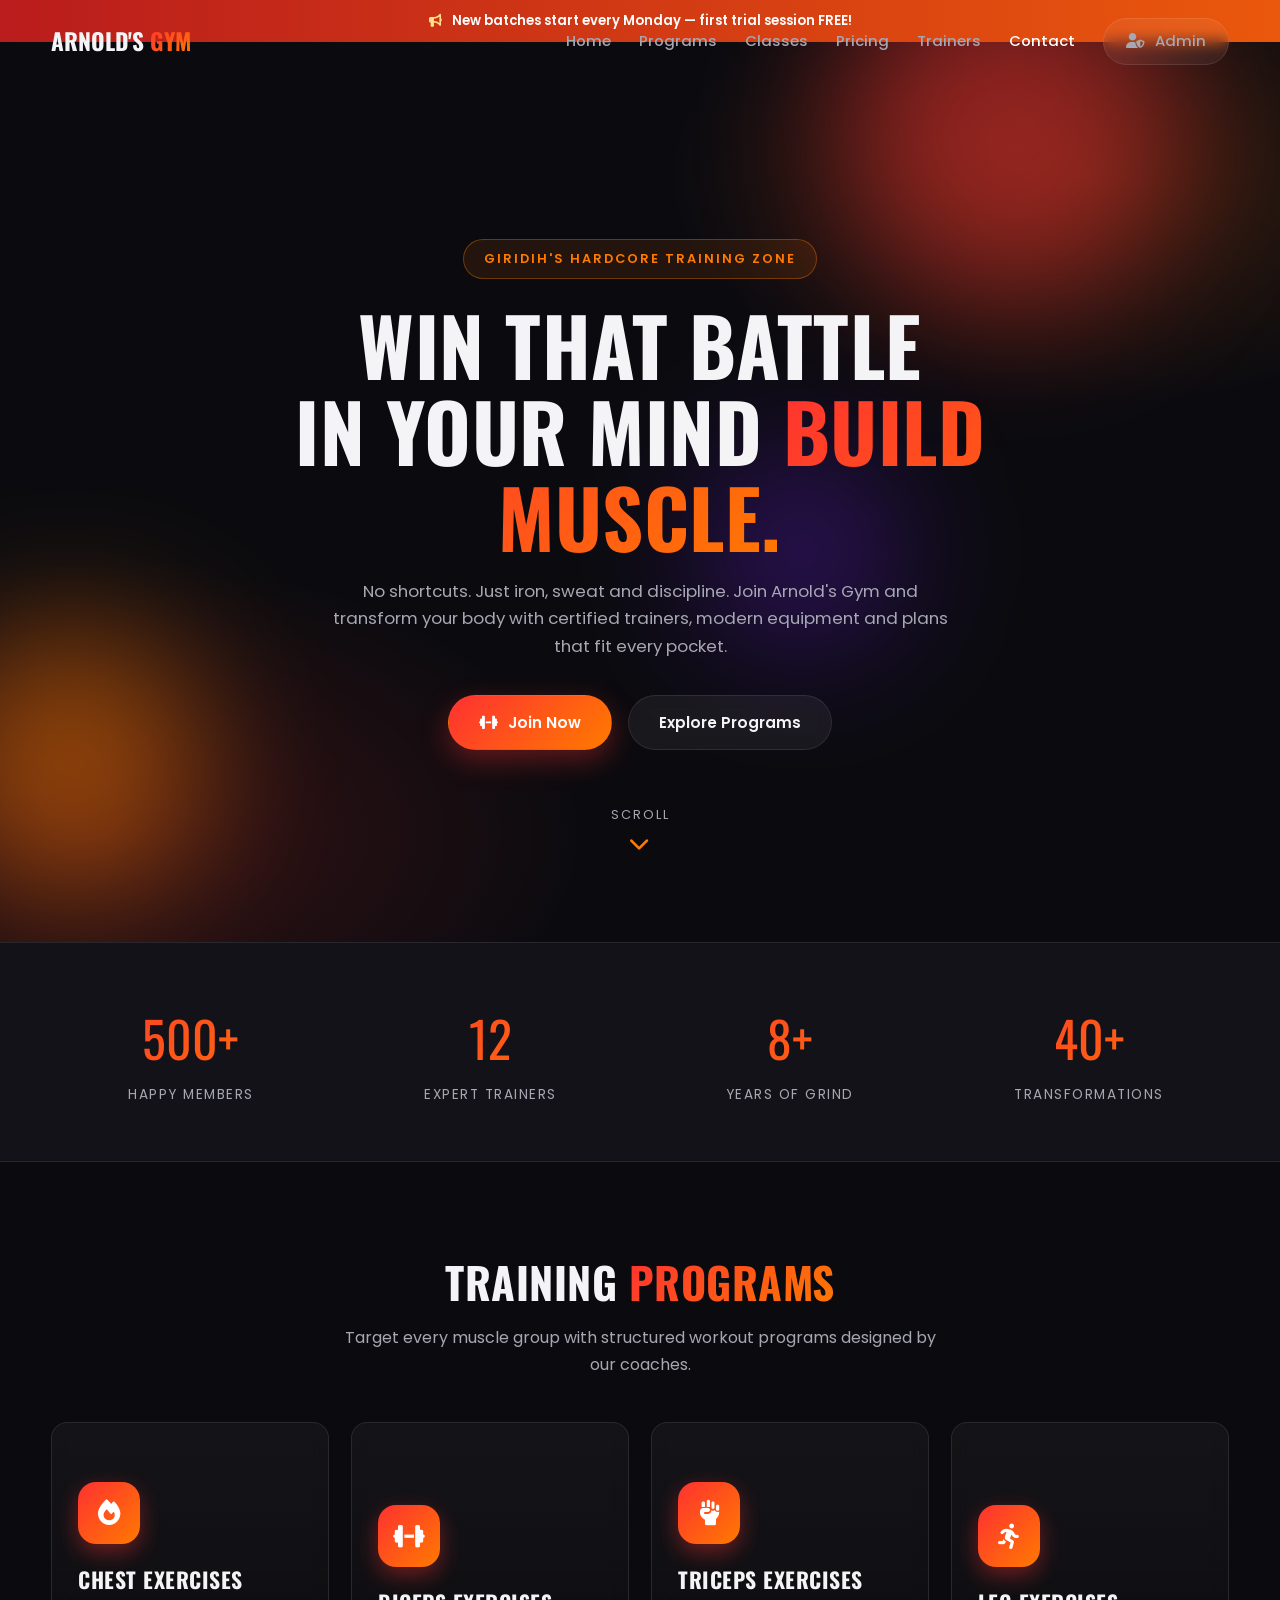
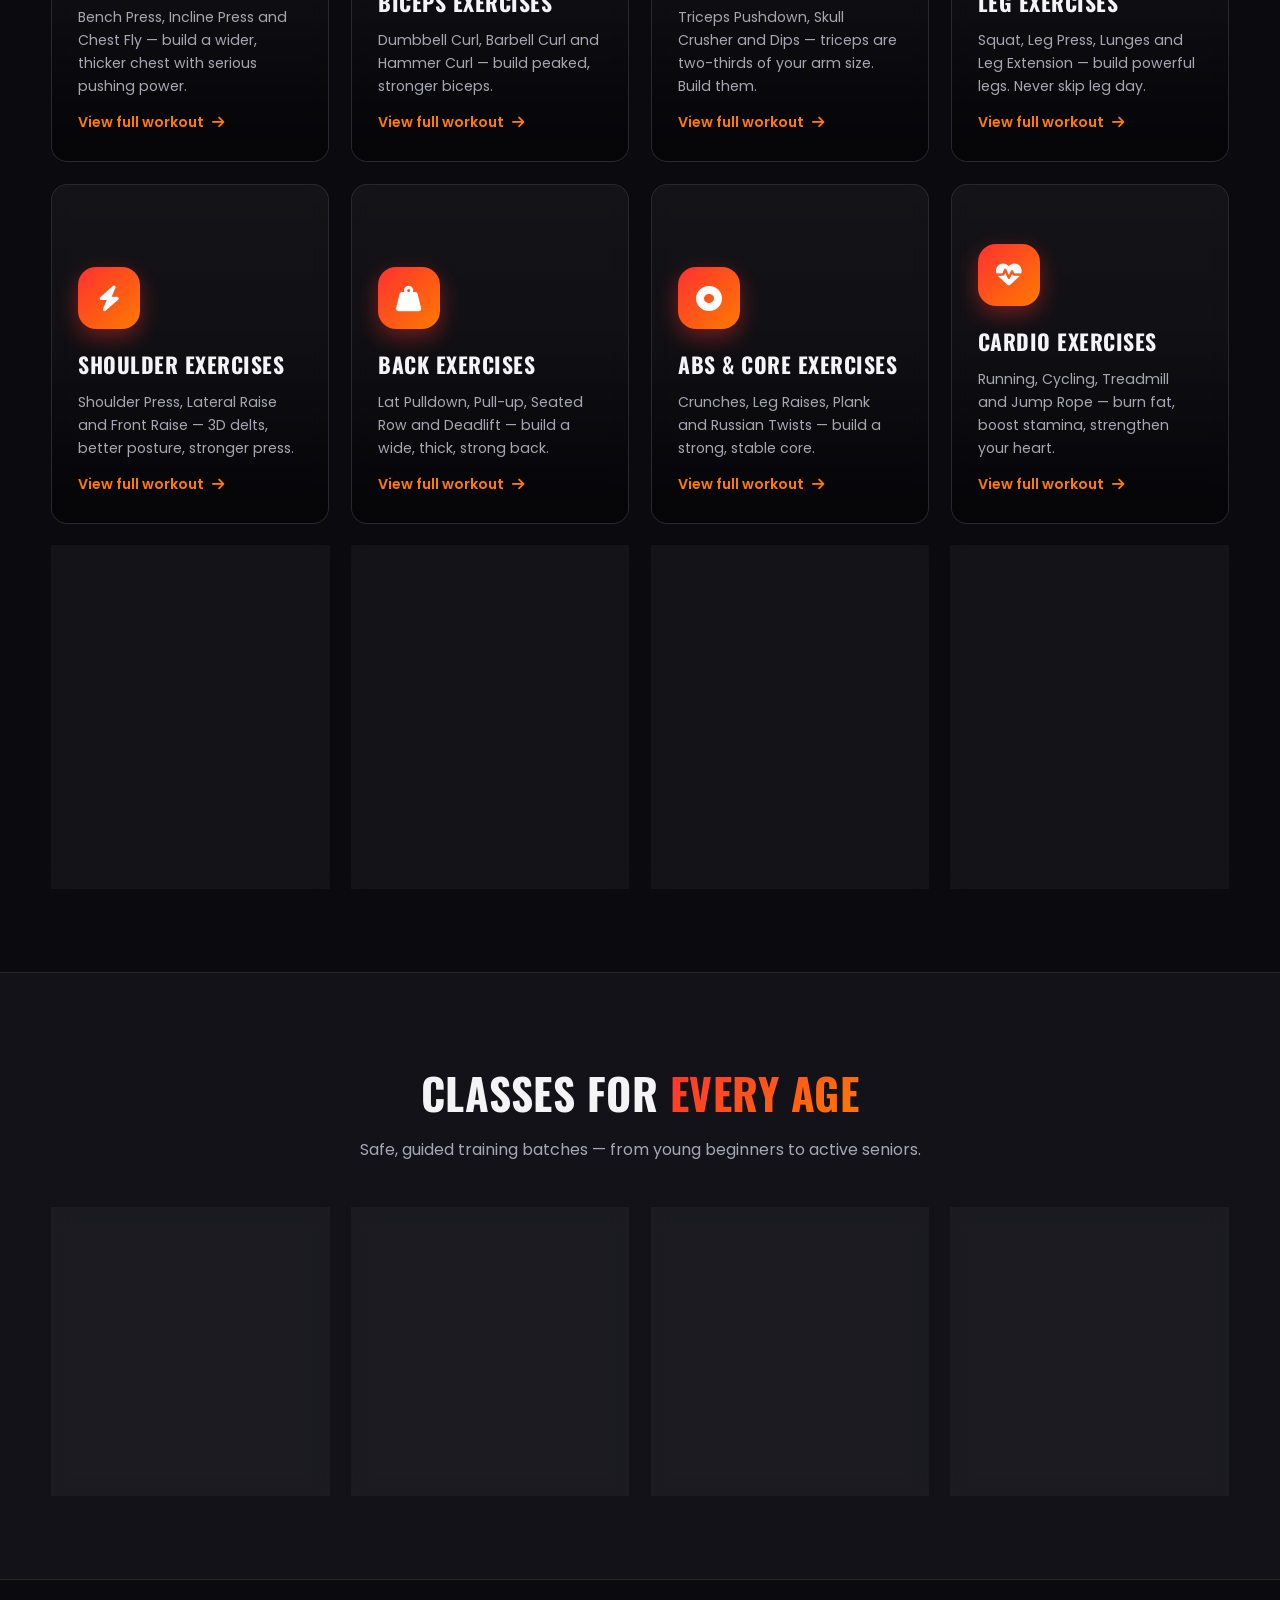
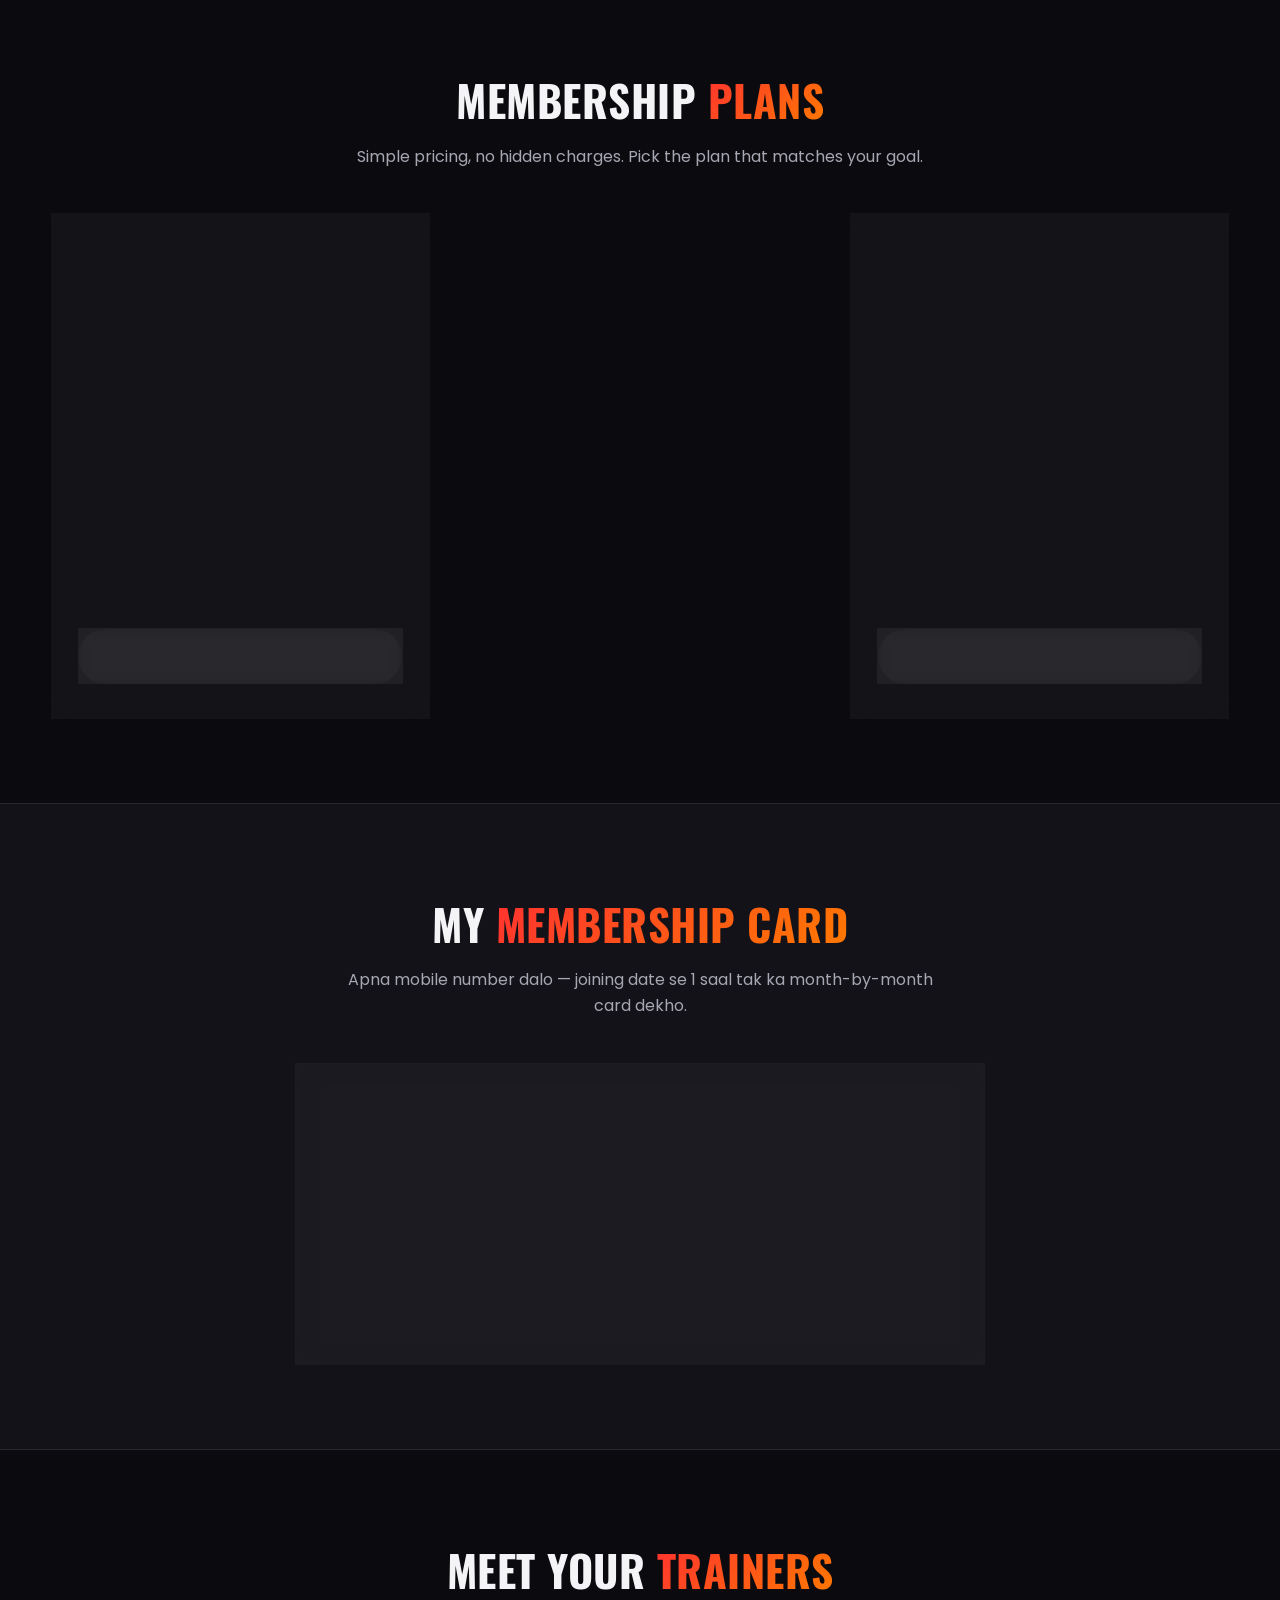
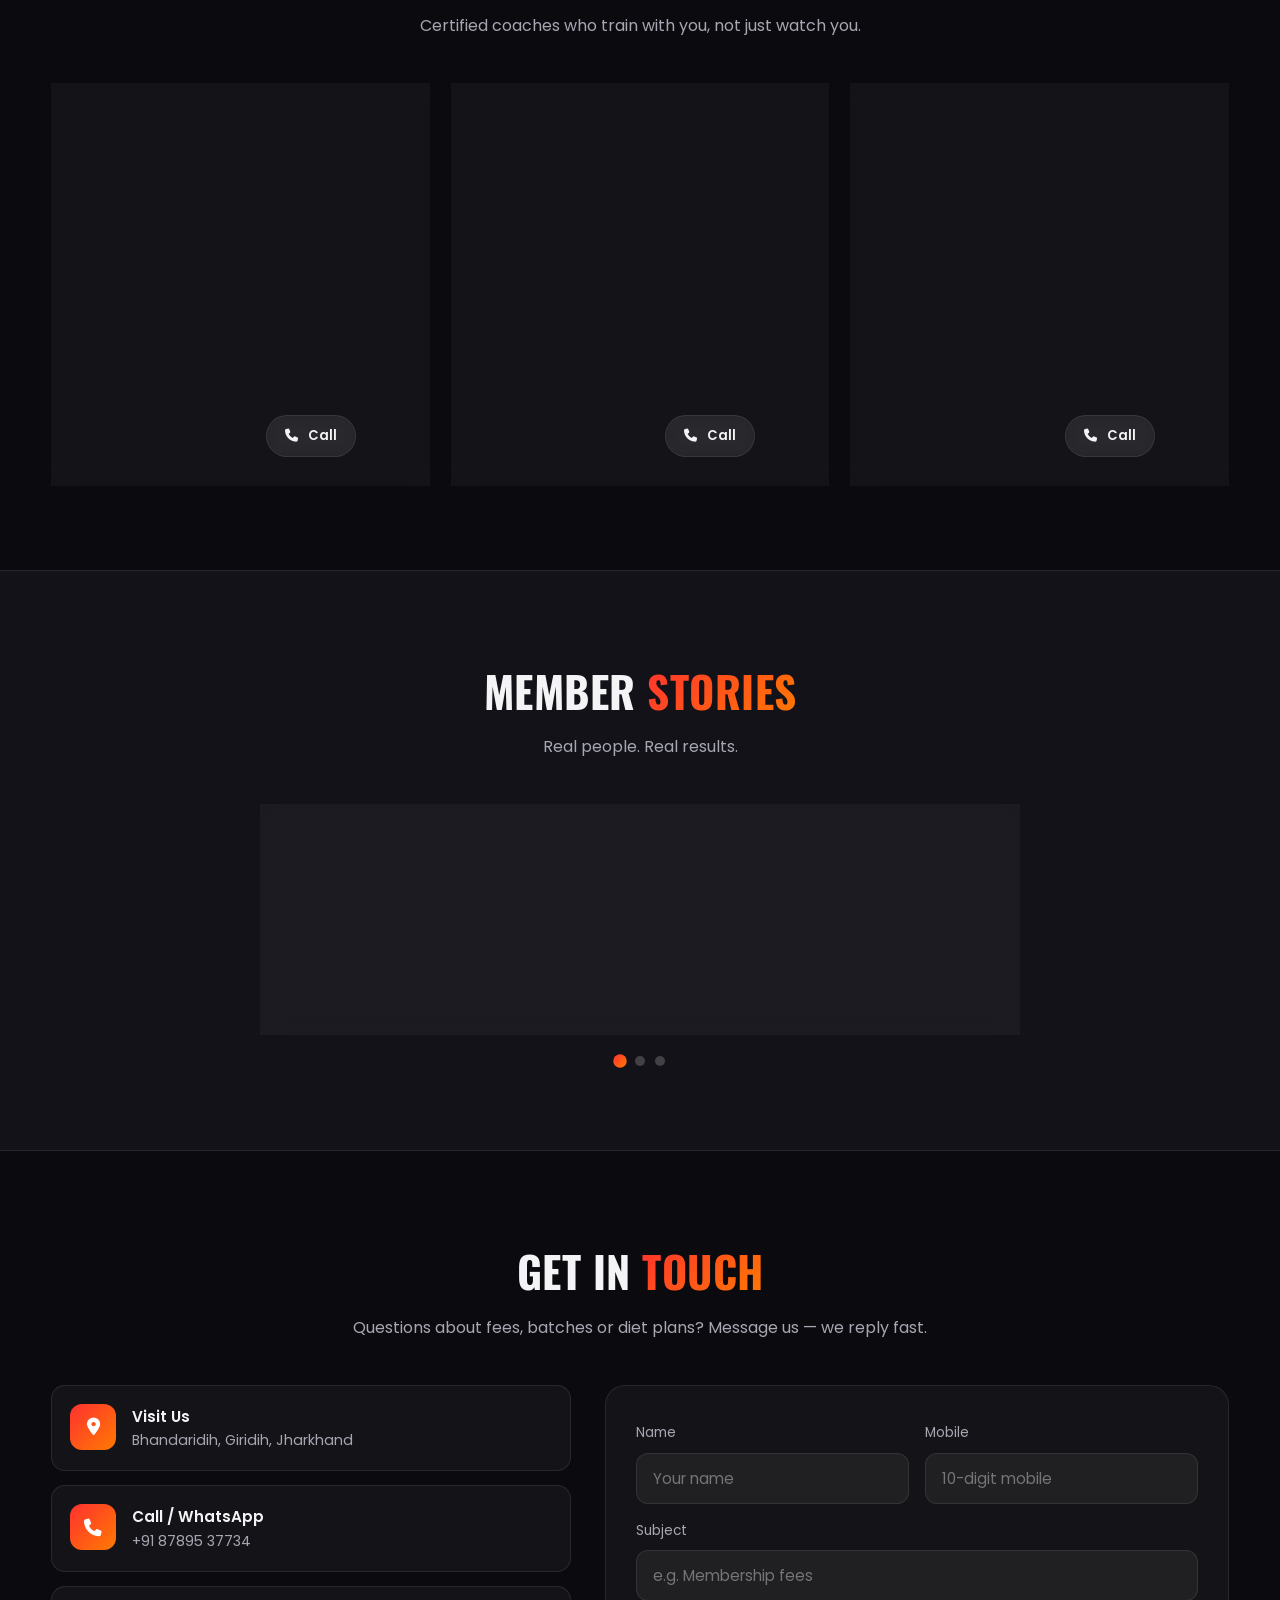
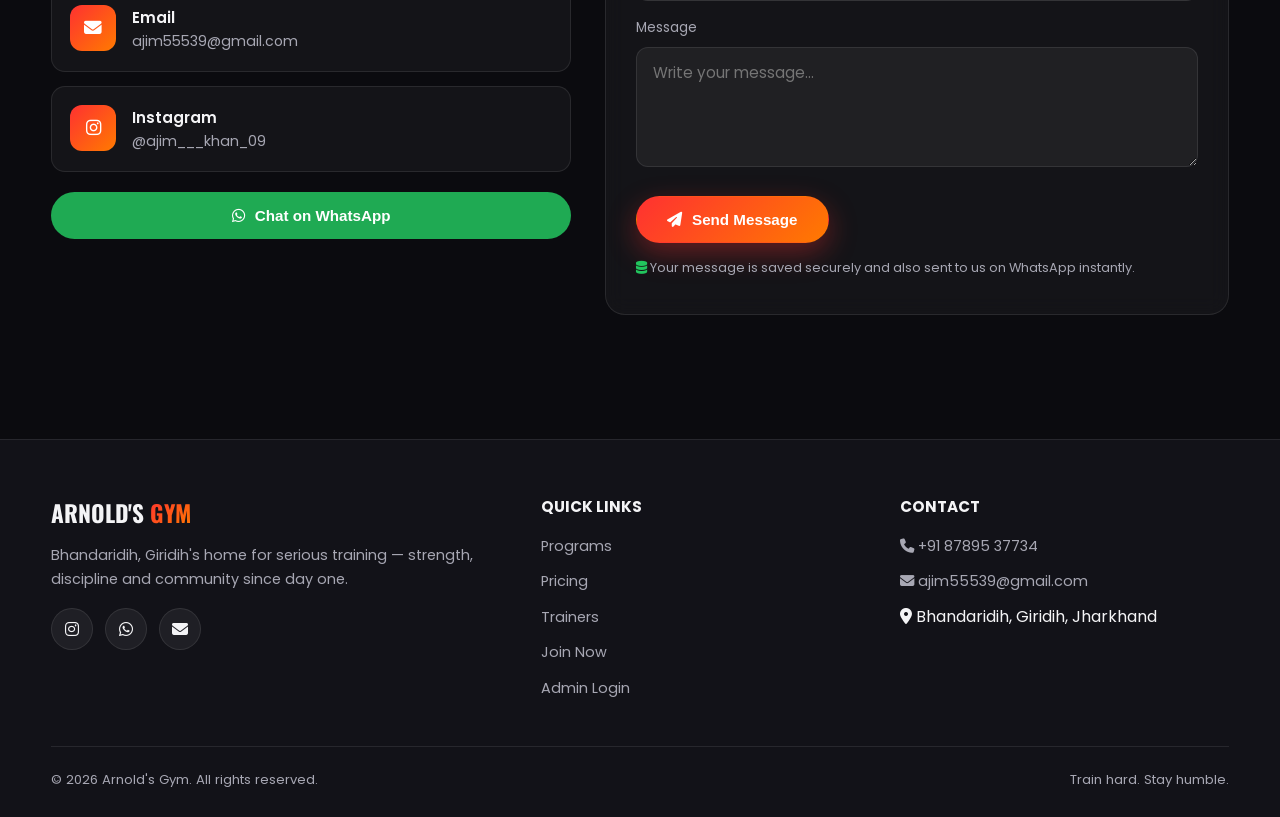
<file: index.html>
<!DOCTYPE html>
<html lang="en">
<head>
  <meta charset="UTF-8" />
  <meta name="viewport" content="width=device-width, initial-scale=1.0" />
  <title>Arnold's Gym — Train Hard, Stay Humble | Giridih, Jharkhand</title>
  <meta name="description" content="Arnold's Gym, Bhandaridih, Giridih — strength training, fat loss, personal coaching. Join the family." />
  <link rel="preconnect" href="https://fonts.googleapis.com" />
  <link rel="preconnect" href="https://fonts.gstatic.com" crossorigin />
  <link href="https://fonts.googleapis.com/css2?family=Oswald:wght@500;600;700&family=Poppins:wght@300;400;500;600;700&display=swap" rel="stylesheet" />
  <link rel="stylesheet" href="https://cdnjs.cloudflare.com/ajax/libs/font-awesome/6.5.2/css/all.min.css" />
  <link rel="stylesheet" href="assets/style.css" />
<script async src="https://pagead2.googlesyndication.com/pagead/js/adsbygoogle.js?client=ca-pub-8604289893167584"
     crossorigin="anonymous"></script>
</head>
<body>

  <!-- announcement bar (managed from Admin → Website Content) -->
  <div class="announce-bar" id="announceBar" hidden>
    <i class="fas fa-bullhorn"></i><span id="announceText"></span>
  </div>

  <!-- ============ NAVBAR ============ -->
  <nav class="navbar" id="navbar">
    <div class="nav-inner">
      <a href="#home" class="logo">Arnold's <span class="accent">Gym</span></a>
      <ul class="nav-links" id="navLinks">
        <li><a href="#home" class="active">Home</a></li>
        <li><a href="#programs">Programs</a></li>
        <li><a href="#classes">Classes</a></li>
        <li><a href="#pricing">Pricing</a></li>
        <li><a href="#trainers">Trainers</a></li>
        <li><a href="#contact">Contact</a></li>
        <li><a href="login.html" class="btn btn-ghost btn-sm nav-cta"><i class="fas fa-user-shield"></i> Admin</a></li>
      </ul>
      <button class="hamburger" id="hamburger" aria-label="Menu"><i class="fas fa-bars"></i></button>
    </div>
  </nav>

  <!-- ============ HERO ============ -->
  <header class="hero" id="home">
    <div class="blob blob-1"></div>
    <div class="blob blob-2"></div>
    <div class="blob blob-3"></div>
    <div class="container hero-grid">
      <span class="hero-kicker">Giridih's Hardcore Training Zone</span>
      <h1><span id="heroLine1">Win That Battle</span><br /><span id="heroLine2">In Your Mind</span> <span class="typed-wrap"><span id="typed"></span></span></h1>
      <p class="lead">No shortcuts. Just iron, sweat and discipline. Join Arnold's Gym and transform your body with certified trainers, modern equipment and plans that fit every pocket.</p>
      <div class="hero-cta">
        <a href="Registration.html" class="btn btn-grad"><i class="fas fa-dumbbell"></i> Join Now</a>
        <a href="#programs" class="btn btn-ghost">Explore Programs</a>
      </div>
      <div class="scroll-hint">Scroll<i class="fas fa-chevron-down"></i></div>
    </div>
  </header>

  <!-- ============ STATS ============ -->
  <div class="stats-band">
    <div class="container stats-grid">
      <div class="stat reveal"><div class="num"><span data-count="500">0</span>+</div><div class="lbl">Happy Members</div></div>
      <div class="stat reveal reveal-d1"><div class="num"><span data-count="12">0</span></div><div class="lbl">Expert Trainers</div></div>
      <div class="stat reveal reveal-d2"><div class="num"><span data-count="8">0</span>+</div><div class="lbl">Years Of Grind</div></div>
      <div class="stat reveal reveal-d3"><div class="num"><span data-count="40">0</span>+</div><div class="lbl">Transformations</div></div>
    </div>
  </div>

  <!-- ============ PROGRAMS ============ -->
  <section id="programs">
    <div class="container">
      <h2 class="sec-title reveal">Training <span class="accent">Programs</span></h2>
      <p class="sec-sub reveal">Target every muscle group with structured workout programs designed by our coaches.</p>
      <div class="cards" id="programsGrid">
        <p class="empty" style="grid-column:1/-1">Loading workouts…</p>
      </div>
    </div>
  </section>

  <!-- ============ CLASSES BY AGE ============ -->
  <section id="classes" style="background:var(--bg-2);border-top:1px solid var(--border);border-bottom:1px solid var(--border)">
    <div class="container">
      <h2 class="sec-title reveal">Classes For <span class="accent">Every Age</span></h2>
      <p class="sec-sub reveal">Safe, guided training batches — from young beginners to active seniors.</p>
      <div class="cards">
        <div class="card age-card reveal">
          <div class="age"><span>18 – 29</span></div>
          <p style="color:var(--muted);font-size:.9rem">Youth Power Batch</p>
          <ul>
            <li><i class="fas fa-check"></i>Strength & muscle building</li>
            <li><i class="fas fa-check"></i>Athletic conditioning</li>
            <li><i class="fas fa-check"></i>Fat-loss circuits</li>
          </ul>
        </div>
        <div class="card age-card reveal reveal-d1">
          <div class="age"><span>30 – 39</span></div>
          <p style="color:var(--muted);font-size:.9rem">Prime Fitness Batch</p>
          <ul>
            <li><i class="fas fa-check"></i>Balanced strength plans</li>
            <li><i class="fas fa-check"></i>Core & endurance work</li>
            <li><i class="fas fa-check"></i>Weight management</li>
          </ul>
        </div>
        <div class="card age-card reveal reveal-d2">
          <div class="age"><span>40 – 49</span></div>
          <p style="color:var(--muted);font-size:.9rem">Vitality Batch</p>
          <ul>
            <li><i class="fas fa-check"></i>Joint-friendly training</li>
            <li><i class="fas fa-check"></i>Flexibility & mobility</li>
            <li><i class="fas fa-check"></i>Posture correction</li>
          </ul>
        </div>
        <div class="card age-card reveal reveal-d3">
          <div class="age"><span>50+</span></div>
          <p style="color:var(--muted);font-size:.9rem">Active Life Batch</p>
          <ul>
            <li><i class="fas fa-check"></i>Safe supervised routines</li>
            <li><i class="fas fa-check"></i>Balance & bone strength</li>
            <li><i class="fas fa-check"></i>Daily energy boost</li>
          </ul>
        </div>
      </div>
    </div>
  </section>

  <!-- ============ PRICING ============ -->
  <section id="pricing">
    <div class="container">
      <h2 class="sec-title reveal">Membership <span class="accent">Plans</span></h2>
      <p class="sec-sub reveal">Simple pricing, no hidden charges. Pick the plan that matches your goal.</p>
      <div class="pricing" id="pricingGrid">
        <p class="empty" style="grid-column:1/-1">Loading plans…</p>
      </div>
    </div>
  </section>

  <!-- ============ MEMBERSHIP CARD ============ -->
  <section id="member-card" style="background:var(--bg-2);border-top:1px solid var(--border);border-bottom:1px solid var(--border)">
    <div class="container">
      <h2 class="sec-title reveal">My <span class="accent">Membership Card</span></h2>
      <p class="sec-sub reveal">Apna mobile number dalo — joining date se 1 saal tak ka month-by-month card dekho.</p>
      <div class="bmi-box reveal">
        <form id="cardForm">
          <div class="field">
            <label for="cardMobile">Mobile Number</label>
            <input type="tel" id="cardMobile" placeholder="e.g. 8789537734" inputmode="numeric" required />
          </div>
          <button type="submit" class="btn btn-grad" style="width:100%;justify-content:center"><i class="fas fa-id-card"></i> Get My Card</button>
        </form>
        <div class="bmi-result" id="cardResult">
          <p style="color:var(--muted)">Apna card dekhne ke liye upar mobile number dalo.</p>
        </div>
      </div>
    </div>
  </section>

  <!-- ============ TRAINERS ============ -->
  <section id="trainers">
    <div class="container">
      <h2 class="sec-title reveal">Meet Your <span class="accent">Trainers</span></h2>
      <p class="sec-sub reveal">Certified coaches who train with you, not just watch you.</p>
      <div class="cards" id="trainersGrid">
        <p class="empty" style="grid-column:1/-1">Loading trainers…</p>
      </div>
    </div>
  </section>

  <!-- ============ TESTIMONIALS ============ -->
  <section id="reviews" style="background:var(--bg-2);border-top:1px solid var(--border);border-bottom:1px solid var(--border)">
    <div class="container">
      <h2 class="sec-title reveal">Member <span class="accent">Stories</span></h2>
      <p class="sec-sub reveal">Real people. Real results.</p>
      <div class="testi-wrap reveal">
        <div class="testi-track">
          <div class="testi active">
            <div class="stars"><i class="fas fa-star"></i><i class="fas fa-star"></i><i class="fas fa-star"></i><i class="fas fa-star"></i><i class="fas fa-star"></i></div>
            <p>"Lost 12 kg in 4 months. Trainers personally check my diet every week — best gym in Giridih, no doubt."</p>
            <div class="who">Rohit Mahto<small>Lost 12 kg · Member since 2024</small></div>
          </div>
          <div class="testi">
            <div class="stars"><i class="fas fa-star"></i><i class="fas fa-star"></i><i class="fas fa-star"></i><i class="fas fa-star"></i><i class="fas fa-star"></i></div>
            <p>"As a beginner I was scared of heavy gyms. Here the coaches taught me every exercise step by step."</p>
            <div class="who">Priya Singh<small>Gained strength · Member since 2025</small></div>
          </div>
          <div class="testi">
            <div class="stars"><i class="fas fa-star"></i><i class="fas fa-star"></i><i class="fas fa-star"></i><i class="fas fa-star"></i><i class="fas fa-star-half-alt"></i></div>
            <p>"Good equipment, proper batches for every age, and fees that a student can afford. Highly recommended."</p>
            <div class="who">Aman Verma<small>Muscle gain · Member since 2023</small></div>
          </div>
        </div>
        <div class="testi-dots" id="testiDots"></div>
      </div>
    </div>
  </section>

  <!-- ============ CONTACT ============ -->
  <section id="contact">
    <div class="container">
      <h2 class="sec-title reveal">Get In <span class="accent">Touch</span></h2>
      <p class="sec-sub reveal">Questions about fees, batches or diet plans? Message us — we reply fast.</p>
      <div class="contact-grid">
        <div class="contact-info reveal">
          <div class="row">
            <i class="fas fa-location-dot"></i>
            <div><div class="h">Visit Us</div><div class="s">Bhandaridih, Giridih, Jharkhand</div></div>
          </div>
          <div class="row">
            <i class="fas fa-phone"></i>
            <div><div class="h">Call / WhatsApp</div><div class="s"><a href="tel:918789537734">+91 87895 37734</a></div></div>
          </div>
          <div class="row">
            <i class="fas fa-envelope"></i>
            <div><div class="h">Email</div><div class="s"><a href="mailto:ajim55539@gmail.com">ajim55539@gmail.com</a></div></div>
          </div>
          <div class="row">
            <i class="fab fa-instagram"></i>
            <div><div class="h">Instagram</div><div class="s"><a href="https://www.instagram.com/ajim___khan_09/" target="_blank" rel="noopener">@ajim___khan_09</a></div></div>
          </div>
          <button class="btn btn-whatsapp" id="waDirectBtn" style="width:100%;justify-content:center;margin-top:6px"><i class="fab fa-whatsapp"></i> Chat on WhatsApp</button>
        </div>
        <form class="contact-form reveal reveal-d1" id="contactForm">
          <div class="form-grid">
            <div class="field"><label for="cfName">Name</label><input id="cfName" name="name" type="text" placeholder="Your name" required /></div>
            <div class="field"><label for="cfMobile">Mobile</label><input id="cfMobile" name="mobile" type="tel" placeholder="10-digit mobile" required /></div>
            <div class="field full"><label for="cfSubject">Subject</label><input id="cfSubject" name="subject" type="text" placeholder="e.g. Membership fees" /></div>
            <div class="field full"><label for="cfMsg">Message</label><textarea id="cfMsg" name="message" rows="4" placeholder="Write your message..." required></textarea></div>
          </div>
          <div class="form-actions">
            <button type="submit" class="btn btn-grad"><i class="fas fa-paper-plane"></i> Send Message</button>
          </div>
          <p class="form-note"><i class="fas fa-database"></i> Your message is saved securely and also sent to us on WhatsApp instantly.</p>
        </form>
      </div>
    </div>
  </section>

  <!-- ============ FOOTER ============ -->
  <footer>
    <div class="container">
      <div class="footer-grid">
        <div>
          <a href="#home" class="logo">Arnold's <span class="accent">Gym</span></a>
          <p style="margin-top:12px">Bhandaridih, Giridih's home for serious training — strength, discipline and community since day one.</p>
          <div class="socials">
            <a href="https://www.instagram.com/ajim___khan_09/" target="_blank" rel="noopener" aria-label="Instagram"><i class="fab fa-instagram"></i></a>
            <a href="https://wa.me/918789537734" target="_blank" rel="noopener" aria-label="WhatsApp"><i class="fab fa-whatsapp"></i></a>
            <a href="mailto:ajim55539@gmail.com" aria-label="Email"><i class="fas fa-envelope"></i></a>
          </div>
        </div>
        <div>
          <h4>Quick Links</h4>
          <ul>
            <li><a href="#programs">Programs</a></li>
            <li><a href="#pricing">Pricing</a></li>
            <li><a href="#trainers">Trainers</a></li>
            <li><a href="Registration.html">Join Now</a></li>
            <li><a href="login.html">Admin Login</a></li>
          </ul>
        </div>
        <div>
          <h4>Contact</h4>
          <ul>
            <li><a href="tel:918789537734"><i class="fas fa-phone"></i> +91 87895 37734</a></li>
            <li><a href="mailto:ajim55539@gmail.com"><i class="fas fa-envelope"></i> ajim55539@gmail.com</a></li>
            <li><i class="fas fa-location-dot"></i> Bhandaridih, Giridih, Jharkhand</li>
          </ul>
        </div>
      </div>
      <div class="footer-bottom">
        <span>© 2026 Arnold's Gym. All rights reserved.</span>
        <span>Train hard. Stay humble.</span>
      </div>
    </div>
  </footer>

  <script src="assets/config.js"></script>
  <script src="assets/sheets.js"></script>
  <script src="assets/app.js"></script>
</body>
</html>
</file>
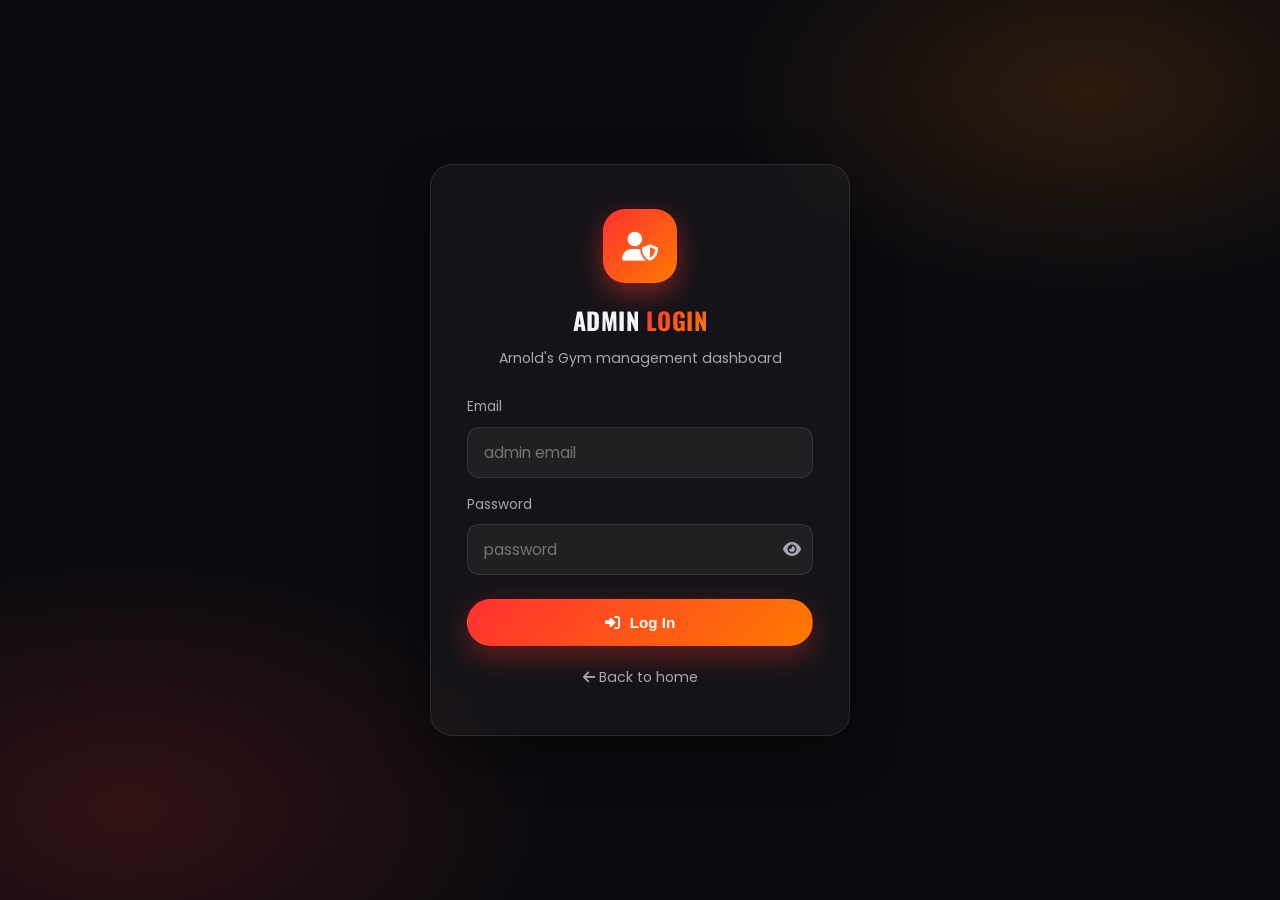
<file: login.html>
<!DOCTYPE html>
<html lang="en">
<head>
  <meta charset="UTF-8" />
  <meta name="viewport" content="width=device-width, initial-scale=1.0" />
  <title>Admin Login — Arnold's Gym</title>
  <link rel="preconnect" href="https://fonts.googleapis.com" />
  <link href="https://fonts.googleapis.com/css2?family=Oswald:wght@500;600;700&family=Poppins:wght@300;400;500;600;700&display=swap" rel="stylesheet" />
  <link rel="stylesheet" href="https://cdnjs.cloudflare.com/ajax/libs/font-awesome/6.5.2/css/all.min.css" />
  <link rel="stylesheet" href="assets/style.css" />
  <style>
    body { min-height: 100svh; display: grid; place-items: center; padding: 24px;
      background:
        radial-gradient(600px 340px at 85% 10%, rgba(255,122,0,.14), transparent 60%),
        radial-gradient(700px 420px at 10% 90%, rgba(255,49,49,.16), transparent 60%),
        var(--bg); }
    .login-card {
      width: min(420px, 100%);
      background: var(--card); border: 1px solid var(--border); border-radius: 22px;
      padding: 44px 36px; backdrop-filter: blur(14px); -webkit-backdrop-filter: blur(14px);
      box-shadow: var(--shadow); text-align: center;
      animation: pop .5s ease;
    }
    @keyframes pop { from { opacity: 0; transform: translateY(24px) scale(.98); } }
    .login-icon {
      width: 74px; height: 74px; border-radius: 22px; margin: 0 auto 18px;
      display: grid; place-items: center; font-size: 1.8rem; color: #fff;
      background: var(--grad); box-shadow: 0 10px 26px rgba(255,49,49,.45);
    }
    .login-card h2 { text-transform: uppercase; margin-bottom: 6px; }
    .login-card .sub { color: var(--muted); font-size: .88rem; margin-bottom: 26px; }
    .login-card .field { text-align: left; margin-bottom: 16px; }
    .pw-wrap { position: relative; }
    .pw-wrap button {
      position: absolute; right: 12px; top: 50%; transform: translateY(-50%);
      background: none; border: none; color: var(--muted); cursor: pointer; font-size: 1rem;
    }
    .login-err {
      display: none; background: rgba(255,49,49,.1); border: 1px solid rgba(255,49,49,.4);
      color: #ff8080; font-size: .85rem; border-radius: 10px; padding: 10px 14px; margin-bottom: 16px;
    }
    .login-err.show { display: block; }
    .back-link { display: inline-block; margin-top: 20px; color: var(--muted); font-size: .88rem; }
    .back-link:hover { color: var(--orange); }
    @media (max-width: 480px) {
      body { padding: 16px; }
      .login-card { padding: 32px 22px; }
      .login-icon { width: 62px; height: 62px; font-size: 1.5rem; }
    }
  </style>
</head>
<body>
  <div class="login-card">
    <div class="login-icon"><i class="fas fa-user-shield"></i></div>
    <h2>Admin <span class="accent" style="background:var(--grad);-webkit-background-clip:text;background-clip:text;color:transparent">Login</span></h2>
    <p class="sub">Arnold's Gym management dashboard</p>

    <div class="login-err" id="loginErr"><i class="fas fa-exclamation-circle"></i> Invalid email or password.</div>

    <form id="loginForm">
      <div class="field">
        <label for="email">Email</label>
        <input type="email" id="email" placeholder="admin email" required autocomplete="username" />
      </div>
      <div class="field">
        <label for="password">Password</label>
        <div class="pw-wrap">
          <input type="password" id="password" placeholder="password" required autocomplete="current-password" />
          <button type="button" id="pwToggle" aria-label="Show password"><i class="fas fa-eye"></i></button>
        </div>
      </div>
      <button type="submit" class="btn btn-grad" style="width:100%;justify-content:center;margin-top:8px">
        <i class="fas fa-right-to-bracket"></i> Log In
      </button>
    </form>

    <a class="back-link" href="index.html"><i class="fas fa-arrow-left"></i> Back to home</a>
  </div>

  <script src="assets/config.js"></script>
  <script src="assets/sheets.js"></script>
  <script src="assets/login.js"></script>
  <script>
    // gym name branding (Settings → Gym Name in admin panel)
    document.addEventListener("DOMContentLoaded", () => {
      api.getSiteContent().then((c) => { if (c) applyGymName(gymNameOf(c)); }).catch(() => {});
    });
  </script>
</body>
</html>
</file>
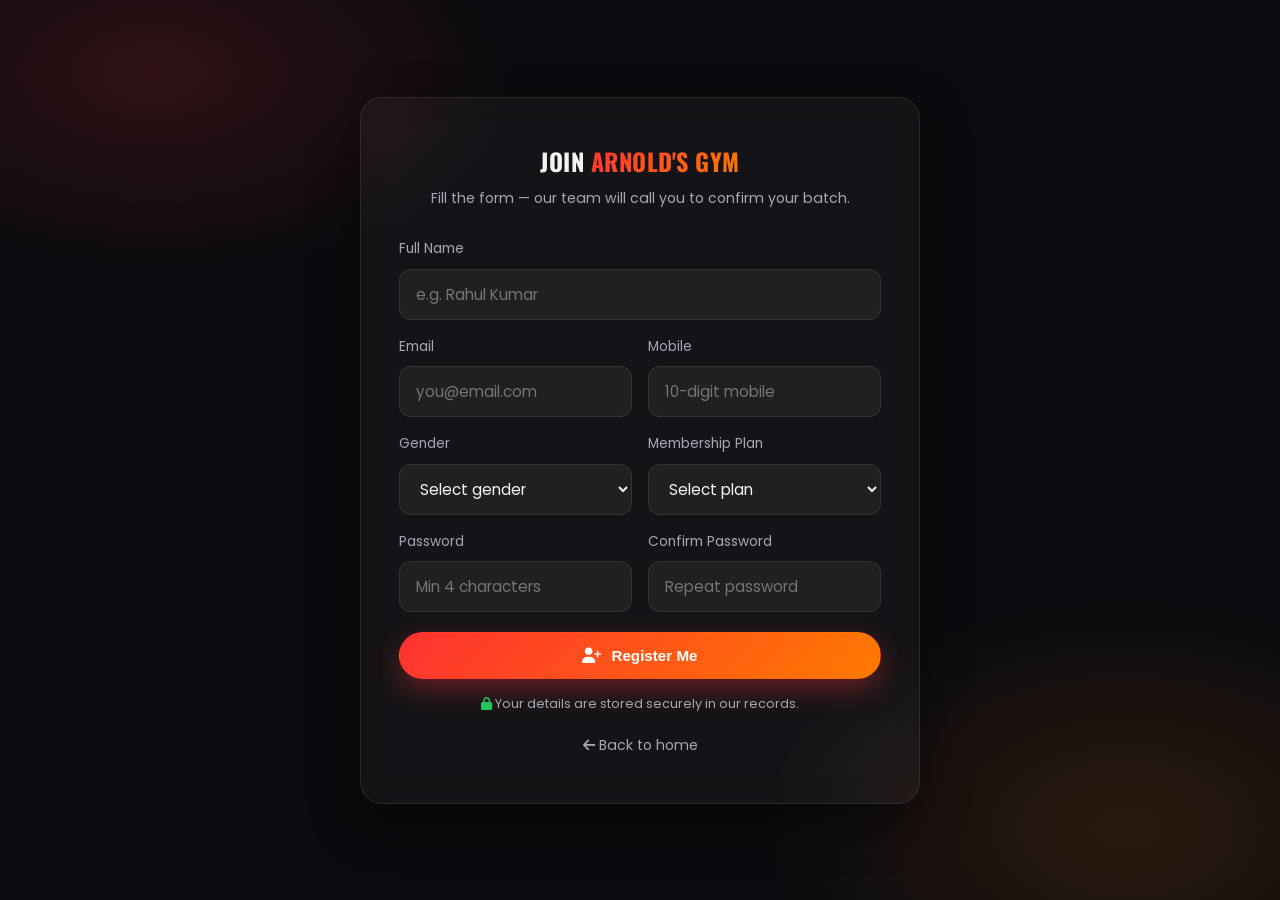
<file: Registration.html>
<!DOCTYPE html>
<html lang="en">
<head>
  <meta charset="UTF-8" />
  <meta name="viewport" content="width=device-width, initial-scale=1.0" />
  <title>Join Arnold's Gym — Member Registration</title>
  <link rel="preconnect" href="https://fonts.googleapis.com" />
  <link href="https://fonts.googleapis.com/css2?family=Oswald:wght@500;600;700&family=Poppins:wght@300;400;500;600;700&display=swap" rel="stylesheet" />
  <link rel="stylesheet" href="https://cdnjs.cloudflare.com/ajax/libs/font-awesome/6.5.2/css/all.min.css" />
  <link rel="stylesheet" href="assets/style.css" />
  <style>
    body { min-height: 100svh; display: grid; place-items: center; padding: 32px 18px;
      background:
        radial-gradient(600px 340px at 12% 8%, rgba(255,49,49,.15), transparent 60%),
        radial-gradient(600px 380px at 88% 92%, rgba(255,122,0,.13), transparent 60%),
        var(--bg); }
    .reg-card {
      width: min(560px, 100%);
      background: var(--card); border: 1px solid var(--border); border-radius: 22px;
      padding: 44px 38px; backdrop-filter: blur(14px); -webkit-backdrop-filter: blur(14px);
      box-shadow: var(--shadow); animation: pop .5s ease;
    }
    @keyframes pop { from { opacity: 0; transform: translateY(24px); } }
    .reg-card h2 { text-transform: uppercase; text-align: center; margin-bottom: 6px; }
    .reg-card h2 .accent { background: var(--grad); -webkit-background-clip: text; background-clip: text; color: transparent; }
    .reg-card .sub { text-align: center; color: var(--muted); font-size: .88rem; margin-bottom: 28px; }
    .pw-row { display: grid; grid-template-columns: 1fr 1fr; gap: 16px; }
    @media (max-width: 520px) { .pw-row { grid-template-columns: 1fr; } }
    /* success overlay */
    .success-view { display: none; text-align: center; padding: 30px 0; }
    .success-view.show { display: block; animation: pop .5s ease; }
    .check-ring {
      width: 96px; height: 96px; border-radius: 50%; margin: 0 auto 22px;
      display: grid; place-items: center; font-size: 2.6rem; color: #fff;
      background: linear-gradient(135deg, #22c55e, #16a34a);
      box-shadow: 0 0 0 12px rgba(34,197,94,.15), 0 14px 34px rgba(34,197,94,.4);
      animation: ring .7s ease;
    }
    @keyframes ring { 0% { transform: scale(.4); opacity: 0; } 60% { transform: scale(1.12); } 100% { transform: scale(1); } }
    .form-view.hidden { display: none; }
    @media (max-width: 480px) {
      body { padding: 20px 12px; }
      .reg-card { padding: 32px 20px; }
      .check-ring { width: 78px; height: 78px; font-size: 2rem; }
    }
  </style>
</head>
<body>
  <div class="reg-card">
    <!-- form view -->
    <div class="form-view" id="formView">
      <h2>Join <span class="accent">Arnold's Gym</span></h2>
      <p class="sub">Fill the form — our team will call you to confirm your batch.</p>
      <form id="regForm">
        <div class="form-grid">
          <div class="field full"><label for="rName">Full Name</label><input id="rName" name="name" type="text" placeholder="e.g. Rahul Kumar" required /></div>
          <div class="field"><label for="rEmail">Email</label><input id="rEmail" name="email" type="email" placeholder="you@email.com" required /></div>
          <div class="field"><label for="rMobile">Mobile</label><input id="rMobile" name="mobile" type="tel" pattern="[0-9]{10}" placeholder="10-digit mobile" required /></div>
          <div class="field"><label for="rGender">Gender</label>
            <select id="rGender" name="gender" required>
              <option value="" disabled selected>Select gender</option>
              <option>Male</option><option>Female</option><option>Other</option>
            </select>
          </div>
          <div class="field"><label for="rPlan">Membership Plan</label>
            <select id="rPlan" name="plan" required>
              <option value="" disabled selected>Select plan</option>
              <option>Monthly — ₹800</option>
              <option>Quarterly — ₹2,000</option>
              <option>Yearly — ₹7,000</option>
            </select>
          </div>
          <div class="field full pw-row" style="grid-column:1/-1">
            <div class="field"><label for="rPass">Password</label><input id="rPass" name="password" type="password" minlength="4" placeholder="Min 4 characters" required /></div>
            <div class="field"><label for="rPass2">Confirm Password</label><input id="rPass2" type="password" placeholder="Repeat password" required /></div>
          </div>
        </div>
        <div class="form-actions">
          <button type="submit" class="btn btn-grad" id="regBtn" style="width:100%;justify-content:center"><i class="fas fa-user-plus"></i> Register Me</button>
        </div>
        <p class="form-note" style="text-align:center"><i class="fas fa-lock"></i> Your details are stored securely in our records.</p>
      </form>
      <div style="text-align:center;margin-top:18px"><a href="index.html" style="color:var(--muted);font-size:.88rem"><i class="fas fa-arrow-left"></i> Back to home</a></div>
    </div>

    <!-- success view -->
    <div class="success-view" id="successView">
      <div class="check-ring"><i class="fas fa-check"></i></div>
      <h2>Welcome To The <span class="accent">Family</span></h2>
      <p class="sub" id="successMsg">Registration successful! We will call you shortly.</p>
      <a href="index.html" class="btn btn-grad"><i class="fas fa-home"></i> Back To Home</a>
    </div>
  </div>

  <script src="assets/config.js"></script>
  <script src="assets/sheets.js"></script>
  <script>
    document.addEventListener("DOMContentLoaded", () => {
      // gym name branding (Settings → Gym Name in admin panel)
      api.getSiteContent().then((c) => { if (c) applyGymName(gymNameOf(c)); }).catch(() => {});
      // pre-select plan from ?plan=Monthly link on pricing cards
      const q = new URLSearchParams(location.search).get("plan");
      if (q) {
        const sel = document.getElementById("rPlan");
        [...sel.options].forEach((o) => { if (o.text.startsWith(q)) sel.value = o.value; });
      }

      const form = document.getElementById("regForm");
      const btn = document.getElementById("regBtn");

      form.addEventListener("submit", async (e) => {
        e.preventDefault();
        const p1 = document.getElementById("rPass").value;
        const p2 = document.getElementById("rPass2").value;
        if (p1 !== p2) { toast("Passwords do not match.", "error"); return; }

        const payload = {
          name: form.name.value.trim(),
          email: form.email.value.trim(),
          mobile: form.mobile.value.trim(),
          gender: form.gender.value,
          plan: form.plan.value,
          password: p1, // stored as-is in the sheet (owner-managed)
        };

        btn.disabled = true;
        btn.innerHTML = '<i class="fas fa-spinner fa-spin"></i> Registering...';
        try {
          const r = await api.register(payload);
          if (r && r.ok) {
            document.getElementById("formView").classList.add("hidden");
            document.getElementById("successView").classList.add("show");
            document.getElementById("successMsg").textContent =
              `Thanks ${payload.name}! Your ${payload.plan.split(" — ")[0]} request is saved. We will call you shortly.`;
          } else throw new Error((r && r.error) || "failed");
        } catch (err) {
          toast("Could not save right now. Please try again.", "error");
          btn.disabled = false;
          btn.innerHTML = '<i class="fas fa-user-plus"></i> Register Me';
        }
      });
    });

    function toast(msg, type = "ok") {
      let t = document.querySelector(".toast");
      if (!t) { t = document.createElement("div"); t.className = "toast"; document.body.appendChild(t); }
      t.className = "toast " + type;
      t.innerHTML = `<i class="fas ${type === "ok" ? "fa-check-circle" : "fa-exclamation-circle"}"></i>${msg}`;
      requestAnimationFrame(() => t.classList.add("show"));
      clearTimeout(t._h);
      t._h = setTimeout(() => t.classList.remove("show"), 4200);
    }
  </script>
</body>
</html>
</file>
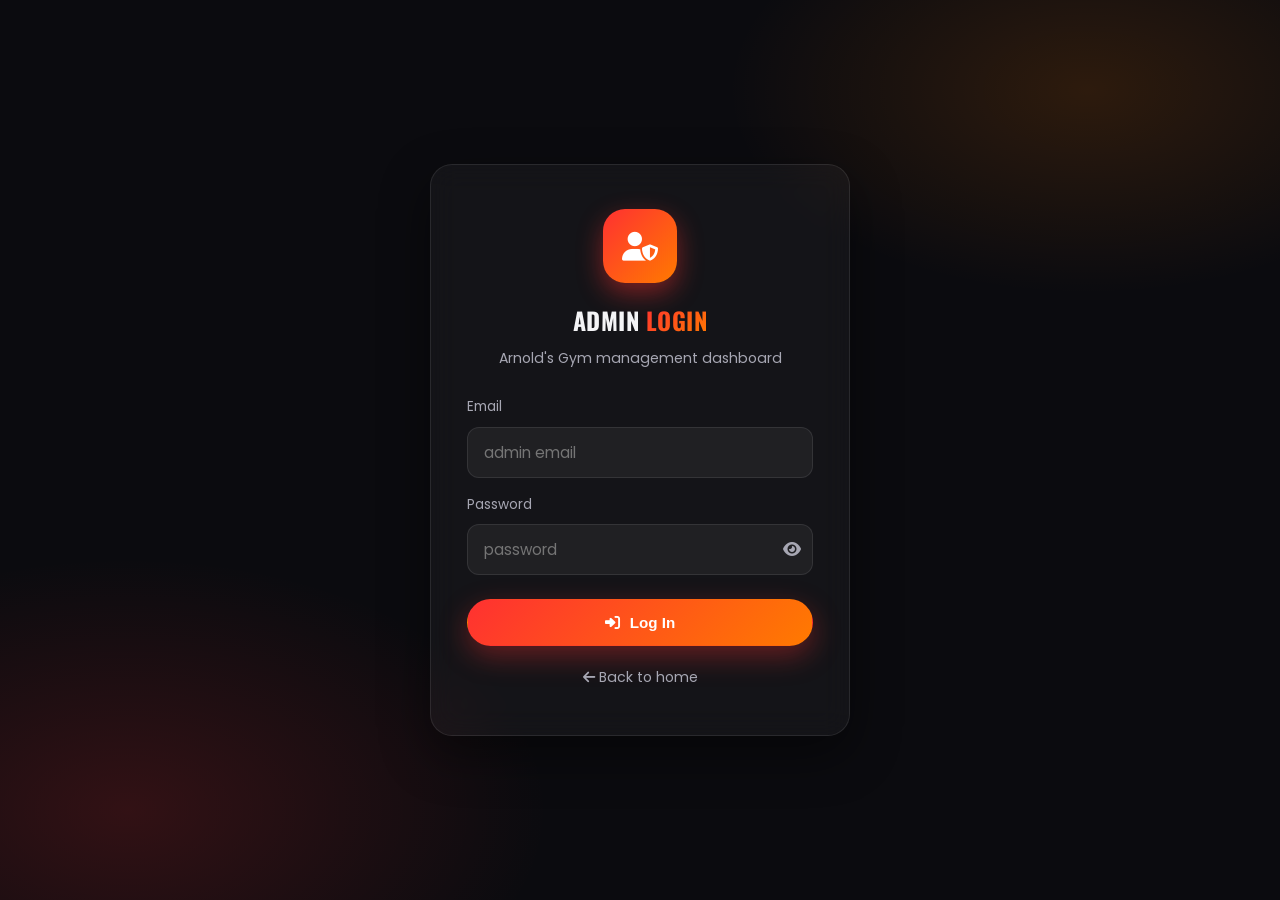
<file: mirror/login.html>
<!DOCTYPE html>
<html lang="en">
<head>
  <meta charset="UTF-8" />
  <meta name="viewport" content="width=device-width, initial-scale=1.0" />
  <title>Admin Login — Arnold's Gym</title>
  <link rel="preconnect" href="https://fonts.googleapis.com" />
  <link href="https://fonts.googleapis.com/css2?family=Oswald:wght@500;600;700&family=Poppins:wght@300;400;500;600;700&display=swap" rel="stylesheet" />
  <link rel="stylesheet" href="https://cdnjs.cloudflare.com/ajax/libs/font-awesome/6.5.2/css/all.min.css" />
  <style>
/* ============================================================
   Arnold's Gym v2 — dark theme stylesheet
   Palette:  bg #0b0b0f · accent gradient #ff3131 → #ff7a00
   Fonts:    Oswald (headings) · Poppins (body)
   ============================================================ */

:root {
  --bg: #0b0b0f;
  --bg-2: #121218;
  --bg-3: #18181f;
  --card: rgba(255, 255, 255, 0.04);
  --border: rgba(255, 255, 255, 0.09);
  --text: #f4f4f6;
  --muted: #a7a7b3;
  --red: #ff3131;
  --orange: #ff7a00;
  --grad: linear-gradient(135deg, #ff3131, #ff7a00);
  --green: #22c55e;
  --amber: #f59e0b;
  --radius: 16px;
  --shadow: 0 18px 50px rgba(0, 0, 0, 0.45);
}

* { margin: 0; padding: 0; box-sizing: border-box; }

html { scroll-behavior: smooth; }

body {
  background: var(--bg);
  color: var(--text);
  font-family: "Poppins", system-ui, sans-serif;
  line-height: 1.65;
  overflow-x: hidden;
}

img { max-width: 100%; display: block; }
a { color: inherit; text-decoration: none; }

h1, h2, h3, .font-head {
  font-family: "Oswald", "Poppins", sans-serif;
  letter-spacing: 0.5px;
}

.container { width: min(1180px, 92%); margin: 0 auto; }
section { padding: 84px 0; }

.sec-title {
  font-size: clamp(1.9rem, 4vw, 2.7rem);
  text-transform: uppercase;
  text-align: center;
  margin-bottom: 8px;
}
.sec-title .accent {
  background: var(--grad);
  -webkit-background-clip: text;
  background-clip: text;
  color: transparent;
}
.sec-sub {
  text-align: center;
  color: var(--muted);
  max-width: 620px;
  margin: 0 auto 44px;
}

/* ---------- buttons ---------- */
.btn {
  display: inline-flex; align-items: center; gap: 10px;
  padding: 14px 30px;
  border-radius: 999px;
  font-weight: 600; font-size: 0.95rem;
  border: 1px solid transparent;
  cursor: pointer;
  transition: transform 0.25s ease, box-shadow 0.25s ease, background 0.25s ease;
}
.btn-grad {
  background: var(--grad); color: #fff;
  box-shadow: 0 10px 28px rgba(255, 49, 49, 0.35);
}
.btn-grad:hover { transform: translateY(-3px); box-shadow: 0 16px 36px rgba(255, 49, 49, 0.5); }
.btn-ghost {
  background: rgba(255, 255, 255, 0.06);
  border-color: var(--border);
  backdrop-filter: blur(8px);
}
.btn-ghost:hover { transform: translateY(-3px); border-color: var(--orange); }
.btn-whatsapp { background: #1faa53; color: #fff; }
.btn-whatsapp:hover { transform: translateY(-3px); box-shadow: 0 12px 30px rgba(31, 170, 83, 0.45); }
.btn-sm { padding: 9px 18px; font-size: 0.82rem; }

/* ---------- navbar ---------- */
.navbar {
  position: fixed; top: 0; left: 0; right: 0; z-index: 100;
  transition: background 0.3s ease, box-shadow 0.3s ease, padding 0.3s ease;
  padding: 18px 0;
}
.navbar .nav-inner {
  width: min(1180px, 92%); margin: 0 auto;
  display: flex; align-items: center; justify-content: space-between;
}
.navbar.scrolled {
  background: rgba(11, 11, 15, 0.78);
  backdrop-filter: blur(14px);
  -webkit-backdrop-filter: blur(14px);
  box-shadow: 0 8px 30px rgba(0, 0, 0, 0.5);
  padding: 12px 0;
}
.logo {
  font-family: "Oswald", sans-serif;
  font-size: 1.45rem; font-weight: 700; text-transform: uppercase;
}
.logo .accent {
  background: var(--grad); -webkit-background-clip: text; background-clip: text;
  color: transparent;
}
.nav-links { display: flex; gap: 28px; list-style: none; align-items: center; }
.nav-links a { font-size: 0.93rem; color: var(--muted); font-weight: 500; transition: color 0.2s; }
.nav-links a:hover, .nav-links a.active { color: #fff; }
.nav-cta { padding: 10px 22px; }
.hamburger { display: none; background: none; border: none; color: #fff; font-size: 1.5rem; cursor: pointer; }

/* ---------- hero ---------- */
.hero {
  min-height: 100svh;
  display: flex; align-items: center;
  position: relative; overflow: hidden;
  background:
    radial-gradient(700px 380px at 85% 15%, rgba(255, 122, 0, 0.16), transparent 60%),
    radial-gradient(800px 460px at 8% 88%, rgba(255, 49, 49, 0.18), transparent 60%),
    var(--bg);
  padding-top: 110px;
}
/* floating shapes */
.blob {
  position: absolute; border-radius: 50%; filter: blur(70px); opacity: 0.5;
  animation: float 11s ease-in-out infinite; pointer-events: none;
}
.blob-1 { width: 340px; height: 340px; background: #ff3131; top: -80px; right: 8%; animation-delay: 0s; }
.blob-2 { width: 260px; height: 260px; background: #ff7a00; bottom: 6%; left: -60px; animation-delay: 2.5s; }
.blob-3 { width: 190px; height: 190px; background: #7a1fff; top: 46%; right: 30%; animation-delay: 5s; opacity: 0.35; }
@keyframes float {
  0%, 100% { transform: translate(0, 0) scale(1); }
  50% { transform: translate(-34px, 44px) scale(1.08); }
}
.hero-grid { position: relative; z-index: 2; text-align: center; max-width: 880px; margin: 0 auto; }
.hero-kicker {
  display: inline-block; padding: 8px 20px; border-radius: 999px;
  background: rgba(255, 122, 0, 0.1); border: 1px solid rgba(255, 122, 0, 0.35);
  color: var(--orange); font-size: 0.8rem; font-weight: 600; letter-spacing: 2px;
  text-transform: uppercase; margin-bottom: 22px;
}
.hero h1 {
  font-size: clamp(2.2rem, 7vw, 5rem);
  line-height: 1.08; text-transform: uppercase; margin-bottom: 10px;
}
.hero h1 .typed-wrap { color: transparent; background: var(--grad); -webkit-background-clip: text; background-clip: text; }
.hero p.lead { color: var(--muted); font-size: 1.05rem; max-width: 620px; margin: 18px auto 34px; }
.hero-cta { display: flex; gap: 16px; justify-content: center; flex-wrap: wrap; }
.scroll-hint { margin-top: 54px; color: var(--muted); font-size: 0.8rem; letter-spacing: 2px; text-transform: uppercase; }
.scroll-hint i { display: block; font-size: 1.3rem; margin-top: 8px; animation: bounce 1.8s infinite; color: var(--orange); }
@keyframes bounce { 0%, 100% { transform: translateY(0); } 50% { transform: translateY(10px); } }

/* ---------- stats band ---------- */
.stats-band {
  background: var(--bg-2);
  border-top: 1px solid var(--border); border-bottom: 1px solid var(--border);
  padding: 54px 0;
}
.stats-grid {
  display: grid; grid-template-columns: repeat(4, 1fr); gap: 20px; text-align: center;
}
.stat .num {
  font-family: "Oswald", sans-serif; font-size: clamp(2rem, 4.5vw, 3.1rem);
  background: var(--grad); -webkit-background-clip: text; background-clip: text; color: transparent;
}
.stat .lbl { color: var(--muted); font-size: 0.85rem; text-transform: uppercase; letter-spacing: 1.5px; margin-top: 6px; }

/* ---------- cards ---------- */
.cards { display: grid; grid-template-columns: repeat(auto-fit, minmax(240px, 1fr)); gap: 22px; }
.card {
  background: var(--card);
  border: 1px solid var(--border);
  border-radius: var(--radius);
  padding: 34px 26px;
  backdrop-filter: blur(10px);
  -webkit-backdrop-filter: blur(10px);
  transition: transform 0.3s ease, box-shadow 0.3s ease, border-color 0.3s ease;
  position: relative; overflow: hidden;
}
.card:hover { transform: translateY(-8px); border-color: rgba(255, 122, 0, 0.55); box-shadow: var(--shadow); }
.card .icon-ring {
  width: 62px; height: 62px; border-radius: 18px;
  display: grid; place-items: center; font-size: 1.6rem; color: #fff;
  background: var(--grad); margin-bottom: 18px;
  box-shadow: 0 8px 22px rgba(255, 49, 49, 0.4);
}
.card h3 { font-size: 1.2rem; margin-bottom: 8px; text-transform: uppercase; }
.card p { color: var(--muted); font-size: 0.92rem; }

/* program cards with zoom images */
.program-card { padding: 0; min-height: 340px; display: flex; align-items: flex-end; }
.program-card .bg {
  position: absolute; inset: 0;
  background-size: cover; background-position: center;
  transition: transform 0.6s ease;
}
.program-card:hover .bg { transform: scale(1.1); }
.program-card::after {
  content: ""; position: absolute; inset: 0;
  background: linear-gradient(to top, rgba(5, 5, 8, 0.95) 8%, rgba(5, 5, 8, 0.25) 55%, transparent);
}
.program-card .info { position: relative; z-index: 2; padding: 26px; }
.program-card .info h3 { font-size: 1.35rem; }
.program-card .info p { font-size: 0.88rem; }
.program-card .go {
  display: inline-flex; align-items: center; gap: 8px; margin-top: 12px;
  color: var(--orange); font-weight: 600; font-size: 0.88rem;
}

/* ---------- classes by age ---------- */
.age-card { text-align: center; }
.age-card .age {
  font-family: "Oswald", sans-serif; font-size: 2.2rem; color: #fff; margin-bottom: 6px;
}
.age-card .age span { background: var(--grad); -webkit-background-clip: text; background-clip: text; color: transparent; }
.age-card ul { list-style: none; margin-top: 14px; color: var(--muted); font-size: 0.9rem; }
.age-card ul li { padding: 7px 0; border-top: 1px dashed var(--border); }
.age-card ul li i { color: var(--green); margin-right: 8px; }

/* ---------- pricing ---------- */
.pricing { display: grid; grid-template-columns: repeat(auto-fit, minmax(260px, 1fr)); gap: 22px; align-items: stretch; }
.price-card { text-align: center; display: flex; flex-direction: column; }
.price-card.popular {
  border: 1px solid rgba(255, 122, 0, 0.6);
  background: linear-gradient(180deg, rgba(255, 49, 49, 0.12), rgba(255, 122, 0, 0.06));
  transform: scale(1.04);
}
.price-card.popular:hover { transform: scale(1.04) translateY(-8px); }
.plan-tag {
  align-self: center; font-size: 0.72rem; font-weight: 700; letter-spacing: 2px;
  text-transform: uppercase; background: var(--grad); color: #fff;
  padding: 6px 18px; border-radius: 999px; margin-bottom: 14px;
}
.price { font-family: "Oswald", sans-serif; font-size: 2.8rem; margin: 6px 0; }
.price small { font-size: 1rem; color: var(--muted); font-family: "Poppins", sans-serif; }
.price-card ul { list-style: none; margin: 18px 0 26px; color: var(--muted); font-size: 0.92rem; flex: 1; }
.price-card ul li { padding: 8px 0; border-bottom: 1px dashed var(--border); }
.price-card ul li i { color: var(--green); margin-right: 8px; }
.price-card ul li.off { opacity: 0.45; }
.price-card ul li.off i { color: var(--red); }

/* ---------- BMI widget ---------- */
.bmi-box {
  max-width: 680px; margin: 0 auto;
  background: var(--card); border: 1px solid var(--border); border-radius: 20px;
  padding: 40px 36px; backdrop-filter: blur(10px);
  -webkit-backdrop-filter: blur(10px);
}
.bmi-row { display: grid; grid-template-columns: 1fr 1fr; gap: 18px; margin-bottom: 20px; }
.field label { display: block; font-size: 0.85rem; color: var(--muted); margin-bottom: 8px; }
.field input, .field select, .field textarea {
  width: 100%; padding: 13px 16px; border-radius: 12px;
  background: rgba(255, 255, 255, 0.05);
  border: 1px solid var(--border); color: var(--text);
  font-family: inherit; font-size: 0.95rem; outline: none;
  transition: border-color 0.2s;
}
.field input:focus, .field select:focus, .field textarea:focus { border-color: var(--orange); }
.field select option { background: #15151c; }
.bmi-result {
  margin-top: 22px; text-align: center; padding: 20px; border-radius: 14px;
  background: rgba(255, 255, 255, 0.03); border: 1px dashed var(--border);
}
.bmi-result .val { font-family: "Oswald", sans-serif; font-size: 2.4rem; }
.bmi-result .cat { font-weight: 600; margin-top: 4px; }
.bmi-bar { height: 10px; border-radius: 999px; margin: 14px 0 6px;
  background: linear-gradient(90deg, #38bdf8 0 20%, #22c55e 20% 40%, #f59e0b 40% 60%, #ff3131 60% 100%); position: relative; }
.bmi-marker { position: absolute; top: -6px; width: 4px; height: 22px; background: #fff; border-radius: 2px; transition: left 0.5s ease; }

/* ---------- trainers ---------- */
.trainer-card { text-align: center; padding: 28px 22px; }
.trainer-photo {
  width: 150px; height: 150px; border-radius: 50%; margin: 0 auto 18px;
  object-fit: cover; border: 3px solid transparent;
  background: var(--grad) border-box;
  box-shadow: 0 10px 30px rgba(255, 49, 49, 0.35);
}
.trainer-avatar {
  width: 150px; height: 150px; border-radius: 50%; margin: 0 auto 18px;
  display: grid; place-items: center;
  font-family: "Oswald", sans-serif; font-size: 3rem; color: #fff;
  background: var(--grad);
  box-shadow: 0 10px 30px rgba(255, 49, 49, 0.35);
}
.trainer-role { color: var(--orange); font-size: 0.82rem; text-transform: uppercase; letter-spacing: 2px; margin: 4px 0 10px; }
.trainer-actions { display: flex; gap: 10px; justify-content: center; margin-top: 16px; flex-wrap: wrap; }

/* ---------- testimonials ---------- */
.testi-wrap { max-width: 760px; margin: 0 auto; position: relative; }
.testi-track { position: relative; min-height: 230px; }
.testi {
  position: absolute; inset: 0; opacity: 0; transform: translateY(18px);
  transition: opacity 0.6s ease, transform 0.6s ease;
  text-align: center; padding: 36px 30px;
  background: var(--card); border: 1px solid var(--border); border-radius: 20px;
  backdrop-filter: blur(10px); -webkit-backdrop-filter: blur(10px);
  pointer-events: none;
}
.testi.active { opacity: 1; transform: translateY(0); pointer-events: auto; }
.testi .stars { color: var(--amber); letter-spacing: 4px; margin-bottom: 12px; }
.testi p { color: var(--muted); font-style: italic; }
.testi .who { margin-top: 16px; font-weight: 600; }
.testi .who small { display: block; color: var(--orange); font-weight: 400; font-size: 0.8rem; }
.testi-dots { display: flex; gap: 10px; justify-content: center; margin-top: 22px; }
.testi-dots button {
  width: 10px; height: 10px; border-radius: 50%; border: none; cursor: pointer;
  background: rgba(255, 255, 255, 0.2); transition: background 0.3s, transform 0.3s;
}
.testi-dots button.active { background: var(--grad); transform: scale(1.35); }

/* ---------- contact ---------- */
.contact-grid { display: grid; grid-template-columns: 1fr 1.2fr; gap: 34px; align-items: start; }
.contact-info .row {
  display: flex; gap: 16px; align-items: flex-start;
  background: var(--card); border: 1px solid var(--border); border-radius: 14px;
  padding: 18px; margin-bottom: 14px;
}
.contact-info .row i {
  width: 46px; height: 46px; border-radius: 12px; flex-shrink: 0;
  display: grid; place-items: center; background: var(--grad); color: #fff; font-size: 1.1rem;
}
.contact-info .row .h { font-weight: 600; font-size: 0.95rem; }
.contact-info .row .s { color: var(--muted); font-size: 0.88rem; word-break: break-word; }
.contact-form {
  background: var(--card); border: 1px solid var(--border); border-radius: 20px;
  padding: 36px 30px; backdrop-filter: blur(10px); -webkit-backdrop-filter: blur(10px);
}
.form-grid { display: grid; grid-template-columns: 1fr 1fr; gap: 16px; }
.form-grid .full { grid-column: 1 / -1; }
.form-actions { display: flex; gap: 14px; margin-top: 20px; flex-wrap: wrap; }
.form-note { font-size: 0.8rem; color: var(--muted); margin-top: 14px; }
.form-note i { color: var(--green); }

/* ---------- footer ---------- */
footer {
  border-top: 1px solid var(--border); background: var(--bg-2);
  padding: 54px 0 26px; margin-top: 40px;
}
.footer-grid { display: grid; grid-template-columns: 1.4fr 1fr 1fr; gap: 30px; margin-bottom: 36px; }
.footer-grid h4 { margin-bottom: 14px; text-transform: uppercase; font-size: 0.95rem; }
.footer-grid ul { list-style: none; }
.footer-grid ul li { margin-bottom: 9px; }
.footer-grid ul a, .footer-grid p { color: var(--muted); font-size: 0.9rem; }
.footer-grid ul a:hover { color: var(--orange); }
.socials { display: flex; gap: 12px; margin-top: 16px; }
.socials a {
  width: 42px; height: 42px; border-radius: 50%;
  display: grid; place-items: center;
  background: rgba(255, 255, 255, 0.06); border: 1px solid var(--border);
  transition: background 0.25s, transform 0.25s;
}
.socials a:hover { background: var(--grad); transform: translateY(-3px); }
.footer-bottom {
  border-top: 1px solid var(--border); padding-top: 22px;
  display: flex; justify-content: space-between; align-items: center;
  color: var(--muted); font-size: 0.82rem; flex-wrap: wrap; gap: 10px;
}

/* ---------- reveal on scroll ---------- */
.reveal { opacity: 0; transform: translateY(36px); transition: opacity 0.7s ease, transform 0.7s ease; }
.reveal.visible { opacity: 1; transform: none; }
.reveal-d1 { transition-delay: 0.1s; } .reveal-d2 { transition-delay: 0.2s; } .reveal-d3 { transition-delay: 0.3s; }

/* ---------- toast ---------- */
.toast {
  position: fixed; bottom: 26px; right: 26px; z-index: 9999;
  background: #15151c; border: 1px solid var(--border); border-left: 4px solid var(--green);
  color: var(--text); padding: 15px 20px; border-radius: 12px; font-size: 0.9rem;
  box-shadow: var(--shadow); max-width: min(360px, 86vw);
  transform: translateY(140%); transition: transform 0.4s ease;
}
.toast.show { transform: none; }
.toast.error { border-left-color: var(--red); }
.toast i { margin-right: 9px; }
.toast.ok i { color: var(--green); } .toast.error i { color: var(--red); }

/* ---------- modal ---------- */
.modal-backdrop {
  position: fixed; inset: 0; z-index: 500;
  background: rgba(5, 5, 8, 0.7); backdrop-filter: blur(6px);
  display: none; align-items: center; justify-content: center; padding: 18px;
}
.modal-backdrop.open { display: flex; }
.modal {
  width: min(520px, 100%); max-height: 90vh; overflow: auto;
  background: var(--bg-3); border: 1px solid var(--border); border-radius: 20px;
  padding: 30px 28px; box-shadow: var(--shadow);
}
.modal h3 { margin-bottom: 18px; }
.modal .form-grid { margin-bottom: 6px; }

/* ---------- responsive ---------- */
@media (max-width: 960px) {
  .contact-grid { grid-template-columns: 1fr; }
  .footer-grid { grid-template-columns: 1fr 1fr; }
  .stats-grid { grid-template-columns: repeat(2, 1fr); gap: 30px; }
}
@media (max-width: 1024px) {
  /* tablet + phone: hamburger menu (6 links + CTA fit nahi hote) */
  .nav-links {
    position: fixed; inset: 0 0 0 30%;
    background: rgba(11, 11, 15, 0.97); backdrop-filter: blur(16px);
    -webkit-backdrop-filter: blur(16px);
    flex-direction: column; justify-content: center; gap: 30px;
    transform: translateX(100%); transition: transform 0.35s ease;
    z-index: 100;
  }
  .nav-links.open { transform: none; }
  .nav-links a { font-size: 1.15rem; }
  .hamburger { display: block; z-index: 101; position: relative; }
}
@media (max-width: 720px) {
  section { padding: 64px 0; }
  .bmi-row, .form-grid { grid-template-columns: 1fr; }
  .footer-grid { grid-template-columns: 1fr; }
  .price-card.popular { transform: none; }
  .price-card.popular:hover { transform: translateY(-8px); }
  /* iOS auto-zoom fix: input 16px se chhota nahi */
  .field input, .field select, .field textarea { font-size: 16px; }
  .modal { padding: 24px 20px; }
  .testi-track { min-height: 340px; }
  .testi { padding: 28px 20px; }
}
@media (max-width: 480px) {
  /* compact phone view: sab kuchh ek screen me fit ho */
  section { padding: 44px 0; }
  .container { width: min(1180px, 94%); }
  .sec-title { font-size: 1.55rem; }
  .sec-sub { font-size: .88rem; margin-bottom: 30px; }
  .hero { padding-top: 96px; }
  .hero h1 { font-size: 2rem; }
  .hero p.lead { font-size: .92rem; margin-bottom: 26px; }
  .hero-kicker { font-size: .68rem; padding: 6px 16px; margin-bottom: 16px; }
  .hero-cta { gap: 10px; }
  .hero-cta .btn { width: 100%; justify-content: center; padding: 12px 20px; font-size: .86rem; }
  .scroll-hint { margin-top: 36px; }
  .bmi-box { padding: 26px 18px; }
  .contact-form { padding: 26px 18px; }
  .card { padding: 24px 18px; }
  .card h3 { font-size: 1.05rem; }
  .card .icon-ring { width: 52px; height: 52px; font-size: 1.3rem; margin-bottom: 14px; }
  .stats-grid { gap: 14px; }
  .stat .lbl { font-size: 0.7rem; }
  .price { font-size: 2.1rem; }
  .price-card ul { font-size: .85rem; }
  .trainer-photo, .trainer-avatar { width: 118px; height: 118px; }
  .trainer-card { padding: 24px 16px; }
  .testi { font-size: .88rem; }
  .mcard { padding: 18px 14px; }
  .mcard-months { grid-template-columns: repeat(auto-fill, minmax(84px, 1fr)); }
  .mcard-gym { font-size: 1.1rem; }
  .mcard-name { font-size: 1.1rem; }
  .footer-grid { gap: 22px; }
  .footer-bottom { justify-content: center; text-align: center; }
  .toast { bottom: 14px; right: 14px; left: 14px; max-width: none; font-size: .82rem; }
}

/* ---------- v2: announcement bar ---------- */
.announce-bar {
  display: flex; align-items: center; justify-content: center; gap: 10px;
  padding: 10px 18px; font-size: .82rem; font-weight: 600; text-align: center;
  color: #fff; background: linear-gradient(90deg, #b91c1c, #ea580c, #b91c1c);
  background-size: 200% 100%; animation: announceSlide 8s linear infinite;
  position: relative; z-index: 60;
}
.announce-bar[hidden] { display: none; }
.announce-bar i { color: #ffe08a; }
@keyframes announceSlide { to { background-position: 200% 0; } }

/* ---------- v2: admin checkbox fields ---------- */
.field.check { display: flex; align-items: center; }
.field.check label { display: flex; align-items: center; gap: 10px; margin: 0; cursor: pointer; color: var(--text); font-size: .9rem; }
.field.check input[type="checkbox"] { width: 19px; height: 19px; accent-color: #ea580c; cursor: pointer; }

/* ---------- v2: admin thumb in tables ---------- */
.table-thumb { width: 74px; height: 44px; border-radius: 8px; object-fit: cover; }

/* ---------- membership card (website) ---------- */
.mcard { background: linear-gradient(135deg, #1b1b24, #101016); border: 1px solid var(--border); border-radius: 18px; padding: 24px; margin-top: 18px; position: relative; overflow: hidden; }
.mcard::before { content: ""; position: absolute; top: 0; left: 0; right: 0; height: 5px; background: var(--grad); }
.mcard-top { display: flex; justify-content: space-between; align-items: flex-start; gap: 12px; margin-bottom: 14px; }
.mcard-gym { font-family: "Oswald", sans-serif; font-size: 1.35rem; font-weight: 700; letter-spacing: 1px; }
.mcard-tag { font-size: .72rem; letter-spacing: 3px; color: var(--muted); margin-top: 2px; }
.mcard-name { font-size: 1.25rem; font-weight: 600; margin-bottom: 8px; }
.mcard-meta { display: flex; gap: 18px; flex-wrap: wrap; color: var(--muted); font-size: .88rem; margin-bottom: 16px; }
.mcard-meta i { color: var(--orange); margin-right: 6px; }
.mcard-dates { display: grid; grid-template-columns: repeat(auto-fit, minmax(110px, 1fr)); gap: 10px; margin-bottom: 16px; }
.mcard-dates > div { background: rgba(255,255,255,.04); border: 1px solid var(--border); border-radius: 12px; padding: 10px 12px; }
.mcard-dates span { display: block; font-size: .7rem; text-transform: uppercase; letter-spacing: 1px; color: var(--muted); margin-bottom: 4px; }
.mcard-dates b { font-size: .95rem; }
.mcard-months { display: grid; grid-template-columns: repeat(auto-fill, minmax(96px, 1fr)); gap: 8px; }
.mchip { border: 1px solid var(--border); border-radius: 10px; padding: 8px 6px; text-align: center; background: rgba(255,255,255,.03); }
.mchip b { display: block; font-size: .78rem; margin-bottom: 3px; }
.mchip span { font-size: .68rem; font-weight: 700; text-transform: uppercase; letter-spacing: 1px; }
.mchip.paid { border-color: rgba(34,197,94,.5); background: rgba(34,197,94,.08); }
.mchip.paid span { color: #4ade80; }
.mchip.done { border-color: rgba(148,163,184,.35); }
.mchip.done span { color: #94a3b8; }
.mchip.due { border-color: rgba(245,158,11,.5); background: rgba(245,158,11,.07); }
.mchip.due span { color: #fbbf24; }

/* ---------- badges (website) ---------- */
.badge { display: inline-block; padding: 5px 13px; border-radius: 999px; font-size: .75rem; font-weight: 600; }
.badge.active { background: rgba(34,197,94,.15); color: #4ade80; border: 1px solid rgba(34,197,94,.4); }
.badge.expired { background: rgba(255,49,49,.15); color: #ff8080; border: 1px solid rgba(255,49,49,.4); }

</style>
  <style>
    body { min-height: 100svh; display: grid; place-items: center; padding: 24px;
      background:
        radial-gradient(600px 340px at 85% 10%, rgba(255,122,0,.14), transparent 60%),
        radial-gradient(700px 420px at 10% 90%, rgba(255,49,49,.16), transparent 60%),
        var(--bg); }
    .login-card {
      width: min(420px, 100%);
      background: var(--card); border: 1px solid var(--border); border-radius: 22px;
      padding: 44px 36px; backdrop-filter: blur(14px); -webkit-backdrop-filter: blur(14px);
      box-shadow: var(--shadow); text-align: center;
      animation: pop .5s ease;
    }
    @keyframes pop { from { opacity: 0; transform: translateY(24px) scale(.98); } }
    .login-icon {
      width: 74px; height: 74px; border-radius: 22px; margin: 0 auto 18px;
      display: grid; place-items: center; font-size: 1.8rem; color: #fff;
      background: var(--grad); box-shadow: 0 10px 26px rgba(255,49,49,.45);
    }
    .login-card h2 { text-transform: uppercase; margin-bottom: 6px; }
    .login-card .sub { color: var(--muted); font-size: .88rem; margin-bottom: 26px; }
    .login-card .field { text-align: left; margin-bottom: 16px; }
    .pw-wrap { position: relative; }
    .pw-wrap button {
      position: absolute; right: 12px; top: 50%; transform: translateY(-50%);
      background: none; border: none; color: var(--muted); cursor: pointer; font-size: 1rem;
    }
    .login-err {
      display: none; background: rgba(255,49,49,.1); border: 1px solid rgba(255,49,49,.4);
      color: #ff8080; font-size: .85rem; border-radius: 10px; padding: 10px 14px; margin-bottom: 16px;
    }
    .login-err.show { display: block; }
    .back-link { display: inline-block; margin-top: 20px; color: var(--muted); font-size: .88rem; }
    .back-link:hover { color: var(--orange); }
    @media (max-width: 480px) {
      body { padding: 16px; }
      .login-card { padding: 32px 22px; }
      .login-icon { width: 62px; height: 62px; font-size: 1.5rem; }
    }
  </style>
</head>
<body>
  <div class="login-card">
    <div class="login-icon"><i class="fas fa-user-shield"></i></div>
    <h2>Admin <span class="accent" style="background:var(--grad);-webkit-background-clip:text;background-clip:text;color:transparent">Login</span></h2>
    <p class="sub">Arnold's Gym management dashboard</p>

    <div class="login-err" id="loginErr"><i class="fas fa-exclamation-circle"></i> Invalid email or password.</div>

    <form id="loginForm">
      <div class="field">
        <label for="email">Email</label>
        <input type="email" id="email" placeholder="admin email" required autocomplete="username" />
      </div>
      <div class="field">
        <label for="password">Password</label>
        <div class="pw-wrap">
          <input type="password" id="password" placeholder="password" required autocomplete="current-password" />
          <button type="button" id="pwToggle" aria-label="Show password"><i class="fas fa-eye"></i></button>
        </div>
      </div>
      <button type="submit" class="btn btn-grad" style="width:100%;justify-content:center;margin-top:8px">
        <i class="fas fa-right-to-bracket"></i> Log In
      </button>
    </form>

    <a class="back-link" href="https://muse.ai/files/1360301033830820/1872163737463658/rnxloox1wzwol1sei58xtuti/index.html"><i class="fas fa-arrow-left"></i> Back to home</a>
  </div>

  <script>
/* ============================================================
   assets/config.js — site-wide configuration
   ------------------------------------------------------------
   WEB_APP_URL : paste the Google Apps Script "Web app" URL here
   after deploying Code.gs (see SETUP-GUIDE.md).

   Example: "https://script.google.com/macros/s/AKfycb.../exec"

   Leave it EMPTY ("") and the site runs in DEMO MODE —
   all data is stored in the browser's localStorage.
   ============================================================ */

const WEB_APP_URL = "https://script.google.com/macros/s/AKfycbxlHeOKPguGclnXPbl03j7T_QAMnqc8AUtC8eh9POoW6puvtdeBo3ZqGHVCiboQHni_/exec"; // <-- backend re-deployed 2026-10-09 (photo column wala naya version)

/* Contact truth data (single source for JS widgets) */
const SITE = {
  phone: "918789537734",
  displayPhone: "+91 87895 37734",
  email: "ajim55539@gmail.com",
  address: "Bhandaridih, Giridih, Jharkhand",
  instagram: "https://www.instagram.com/ajim___khan_09/",
};

</script>
  <script>
/* ============================================================
   assets/sheets.js — Data API layer  [v2]
   ------------------------------------------------------------
   Every data operation in the site goes through this file.

   SHEETS MODE  : if WEB_APP_URL is set in config.js, calls the
                  Google Apps Script Web App (Code.gs router).
   DEMO MODE    : if WEB_APP_URL is empty, uses a localStorage
                  backed store with the same function signatures,
                  so the UI works identically from file:// too.

   Convention: every API function resolves to { ok, data, error }.
   Actions are matched 1:1 by Code.gs doGet/doPost router.
   ============================================================ */

/* global WEB_APP_URL */

const ApiMode = { sheets: !!WEB_APP_URL, demo: !WEB_APP_URL };
const SYNC = { online: false, checkedAt: null }; // filled by ping()

/* ------------------ HTTP helpers (Sheets mode) ------------------ */
/* We POST with Content-Type: text/plain so Apps Script answers
   without triggering a CORS preflight (simple request). */

async function apiGet(action, params = {}) {
  if (ApiMode.demo) return demoGet(action, params);
  const qs = new URLSearchParams({ action, ...params }).toString();
  const res = await fetch(`${WEB_APP_URL}?${qs}`, { method: "GET" });
  return res.json();
}

async function apiPost(action, payload = {}) {
  if (ApiMode.demo) return demoPost(action, payload);
  const res = await fetch(WEB_APP_URL, {
    method: "POST",
    headers: { "Content-Type": "text/plain;charset=utf-8" },
    body: JSON.stringify({ action, ...payload }),
  });
  return res.json();
}

/* ============================================================
   DEFAULT WEBSITE CONTENT (also used as demo seeds)
   Shared by https://muse.ai/files/1360301033830820/1872163737463658/rnxloox1wzwol1sei58xtuti/index.html (app.js) and admin panel (admin.js).
   ============================================================ */
const SITE_DEFAULTS = {
  hero_line1: "Win That Battle",
  hero_line2: "In Your Mind",
  hero_typed: "Build Muscle.,Burn Fat.,Stay Disciplined.,Win The Battle In Your Mind.",
  whatsapp_msg: "*New Enquiry — Arnold's Gym*\n\nName: {name}\nMobile: {mobile}\nSubject: {subject}\nMessage: {message}",
  announcement: "New batches start every Monday — first trial session FREE!",
  gym_name: "Arnold's Gym",
};

/* ============================================================
   GYM NAME — single branding source (Settings → Gym Name)
   ------------------------------------------------------------
   gymNameOf(content)  → effective gym name from site content
   applyGymName(name)  → rewrites every "Arnold's Gym" occurrence
                         in title, text nodes and meta tags.
   Call it after dynamic content has rendered on each page.
   ============================================================ */
const DEFAULT_GYM_NAME = "Arnold's Gym";

const escBr = (s) => String(s ?? "").replace(/[&<>"']/g, (c) => ({ "&": "&amp;", "<": "&lt;", ">": "&gt;", '"': "&quot;", "'": "&#39;" }[c]));

function gymNameOf(content) {
  const n = String((content && content.gym_name) || "").trim();
  return n || DEFAULT_GYM_NAME;
}

function applyGymName(name) {
  name = String(name || "").trim();
  if (!name || name === DEFAULT_GYM_NAME) return;
  if (document.title) document.title = document.title.split(DEFAULT_GYM_NAME).join(name);
  if (document.body) {
    const walker = document.createTreeWalker(document.body, NodeFilter.SHOW_TEXT, {
      acceptNode: (node) => {
        const p = node.parentElement;
        if (!p) return NodeFilter.FILTER_REJECT;
        const tag = p.tagName;
        if (tag === "SCRIPT" || tag === "STYLE" || tag === "TEXTAREA" || tag === "INPUT") return NodeFilter.FILTER_REJECT;
        return node.nodeValue.indexOf(DEFAULT_GYM_NAME) !== -1 ? NodeFilter.FILTER_ACCEPT : NodeFilter.FILTER_REJECT;
      },
    });
    const nodes = [];
    while (walker.nextNode()) nodes.push(walker.currentNode);
    nodes.forEach((node) => { node.nodeValue = node.nodeValue.split(DEFAULT_GYM_NAME).join(name); });
  }
  document.querySelectorAll('meta[name="description"], meta[property="og:description"]').forEach((m) => {
    const c = m.getAttribute("content") || "";
    if (c.indexOf(DEFAULT_GYM_NAME) !== -1) m.setAttribute("content", c.split(DEFAULT_GYM_NAME).join(name));
  });
  /* logos split the name across nodes: "Arnold's " + accented "Gym" */
  document.querySelectorAll(".logo").forEach((logo) => {
    const norm = logo.textContent.replace(/\s+/g, " ").trim();
    if (norm !== DEFAULT_GYM_NAME && norm !== name) return;
    const words = String(name).split(/\s+/).filter(Boolean);
    const last = words.pop() || name;
    const first = words.join(" ");
    const span = logo.querySelector("span");
    const cls = span && span.getAttribute("class") ? ` class="${span.getAttribute("class")}"` : "";
    const style = span && span.getAttribute("style") ? ` style="${span.getAttribute("style")}"` : "";
    logo.innerHTML = `${escBr(first + (first ? " " : ""))}<span${cls}${style}>${escBr(last)}</span>`;
  });
}

const DEMO_PLANS = [
  { id: "plan-seed-1", name: "Monthly", price: "800", duration: "/month", facilities: "Full gym access\nGroup workout batches\nDiet chart guidance", popular: "no", active: "yes" },
  { id: "plan-seed-2", name: "Quarterly", price: "2000", duration: "/3 months", facilities: "Full gym access\nGroup workout batches\nPersonal diet chart\nMonthly body assessment", popular: "yes", active: "yes" },
  { id: "plan-seed-3", name: "Yearly", price: "7000", duration: "/year", facilities: "Everything in Quarterly\n2 personal training sessions\nPriority equipment access\nGym T-shirt free", popular: "no", active: "yes" },
];

const DEMO_TRAINERS = [
  { id: "tr-seed-1", name: "Md Ajim", role: "Head Trainer · Owner", photo: "assets/trainer-ajim.jpg", bio: "Muscle building, fat loss and strength coaching with daily motivation.", phone: "918789537734", active: "yes" },
  { id: "tr-seed-2", name: "Ahshan", role: "Fitness Trainer", photo: "assets/trainer-ahshan.jpeg", bio: "Disciplined workouts, nutrition guidance and body transformation coaching.", phone: "918789537734", active: "yes" },
  { id: "tr-seed-3", name: "Suryansh Pandey", role: "Strength Coach", photo: "", bio: "Powerlifting basics, conditioning and beginner-friendly strength programs.", phone: "918789537734", active: "yes" },
];

const DEMO_WORKOUTS = [
  {
    "slug": "chest",
    "title": "Chest Exercises",
    "cover": "https://images.unsplash.com/photo-1571019613454-1cb2f99b2d8b?q=80&w=1200&auto=format&fit=crop",
    "intro": "Bench Press, Incline Press and Chest Fly — build a wider, thicker chest with serious pushing power.",
    "details": "Bench Press\nIncline Dumbbell Press\nChest Fly\n45 min · All levels",
    "steps": "Warm up 5 minutes — arm circles, band pull-aparts and 10 easy push-ups\nFlat barbell bench press — 4 sets x 6–8 reps, rest 90 seconds\nIncline dumbbell press (30°) — 3 sets x 8–10 reps\nDumbbell chest fly — 3 sets x 12 reps, slow and controlled\nPush-ups to near failure — 2 sets to finish the chest\nCool down — doorway chest stretch, 30 seconds per side",
    "donts": "Don't bounce the bar off your chest — control every rep\nDon't flare elbows to 90° — keep them near 45° to protect shoulders\nDon't lift heavy bench without a spotter\nDon't arch your lower back excessively off the bench",
    "notes": "Squeeze the chest hard at the top of every rep.\nKeep feet flat on the floor and shoulder blades pinched back.\nAdd weight only when all sets feel clean.",
    "active": "yes",
    "id": "wo-seed-chest"
  },
  {
    "slug": "biceps",
    "title": "Biceps Exercises",
    "cover": "https://images.unsplash.com/photo-1581009146145-b5ef050c2e1e?q=80&w=1200&auto=format&fit=crop",
    "intro": "Dumbbell Curl, Barbell Curl and Hammer Curl — build peaked, stronger biceps.",
    "details": "Dumbbell Curl\nBarbell Curl\nHammer Curl\n35 min · All levels",
    "steps": "Warm up — 2 minutes of light arm circles and band curls\nStanding barbell curl — 4 sets x 8–10 reps\nSeated dumbbell curl — 3 sets x 10–12 reps per arm\nHammer curl — 3 sets x 12 reps for forearms and brachialis\nConcentration curl — 2 sets x 12 reps, slow negatives\nStretch biceps — wall stretch 30 seconds per arm",
    "donts": "Don't swing your torso to lift the weight — no momentum\nDon't let elbows drift forward past your ribs\nDon't use a weight you can't curl for at least 8 clean reps\nDon't train biceps the day before heavy back day",
    "notes": "Lower the weight slowly — 2–3 seconds down builds more muscle.\nKeep elbows pinned to your sides through every rep.\nFull range of motion beats heavy half-reps.",
    "active": "yes",
    "id": "wo-seed-biceps"
  },
  {
    "slug": "triceps",
    "title": "Triceps Exercises",
    "cover": "https://images.unsplash.com/photo-1583454110551-21f2fa2afe61?q=80&w=1200&auto=format&fit=crop",
    "intro": "Triceps Pushdown, Skull Crusher and Dips — triceps are two-thirds of your arm size. Build them.",
    "details": "Triceps Pushdown\nSkull Crusher\nDips\n35 min · All levels",
    "steps": "Warm up — push-up negatives and light pushdowns, 3 minutes\nRope triceps pushdown — 4 sets x 10–12 reps\nEZ-bar skull crusher — 3 sets x 10 reps, elbows fixed\nBench dips — 3 sets x 12–15 reps\nOverhead dumbbell extension — 2 sets x 12 reps for the long head\nStretch triceps overhead — 30 seconds per arm",
    "donts": "Don't let elbows flare out on pushdowns — tuck them in\nDon't go too heavy on skull crushers — the name is a warning\nDon't shrug your shoulders up; keep them down and back\nDon't lock out violently — control the top of every rep",
    "notes": "Pause 1 second at full extension and squeeze.\nTriceps recover fast — 60 seconds rest is enough.\nDips also hit the chest — lean slightly forward for triceps focus.",
    "active": "yes",
    "id": "wo-seed-triceps"
  },
  {
    "slug": "legs",
    "title": "Leg Exercises",
    "cover": "https://images.unsplash.com/photo-1434608519344-49d77a699e1d?q=80&w=1200&auto=format&fit=crop",
    "intro": "Squat, Leg Press, Lunges and Leg Extension — build powerful legs. Never skip leg day.",
    "details": "Squat\nLeg Press\nLunges\nLeg Extension\n50 min · All levels",
    "steps": "Warm up 5 minutes — brisk walk, leg swings, bodyweight squats\nBarbell back squat — 4 sets x 6–8 reps\nLeg press — 3 sets x 10–12 reps\nWalking lunges — 3 sets x 12 steps per leg\nLeg extension — 3 sets x 15 reps, squeeze at the top\nCool down — quad, hamstring and calf stretches, 5 minutes",
    "donts": "Don't let knees cave inward — push them out over your toes\nDon't round your lower back in the squat\nDon't lock knees fully on the leg press\nDon't skip warm-up sets before heavy squats",
    "notes": "Breathe in going down, brace hard and drive up.\nDepth matters — thighs at least parallel before adding weight.\nEat well after leg day — it's the most demanding session.",
    "active": "yes",
    "id": "wo-seed-legs"
  },
  {
    "slug": "shoulder",
    "title": "Shoulder Exercises",
    "cover": "https://images.unsplash.com/photo-1541534741688-6078c6bfb5c5?q=80&w=1200&auto=format&fit=crop",
    "intro": "Shoulder Press, Lateral Raise and Front Raise — 3D delts, better posture, stronger press.",
    "details": "Shoulder Press\nLateral Raise\nFront Raise\n40 min · All levels",
    "steps": "Warm up 5 minutes — arm circles + band pull-aparts\nSeated dumbbell overhead press — 4 sets x 10 reps\nLateral raises — 3 sets x 12 reps\nFront raises — 3 sets x 12 reps\nFace pulls — 3 sets x 15 reps\nCool down — shoulder cross-body stretch for 5 minutes",
    "donts": "Don't shrug your traps up during lateral raises\nDon't go behind the neck on overhead press\nDon't use momentum — lift slow and controlled\nDon't train shoulders the day after heavy chest",
    "notes": "Rest 60–90 seconds between sets.\nShoulders are small muscles — lighter weights with perfect form win.\nStop immediately if you feel sharp joint pain.",
    "active": "yes",
    "id": "wo-seed-shoulder"
  },
  {
    "slug": "back",
    "title": "Back Exercises",
    "cover": "https://images.unsplash.com/photo-1605296867304-46d5465a13f1?q=80&w=1200&auto=format&fit=crop",
    "intro": "Lat Pulldown, Pull-up, Seated Row and Deadlift — build a wide, thick, strong back.",
    "details": "Lat Pulldown\nPull-up\nSeated Row\nDeadlift\n50 min · Intermediate",
    "steps": "Warm up — band pull-aparts and dead hangs, 5 minutes\nLat pulldown — 4 sets x 10 reps, chest up\nPull-ups (assisted if needed) — 3 sets x max reps\nSeated cable row — 3 sets x 12 reps, squeeze shoulder blades\nRomanian deadlift — 3 sets x 8 reps, hips back\nCool down — child's pose and lat stretch, 5 minutes",
    "donts": "Don't pull the bar behind your neck on pulldowns\nDon't round your back on deadlifts — ever\nDon't shrug with your traps; pull with your lats\nDon't use momentum — no swinging on rows",
    "notes": "Think 'elbows to ribs' to feel the lats working.\nDeadlift is king — but form first, weight second.\nA strong back fixes posture and protects your spine.",
    "active": "yes",
    "id": "wo-seed-back"
  },
  {
    "slug": "abs",
    "title": "Abs & Core Exercises",
    "cover": "https://images.unsplash.com/photo-1571902943202-507ec2618e8f?q=80&w=1200&auto=format&fit=crop",
    "intro": "Crunches, Leg Raises, Plank and Russian Twists — build a strong, stable core.",
    "details": "Crunches\nLeg Raise\nPlank\nRussian Twist\n25 min · All levels",
    "steps": "Warm up — 2 minutes of marching in place + torso twists\nCrunches — 3 sets x 20 reps, slow and controlled\nLying leg raises — 3 sets x 15 reps, don't let heels touch the floor\nPlank hold — 3 sets x 45–60 seconds\nRussian twists — 3 sets x 20 total reps\nCool down — cobra stretch and child's pose",
    "donts": "Don't pull your neck on crunches — hands lightly behind ears\nDon't hold your breath — exhale on every crunch\nDon't sag your hips in the plank — squeeze glutes\nDon't train abs with heavy weights daily — they need rest too",
    "notes": "Quality over quantity — 15 perfect reps beat 50 sloppy ones.\nVisible abs are made in the kitchen — pair this with clean eating.\nTrain core 3–4 times a week, not every day.",
    "active": "yes",
    "id": "wo-seed-abs"
  },
  {
    "slug": "cardio",
    "title": "Cardio Exercises",
    "cover": "https://images.unsplash.com/photo-1552674605-db6ffd4facb5?q=80&w=1200&auto=format&fit=crop",
    "intro": "Running, Cycling, Treadmill and Jump Rope — burn fat, boost stamina, strengthen your heart.",
    "details": "Running\nCycling\nTreadmill\nJump Rope\n30 min · All levels",
    "steps": "Warm up — 5 minutes easy walk or slow pedalling\nTreadmill run — 10 minutes, conversational pace\nStationary cycling — 8 minutes, moderate resistance\nJump rope intervals — 6 rounds of 45 seconds on / 15 off\nCool down — 5 minutes slow walk + deep breathing\nStretch calves, quads and hamstrings",
    "donts": "Don't sprint on day one — build base fitness first\nDon't do hard cardio right before heavy lifting\nDon't skip the cool-down — dizziness is common otherwise\nDon't wear flat unsupportive shoes for running",
    "notes": "You should be able to speak short sentences — that's the right intensity.\n2–3 cardio sessions a week is the sweet spot for fat loss.\nHydrate before, during and after.",
    "active": "yes",
    "id": "wo-seed-cardio"
  },
  {
    "slug": "fullbody",
    "title": "Full Body Exercises",
    "cover": "https://images.unsplash.com/photo-1517836357463-d25dfeac3438?q=80&w=1200&auto=format&fit=crop",
    "intro": "Burpees, Mountain Climbers and Kettlebell Swings — maximum calories, minimum time.",
    "details": "Burpees\nMountain Climbers\nKettlebell Swing\n30 min · Intermediate",
    "steps": "Warm up — jumping jacks and arm circles, 4 minutes\nBurpees — 4 rounds x 10 reps, rest 60 seconds\nMountain climbers — 3 rounds x 40 seconds\nKettlebell swings — 4 sets x 15 reps, hips explosive\nBodyweight squat to press — 3 sets x 12 reps\nCool down — full-body stretch, 5 minutes",
    "donts": "Don't round your back on kettlebell swings — hinge at hips\nDon't skip rest between rounds — form breaks down fast\nDon't do full-body HIIT on consecutive days\nDon't hold your breath during burpees",
    "notes": "Keep a water bottle nearby — this is intense.\nScale down (no-push-up burpees) if you're a beginner.\nGreat for fat loss — pair with a calorie-aware diet.",
    "active": "yes",
    "id": "wo-seed-fullbody"
  },
  {
    "slug": "flexibility",
    "title": "Flexibility & Mobility",
    "cover": "https://images.unsplash.com/photo-1544367567-0f2fcb009e0b?q=80&w=1200&auto=format&fit=crop",
    "intro": "Stretching, Hip Mobility and Shoulder Mobility — move better, recover faster, avoid injury.",
    "details": "Full-body Stretching\nHip Mobility\nShoulder Mobility\n20 min · All levels",
    "steps": "Start with 2 minutes of gentle marching to warm joints\nHip flexor stretch — 60 seconds per side\nDeep squat hold — 60 seconds, heels down\nShoulder dislocates with band/towel — 15 slow reps\nCat-cow + thoracic rotations — 10 reps each\nFinish with 2 minutes of deep breathing in child's pose",
    "donts": "Don't bounce into stretches — ease in and hold\nDon't stretch cold muscles aggressively\nDon't force a joint past sharp pain — mild pull only\nDon't rush — 10 focused minutes beats 30 distracted ones",
    "notes": "Do this after workouts or on rest days.\nConsistency beats intensity — daily 10 minutes transforms mobility.\nBreathe deeply into every stretch.",
    "active": "yes",
    "id": "wo-seed-flexibility"
  },
  {
    "slug": "functional",
    "title": "Functional Training",
    "cover": "https://images.unsplash.com/photo-1534438327276-14e5300c3a48?q=80&w=1200&auto=format&fit=crop",
    "intro": "Battle Ropes, Sled Push and Farmer Walk — real-world strength that carries into daily life.",
    "details": "Battle Rope\nSled Push\nFarmer Walk\n35 min · Intermediate",
    "steps": "Warm up — 5 minutes: jog, arm circles, hip openers\nBattle rope waves — 6 rounds x 30 seconds, rest 30\nSled push — 5 rounds x 20 meters, heavy\nFarmer walk — 4 rounds x 40 meters, heavy dumbbells\nBox step-ups with weight — 3 sets x 10 per leg\nCool down — walk + stretch, 5 minutes",
    "donts": "Don't round your back on sled pushes or farmer walks\nDon't use ropes too heavy to keep waves going\nDon't look down during farmer walks — eyes forward\nDon't skip grip training — it's the point of farmer walks",
    "notes": "Functional training builds strength you actually use.\nKeep rest short — this doubles as cardio.\nStart light on the sled; heavy comes with practice.",
    "active": "yes",
    "id": "wo-seed-functional"
  },
  {
    "slug": "strength",
    "title": "Strength & Power Training",
    "cover": "https://images.unsplash.com/photo-1599058917212-d750089bc07e?q=80&w=1200&auto=format&fit=crop",
    "intro": "Deadlift, Olympic Squat and Clean & Press — build raw, total-body power.",
    "details": "Deadlift\nOlympic Squat\nClean & Press\n55 min · Advanced",
    "steps": "Warm up — 5 min cardio + empty-bar sets of each lift\nDeadlift — 5 sets x 5 reps, heavy, rest 3 minutes\nOlympic back squat — 4 sets x 5 reps, deep\nClean & press — 4 sets x 5 reps, explosive\nAccessory: pull-ups — 3 sets x max reps\nCool down — stretch hips, hamstrings, shoulders",
    "donts": "Don't max out every session — follow the sets and reps\nDon't deadlift with a rounded back — non-negotiable\nDon't skip warm-up sets on heavy compounds\nDon't train to failure on power lifts — leave 1–2 reps in reserve",
    "notes": "Rest 2–3 minutes between heavy sets — strength needs recovery.\nAdd a little weight each week — progressive overload is everything.\nSleep 7–8 hours — strength is built during recovery.",
    "active": "yes",
    "id": "wo-seed-strength"
  }
];

/* ------------------ Public API (same in both modes) ------------------ */
const api = {
  /* connection check */
  ping: () => apiGet("ping"),

  /* members */
  listMembers: () => apiGet("listMembers"),
  addMember: (m) => apiPost("addMember", { member: m }),
  updateMember: (id, m) => apiPost("updateMember", { id, member: m }),
  deleteMember: (id) => apiPost("deleteMember", { id }),
  findMember: (mobile) => apiGet("findMember", { mobile }),

  /* staff */
  listStaff: () => apiGet("listStaff"),
  addStaff: (s) => apiPost("addStaff", { staff: s }),
  updateStaff: (id, s) => apiPost("updateStaff", { id, staff: s }),
  deleteStaff: (id) => apiPost("deleteStaff", { id }),

  /* attendance */
  listAttendance: (date) => apiGet("listAttendance", { date }),
  saveAttendance: (date, rows) => apiPost("saveAttendance", { date, rows }),

  /* public forms */
  register: (r) => apiPost("register", { registration: r }),
  contact: (c) => apiPost("contact", { message: c }),

  /* ---- v2: generic website-content tabs ---- */
  readTab: (tab) => apiGet("readTab", { tab }),
  appendTabRow: (tab, row) => apiPost("appendTabRow", { tab, row }),
  updateTabRow: (tab, id, patch) => apiPost("updateTabRow", { tab, id, patch }),
  deleteTabRow: (tab, id) => apiPost("deleteTabRow", { tab, id }),

  /* site content (key/value) with defaults merged in */
  getSiteContent: async () => {
    const map = { ...SITE_DEFAULTS };
    try {
      const r = await api.readTab("SiteContent");
      ((r && r.ok && r.data) || []).forEach((x) => {
        if (x && x.key) map[x.key] = x.value ?? "";
      });
    } catch (e) { /* defaults stand */ }
    return map;
  },
  /* insert or update one content key */
  upsertSiteContent: async (key, value) => {
    const r = await api.readTab("SiteContent");
    const rows = (r && r.ok && r.data) || [];
    const ex = rows.find((x) => x.key === key);
    if (ex) return api.updateTabRow("SiteContent", ex.id, { value });
    return api.appendTabRow("SiteContent", { key, value });
  },
};

/* ------------------ Sync badge helper ------------------ */
/* Returns true if the Sheets backend answered. Safe to call
   anywhere; never throws. */
async function checkConnection() {
  try {
    const r = await api.ping();
    SYNC.online = !!(r && r.ok && r.data && r.data.service === "gym-api");
  } catch (e) {
    SYNC.online = false;
  }
  SYNC.checkedAt = new Date();
  document.dispatchEvent(new CustomEvent("gym:sync", { detail: { ...SYNC } }));
  return SYNC.online;
}

/* ============================================================
   DEMO MODE STORE (localStorage)
   ============================================================ */
const LS_KEY = "gym_v2_demo_db_v2";

/* tab name → demo-db collection key */
const DEMO_TABS = { SiteContent: "siteContent", Plans: "plans", Trainers: "trainers", Workouts: "workouts" };

function demoSeed() {
  return {
    members: [
      { id: "m-seed-1", name: "Ravi Verma", email: "ravi@example.com", mobile: "9876543210", plan: "Monthly", payment: 800, validity: "2026-11-05", created: "2026-10-06T08:00:00" },
      { id: "m-seed-2", name: "Suresh Yadav", email: "suresh@example.com", mobile: "9876543211", plan: "Quarterly", payment: 2000, validity: "2027-01-06", created: "2026-10-06T08:00:00" },
      { id: "m-seed-3", name: "Pooja Kumari", email: "pooja@example.com", mobile: "9876543212", plan: "Yearly", payment: 7000, validity: "2026-10-12", created: "2026-10-06T08:00:00" },
    ],
    staff: [
      { id: "s-seed-1", name: "Rahul Sharma", role: "Trainer", salary: 25000 },
      { id: "s-seed-2", name: "Amit Kumar", role: "Manager", salary: 35000 },
      { id: "s-seed-3", name: "Rohit Singh", role: "Trainer", salary: 24000 },
    ],
    attendance: {}, // { "2026-10-06": [ {name, status}, ... ] }
    registrations: [],
    contacts: [],
    /* --- v2 website content seeds --- */
    siteContent: Object.entries(SITE_DEFAULTS).map(([key, value], i) => ({ id: "sc-seed-" + i, key, value })),
    plans: DEMO_PLANS.map((p) => ({ ...p })),
    trainers: DEMO_TRAINERS.map((t) => ({ ...t })),
    workouts: DEMO_WORKOUTS.map((w) => ({ ...w })),
  };
}

function demoDb() {
  try {
    const raw = localStorage.getItem(LS_KEY);
    if (raw) return JSON.parse(raw);
  } catch (e) { /* fall through to seed */ }
  const seed = demoSeed();
  localStorage.setItem(LS_KEY, JSON.stringify(seed));
  return seed;
}

function demoSave(db) {
  localStorage.setItem(LS_KEY, JSON.stringify(db));
}

const uid = () => "id-" + Date.now().toString(36) + "-" + Math.random().toString(36).slice(2, 8);

function demoGet(action, params = {}) {
  const db = demoDb();
  switch (action) {
    case "ping": return Promise.resolve({ ok: true, data: { service: "gym-api-demo", message: "Demo mode (localStorage)" } });
    case "listMembers": return Promise.resolve({ ok: true, data: db.members });
    case "findMember": {
      const digits = String(params.mobile || "").replace(/\D/g, "").slice(-10);
      const hits = db.members.filter((m) => String(m.mobile || "").replace(/\D/g, "").slice(-10) === digits);
      hits.sort((a, b) => String(b.validity || "").localeCompare(String(a.validity || "")));
      const hit = hits[0];
      if (!hit) return Promise.resolve({ ok: false, error: "Member not found" });
      const { photo, ...rest } = hit;
      return Promise.resolve({ ok: true, data: rest });
    }
    case "listStaff": return Promise.resolve({ ok: true, data: db.staff });
    case "listAttendance":
      return Promise.resolve({ ok: true, data: db.attendance[params.date] || [] });
    case "readTab": {
      const col = DEMO_TABS[params.tab];
      if (!col) return Promise.resolve({ ok: false, error: "Unknown tab: " + params.tab });
      return Promise.resolve({ ok: true, data: db[col] || [] });
    }
    default: return Promise.resolve({ ok: false, error: "Unknown action: " + action });
  }
}

function demoPost(action, payload = {}) {
  const db = demoDb();
  const tabCol = (tab) => {
    const col = DEMO_TABS[tab];
    if (!col) return null;
    if (!db[col]) db[col] = [];
    return db[col];
  };
  switch (action) {
    case "addMember": {
      const member = { id: uid(), created: new Date().toISOString(), ...payload.member };
      db.members.push(member); demoSave(db);
      return Promise.resolve({ ok: true, data: member });
    }
    case "updateMember": {
      const i = db.members.findIndex((m) => m.id === payload.id);
      if (i < 0) return Promise.resolve({ ok: false, error: "Member not found" });
      db.members[i] = { ...db.members[i], ...payload.member }; demoSave(db);
      return Promise.resolve({ ok: true, data: db.members[i] });
    }
    case "deleteMember": {
      db.members = db.members.filter((m) => m.id !== payload.id); demoSave(db);
      return Promise.resolve({ ok: true, data: { id: payload.id } });
    }
    case "addStaff": {
      const staff = { id: uid(), ...payload.staff };
      db.staff.push(staff); demoSave(db);
      return Promise.resolve({ ok: true, data: staff });
    }
    case "updateStaff": {
      const i = db.staff.findIndex((s) => s.id === payload.id);
      if (i < 0) return Promise.resolve({ ok: false, error: "Staff not found" });
      db.staff[i] = { ...db.staff[i], ...payload.staff }; demoSave(db);
      return Promise.resolve({ ok: true, data: db.staff[i] });
    }
    case "deleteStaff": {
      db.staff = db.staff.filter((s) => s.id !== payload.id); demoSave(db);
      return Promise.resolve({ ok: true, data: { id: payload.id } });
    }
    case "saveAttendance": {
      db.attendance[payload.date] = payload.rows; demoSave(db);
      return Promise.resolve({ ok: true, data: { date: payload.date, count: payload.rows.length } });
    }
    case "register": {
      const r = { id: uid(), created: new Date().toISOString(), ...payload.registration };
      db.registrations.push(r); demoSave(db);
      return Promise.resolve({ ok: true, data: r });
    }
    case "contact": {
      const c = { id: uid(), created: new Date().toISOString(), ...payload.message };
      db.contacts.push(c); demoSave(db);
      return Promise.resolve({ ok: true, data: c });
    }
    /* --- v2 generic tab writers --- */
    case "appendTabRow": {
      const col = tabCol(payload.tab);
      if (!col) return Promise.resolve({ ok: false, error: "Unknown tab: " + payload.tab });
      const row = { id: uid(), ...(payload.row || {}) };
      col.push(row); demoSave(db);
      return Promise.resolve({ ok: true, data: row });
    }
    case "updateTabRow": {
      const col = tabCol(payload.tab);
      if (!col) return Promise.resolve({ ok: false, error: "Unknown tab: " + payload.tab });
      const i = col.findIndex((x) => String(x.id) === String(payload.id));
      if (i < 0) return Promise.resolve({ ok: false, error: "Record not found" });
      col[i] = { ...col[i], ...(payload.patch || {}) }; demoSave(db);
      return Promise.resolve({ ok: true, data: col[i] });
    }
    case "deleteTabRow": {
      const col = tabCol(payload.tab);
      if (!col) return Promise.resolve({ ok: false, error: "Unknown tab: " + payload.tab });
      db[DEMO_TABS[payload.tab]] = col.filter((x) => String(x.id) !== String(payload.id));
      demoSave(db);
      return Promise.resolve({ ok: true, data: { id: payload.id } });
    }
    default: return Promise.resolve({ ok: false, error: "Unknown action: " + action });
  }
}

</script>
  <script>
/* ============================================================
   assets/login.js — admin login (client-side demo auth)
   Same credentials as the original site.
   On success: sets a session flag + redirects to https://muse.ai/files/1360301033830820/1846643446328847/9nlaqdghyjfmm5u8t3a16o1s/admin.html.
   ============================================================ */

/* Demo credentials (same as the original Arnold's Gym site) */
const ADMIN_EMAIL = "ajimm4416@gmail.com";
const ADMIN_PASSWORD = "Ajim123";

document.addEventListener("DOMContentLoaded", () => {
  // Already logged in? skip straight to dashboard
  if (sessionStorage.getItem("gym_admin") === "1") {
    window.location.href = "https://muse.ai/files/1360301033830820/1846643446328847/9nlaqdghyjfmm5u8t3a16o1s/admin.html";
    return;
  }

  const form = document.getElementById("loginForm");
  const err = document.getElementById("loginErr");
  const pw = document.getElementById("password");
  const pwToggle = document.getElementById("pwToggle");

  pwToggle.addEventListener("click", () => {
    const show = pw.type === "password";
    pw.type = show ? "text" : "password";
    pwToggle.innerHTML = show ? '<i class="fas fa-eye-slash"></i>' : '<i class="fas fa-eye"></i>';
  });

  form.addEventListener("submit", (e) => {
    e.preventDefault();
    const email = document.getElementById("email").value.trim();
    const pass = pw.value.trim();

    if (email === ADMIN_EMAIL && pass === ADMIN_PASSWORD) {
      sessionStorage.setItem("gym_admin", "1");
      window.location.href = "https://muse.ai/files/1360301033830820/1846643446328847/9nlaqdghyjfmm5u8t3a16o1s/admin.html";
    } else {
      err.classList.add("show");
      setTimeout(() => err.classList.remove("show"), 3500);
    }
  });
});

</script>
  <script>
    // gym name branding (Settings → Gym Name in admin panel)
    document.addEventListener("DOMContentLoaded", () => {
      api.getSiteContent().then((c) => { if (c) applyGymName(gymNameOf(c)); }).catch(() => {});
    });
  </script>
</body>
</html>
</file>
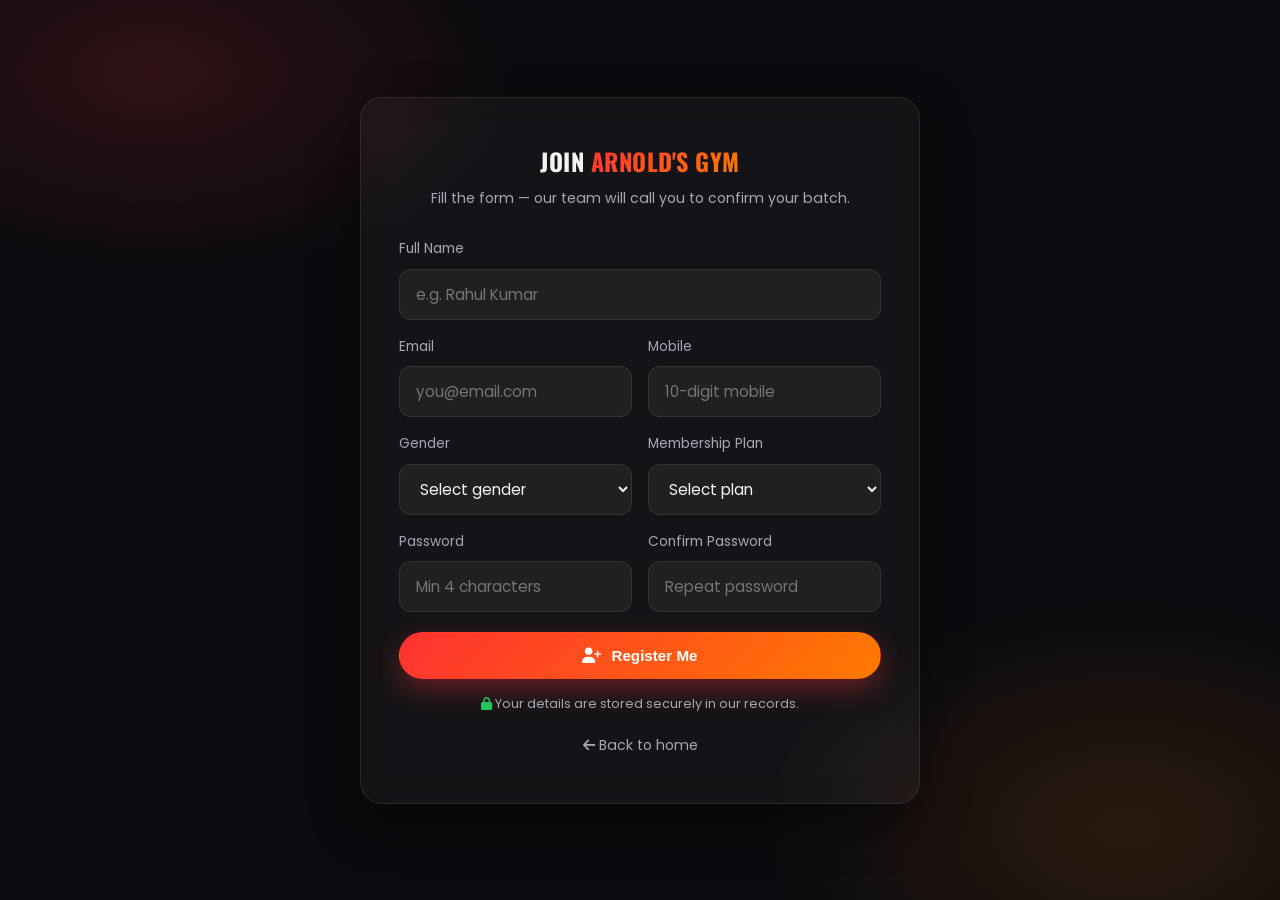
<file: mirror/Registration.html>
<!DOCTYPE html>
<html lang="en">
<head>
  <meta charset="UTF-8" />
  <meta name="viewport" content="width=device-width, initial-scale=1.0" />
  <title>Join Arnold's Gym — Member Registration</title>
  <link rel="preconnect" href="https://fonts.googleapis.com" />
  <link href="https://fonts.googleapis.com/css2?family=Oswald:wght@500;600;700&family=Poppins:wght@300;400;500;600;700&display=swap" rel="stylesheet" />
  <link rel="stylesheet" href="https://cdnjs.cloudflare.com/ajax/libs/font-awesome/6.5.2/css/all.min.css" />
  <style>
/* ============================================================
   Arnold's Gym v2 — dark theme stylesheet
   Palette:  bg #0b0b0f · accent gradient #ff3131 → #ff7a00
   Fonts:    Oswald (headings) · Poppins (body)
   ============================================================ */

:root {
  --bg: #0b0b0f;
  --bg-2: #121218;
  --bg-3: #18181f;
  --card: rgba(255, 255, 255, 0.04);
  --border: rgba(255, 255, 255, 0.09);
  --text: #f4f4f6;
  --muted: #a7a7b3;
  --red: #ff3131;
  --orange: #ff7a00;
  --grad: linear-gradient(135deg, #ff3131, #ff7a00);
  --green: #22c55e;
  --amber: #f59e0b;
  --radius: 16px;
  --shadow: 0 18px 50px rgba(0, 0, 0, 0.45);
}

* { margin: 0; padding: 0; box-sizing: border-box; }

html { scroll-behavior: smooth; }

body {
  background: var(--bg);
  color: var(--text);
  font-family: "Poppins", system-ui, sans-serif;
  line-height: 1.65;
  overflow-x: hidden;
}

img { max-width: 100%; display: block; }
a { color: inherit; text-decoration: none; }

h1, h2, h3, .font-head {
  font-family: "Oswald", "Poppins", sans-serif;
  letter-spacing: 0.5px;
}

.container { width: min(1180px, 92%); margin: 0 auto; }
section { padding: 84px 0; }

.sec-title {
  font-size: clamp(1.9rem, 4vw, 2.7rem);
  text-transform: uppercase;
  text-align: center;
  margin-bottom: 8px;
}
.sec-title .accent {
  background: var(--grad);
  -webkit-background-clip: text;
  background-clip: text;
  color: transparent;
}
.sec-sub {
  text-align: center;
  color: var(--muted);
  max-width: 620px;
  margin: 0 auto 44px;
}

/* ---------- buttons ---------- */
.btn {
  display: inline-flex; align-items: center; gap: 10px;
  padding: 14px 30px;
  border-radius: 999px;
  font-weight: 600; font-size: 0.95rem;
  border: 1px solid transparent;
  cursor: pointer;
  transition: transform 0.25s ease, box-shadow 0.25s ease, background 0.25s ease;
}
.btn-grad {
  background: var(--grad); color: #fff;
  box-shadow: 0 10px 28px rgba(255, 49, 49, 0.35);
}
.btn-grad:hover { transform: translateY(-3px); box-shadow: 0 16px 36px rgba(255, 49, 49, 0.5); }
.btn-ghost {
  background: rgba(255, 255, 255, 0.06);
  border-color: var(--border);
  backdrop-filter: blur(8px);
}
.btn-ghost:hover { transform: translateY(-3px); border-color: var(--orange); }
.btn-whatsapp { background: #1faa53; color: #fff; }
.btn-whatsapp:hover { transform: translateY(-3px); box-shadow: 0 12px 30px rgba(31, 170, 83, 0.45); }
.btn-sm { padding: 9px 18px; font-size: 0.82rem; }

/* ---------- navbar ---------- */
.navbar {
  position: fixed; top: 0; left: 0; right: 0; z-index: 100;
  transition: background 0.3s ease, box-shadow 0.3s ease, padding 0.3s ease;
  padding: 18px 0;
}
.navbar .nav-inner {
  width: min(1180px, 92%); margin: 0 auto;
  display: flex; align-items: center; justify-content: space-between;
}
.navbar.scrolled {
  background: rgba(11, 11, 15, 0.78);
  backdrop-filter: blur(14px);
  -webkit-backdrop-filter: blur(14px);
  box-shadow: 0 8px 30px rgba(0, 0, 0, 0.5);
  padding: 12px 0;
}
.logo {
  font-family: "Oswald", sans-serif;
  font-size: 1.45rem; font-weight: 700; text-transform: uppercase;
}
.logo .accent {
  background: var(--grad); -webkit-background-clip: text; background-clip: text;
  color: transparent;
}
.nav-links { display: flex; gap: 28px; list-style: none; align-items: center; }
.nav-links a { font-size: 0.93rem; color: var(--muted); font-weight: 500; transition: color 0.2s; }
.nav-links a:hover, .nav-links a.active { color: #fff; }
.nav-cta { padding: 10px 22px; }
.hamburger { display: none; background: none; border: none; color: #fff; font-size: 1.5rem; cursor: pointer; }

/* ---------- hero ---------- */
.hero {
  min-height: 100svh;
  display: flex; align-items: center;
  position: relative; overflow: hidden;
  background:
    radial-gradient(700px 380px at 85% 15%, rgba(255, 122, 0, 0.16), transparent 60%),
    radial-gradient(800px 460px at 8% 88%, rgba(255, 49, 49, 0.18), transparent 60%),
    var(--bg);
  padding-top: 110px;
}
/* floating shapes */
.blob {
  position: absolute; border-radius: 50%; filter: blur(70px); opacity: 0.5;
  animation: float 11s ease-in-out infinite; pointer-events: none;
}
.blob-1 { width: 340px; height: 340px; background: #ff3131; top: -80px; right: 8%; animation-delay: 0s; }
.blob-2 { width: 260px; height: 260px; background: #ff7a00; bottom: 6%; left: -60px; animation-delay: 2.5s; }
.blob-3 { width: 190px; height: 190px; background: #7a1fff; top: 46%; right: 30%; animation-delay: 5s; opacity: 0.35; }
@keyframes float {
  0%, 100% { transform: translate(0, 0) scale(1); }
  50% { transform: translate(-34px, 44px) scale(1.08); }
}
.hero-grid { position: relative; z-index: 2; text-align: center; max-width: 880px; margin: 0 auto; }
.hero-kicker {
  display: inline-block; padding: 8px 20px; border-radius: 999px;
  background: rgba(255, 122, 0, 0.1); border: 1px solid rgba(255, 122, 0, 0.35);
  color: var(--orange); font-size: 0.8rem; font-weight: 600; letter-spacing: 2px;
  text-transform: uppercase; margin-bottom: 22px;
}
.hero h1 {
  font-size: clamp(2.2rem, 7vw, 5rem);
  line-height: 1.08; text-transform: uppercase; margin-bottom: 10px;
}
.hero h1 .typed-wrap { color: transparent; background: var(--grad); -webkit-background-clip: text; background-clip: text; }
.hero p.lead { color: var(--muted); font-size: 1.05rem; max-width: 620px; margin: 18px auto 34px; }
.hero-cta { display: flex; gap: 16px; justify-content: center; flex-wrap: wrap; }
.scroll-hint { margin-top: 54px; color: var(--muted); font-size: 0.8rem; letter-spacing: 2px; text-transform: uppercase; }
.scroll-hint i { display: block; font-size: 1.3rem; margin-top: 8px; animation: bounce 1.8s infinite; color: var(--orange); }
@keyframes bounce { 0%, 100% { transform: translateY(0); } 50% { transform: translateY(10px); } }

/* ---------- stats band ---------- */
.stats-band {
  background: var(--bg-2);
  border-top: 1px solid var(--border); border-bottom: 1px solid var(--border);
  padding: 54px 0;
}
.stats-grid {
  display: grid; grid-template-columns: repeat(4, 1fr); gap: 20px; text-align: center;
}
.stat .num {
  font-family: "Oswald", sans-serif; font-size: clamp(2rem, 4.5vw, 3.1rem);
  background: var(--grad); -webkit-background-clip: text; background-clip: text; color: transparent;
}
.stat .lbl { color: var(--muted); font-size: 0.85rem; text-transform: uppercase; letter-spacing: 1.5px; margin-top: 6px; }

/* ---------- cards ---------- */
.cards { display: grid; grid-template-columns: repeat(auto-fit, minmax(240px, 1fr)); gap: 22px; }
.card {
  background: var(--card);
  border: 1px solid var(--border);
  border-radius: var(--radius);
  padding: 34px 26px;
  backdrop-filter: blur(10px);
  -webkit-backdrop-filter: blur(10px);
  transition: transform 0.3s ease, box-shadow 0.3s ease, border-color 0.3s ease;
  position: relative; overflow: hidden;
}
.card:hover { transform: translateY(-8px); border-color: rgba(255, 122, 0, 0.55); box-shadow: var(--shadow); }
.card .icon-ring {
  width: 62px; height: 62px; border-radius: 18px;
  display: grid; place-items: center; font-size: 1.6rem; color: #fff;
  background: var(--grad); margin-bottom: 18px;
  box-shadow: 0 8px 22px rgba(255, 49, 49, 0.4);
}
.card h3 { font-size: 1.2rem; margin-bottom: 8px; text-transform: uppercase; }
.card p { color: var(--muted); font-size: 0.92rem; }

/* program cards with zoom images */
.program-card { padding: 0; min-height: 340px; display: flex; align-items: flex-end; }
.program-card .bg {
  position: absolute; inset: 0;
  background-size: cover; background-position: center;
  transition: transform 0.6s ease;
}
.program-card:hover .bg { transform: scale(1.1); }
.program-card::after {
  content: ""; position: absolute; inset: 0;
  background: linear-gradient(to top, rgba(5, 5, 8, 0.95) 8%, rgba(5, 5, 8, 0.25) 55%, transparent);
}
.program-card .info { position: relative; z-index: 2; padding: 26px; }
.program-card .info h3 { font-size: 1.35rem; }
.program-card .info p { font-size: 0.88rem; }
.program-card .go {
  display: inline-flex; align-items: center; gap: 8px; margin-top: 12px;
  color: var(--orange); font-weight: 600; font-size: 0.88rem;
}

/* ---------- classes by age ---------- */
.age-card { text-align: center; }
.age-card .age {
  font-family: "Oswald", sans-serif; font-size: 2.2rem; color: #fff; margin-bottom: 6px;
}
.age-card .age span { background: var(--grad); -webkit-background-clip: text; background-clip: text; color: transparent; }
.age-card ul { list-style: none; margin-top: 14px; color: var(--muted); font-size: 0.9rem; }
.age-card ul li { padding: 7px 0; border-top: 1px dashed var(--border); }
.age-card ul li i { color: var(--green); margin-right: 8px; }

/* ---------- pricing ---------- */
.pricing { display: grid; grid-template-columns: repeat(auto-fit, minmax(260px, 1fr)); gap: 22px; align-items: stretch; }
.price-card { text-align: center; display: flex; flex-direction: column; }
.price-card.popular {
  border: 1px solid rgba(255, 122, 0, 0.6);
  background: linear-gradient(180deg, rgba(255, 49, 49, 0.12), rgba(255, 122, 0, 0.06));
  transform: scale(1.04);
}
.price-card.popular:hover { transform: scale(1.04) translateY(-8px); }
.plan-tag {
  align-self: center; font-size: 0.72rem; font-weight: 700; letter-spacing: 2px;
  text-transform: uppercase; background: var(--grad); color: #fff;
  padding: 6px 18px; border-radius: 999px; margin-bottom: 14px;
}
.price { font-family: "Oswald", sans-serif; font-size: 2.8rem; margin: 6px 0; }
.price small { font-size: 1rem; color: var(--muted); font-family: "Poppins", sans-serif; }
.price-card ul { list-style: none; margin: 18px 0 26px; color: var(--muted); font-size: 0.92rem; flex: 1; }
.price-card ul li { padding: 8px 0; border-bottom: 1px dashed var(--border); }
.price-card ul li i { color: var(--green); margin-right: 8px; }
.price-card ul li.off { opacity: 0.45; }
.price-card ul li.off i { color: var(--red); }

/* ---------- BMI widget ---------- */
.bmi-box {
  max-width: 680px; margin: 0 auto;
  background: var(--card); border: 1px solid var(--border); border-radius: 20px;
  padding: 40px 36px; backdrop-filter: blur(10px);
  -webkit-backdrop-filter: blur(10px);
}
.bmi-row { display: grid; grid-template-columns: 1fr 1fr; gap: 18px; margin-bottom: 20px; }
.field label { display: block; font-size: 0.85rem; color: var(--muted); margin-bottom: 8px; }
.field input, .field select, .field textarea {
  width: 100%; padding: 13px 16px; border-radius: 12px;
  background: rgba(255, 255, 255, 0.05);
  border: 1px solid var(--border); color: var(--text);
  font-family: inherit; font-size: 0.95rem; outline: none;
  transition: border-color 0.2s;
}
.field input:focus, .field select:focus, .field textarea:focus { border-color: var(--orange); }
.field select option { background: #15151c; }
.bmi-result {
  margin-top: 22px; text-align: center; padding: 20px; border-radius: 14px;
  background: rgba(255, 255, 255, 0.03); border: 1px dashed var(--border);
}
.bmi-result .val { font-family: "Oswald", sans-serif; font-size: 2.4rem; }
.bmi-result .cat { font-weight: 600; margin-top: 4px; }
.bmi-bar { height: 10px; border-radius: 999px; margin: 14px 0 6px;
  background: linear-gradient(90deg, #38bdf8 0 20%, #22c55e 20% 40%, #f59e0b 40% 60%, #ff3131 60% 100%); position: relative; }
.bmi-marker { position: absolute; top: -6px; width: 4px; height: 22px; background: #fff; border-radius: 2px; transition: left 0.5s ease; }

/* ---------- trainers ---------- */
.trainer-card { text-align: center; padding: 28px 22px; }
.trainer-photo {
  width: 150px; height: 150px; border-radius: 50%; margin: 0 auto 18px;
  object-fit: cover; border: 3px solid transparent;
  background: var(--grad) border-box;
  box-shadow: 0 10px 30px rgba(255, 49, 49, 0.35);
}
.trainer-avatar {
  width: 150px; height: 150px; border-radius: 50%; margin: 0 auto 18px;
  display: grid; place-items: center;
  font-family: "Oswald", sans-serif; font-size: 3rem; color: #fff;
  background: var(--grad);
  box-shadow: 0 10px 30px rgba(255, 49, 49, 0.35);
}
.trainer-role { color: var(--orange); font-size: 0.82rem; text-transform: uppercase; letter-spacing: 2px; margin: 4px 0 10px; }
.trainer-actions { display: flex; gap: 10px; justify-content: center; margin-top: 16px; flex-wrap: wrap; }

/* ---------- testimonials ---------- */
.testi-wrap { max-width: 760px; margin: 0 auto; position: relative; }
.testi-track { position: relative; min-height: 230px; }
.testi {
  position: absolute; inset: 0; opacity: 0; transform: translateY(18px);
  transition: opacity 0.6s ease, transform 0.6s ease;
  text-align: center; padding: 36px 30px;
  background: var(--card); border: 1px solid var(--border); border-radius: 20px;
  backdrop-filter: blur(10px); -webkit-backdrop-filter: blur(10px);
  pointer-events: none;
}
.testi.active { opacity: 1; transform: translateY(0); pointer-events: auto; }
.testi .stars { color: var(--amber); letter-spacing: 4px; margin-bottom: 12px; }
.testi p { color: var(--muted); font-style: italic; }
.testi .who { margin-top: 16px; font-weight: 600; }
.testi .who small { display: block; color: var(--orange); font-weight: 400; font-size: 0.8rem; }
.testi-dots { display: flex; gap: 10px; justify-content: center; margin-top: 22px; }
.testi-dots button {
  width: 10px; height: 10px; border-radius: 50%; border: none; cursor: pointer;
  background: rgba(255, 255, 255, 0.2); transition: background 0.3s, transform 0.3s;
}
.testi-dots button.active { background: var(--grad); transform: scale(1.35); }

/* ---------- contact ---------- */
.contact-grid { display: grid; grid-template-columns: 1fr 1.2fr; gap: 34px; align-items: start; }
.contact-info .row {
  display: flex; gap: 16px; align-items: flex-start;
  background: var(--card); border: 1px solid var(--border); border-radius: 14px;
  padding: 18px; margin-bottom: 14px;
}
.contact-info .row i {
  width: 46px; height: 46px; border-radius: 12px; flex-shrink: 0;
  display: grid; place-items: center; background: var(--grad); color: #fff; font-size: 1.1rem;
}
.contact-info .row .h { font-weight: 600; font-size: 0.95rem; }
.contact-info .row .s { color: var(--muted); font-size: 0.88rem; word-break: break-word; }
.contact-form {
  background: var(--card); border: 1px solid var(--border); border-radius: 20px;
  padding: 36px 30px; backdrop-filter: blur(10px); -webkit-backdrop-filter: blur(10px);
}
.form-grid { display: grid; grid-template-columns: 1fr 1fr; gap: 16px; }
.form-grid .full { grid-column: 1 / -1; }
.form-actions { display: flex; gap: 14px; margin-top: 20px; flex-wrap: wrap; }
.form-note { font-size: 0.8rem; color: var(--muted); margin-top: 14px; }
.form-note i { color: var(--green); }

/* ---------- footer ---------- */
footer {
  border-top: 1px solid var(--border); background: var(--bg-2);
  padding: 54px 0 26px; margin-top: 40px;
}
.footer-grid { display: grid; grid-template-columns: 1.4fr 1fr 1fr; gap: 30px; margin-bottom: 36px; }
.footer-grid h4 { margin-bottom: 14px; text-transform: uppercase; font-size: 0.95rem; }
.footer-grid ul { list-style: none; }
.footer-grid ul li { margin-bottom: 9px; }
.footer-grid ul a, .footer-grid p { color: var(--muted); font-size: 0.9rem; }
.footer-grid ul a:hover { color: var(--orange); }
.socials { display: flex; gap: 12px; margin-top: 16px; }
.socials a {
  width: 42px; height: 42px; border-radius: 50%;
  display: grid; place-items: center;
  background: rgba(255, 255, 255, 0.06); border: 1px solid var(--border);
  transition: background 0.25s, transform 0.25s;
}
.socials a:hover { background: var(--grad); transform: translateY(-3px); }
.footer-bottom {
  border-top: 1px solid var(--border); padding-top: 22px;
  display: flex; justify-content: space-between; align-items: center;
  color: var(--muted); font-size: 0.82rem; flex-wrap: wrap; gap: 10px;
}

/* ---------- reveal on scroll ---------- */
.reveal { opacity: 0; transform: translateY(36px); transition: opacity 0.7s ease, transform 0.7s ease; }
.reveal.visible { opacity: 1; transform: none; }
.reveal-d1 { transition-delay: 0.1s; } .reveal-d2 { transition-delay: 0.2s; } .reveal-d3 { transition-delay: 0.3s; }

/* ---------- toast ---------- */
.toast {
  position: fixed; bottom: 26px; right: 26px; z-index: 9999;
  background: #15151c; border: 1px solid var(--border); border-left: 4px solid var(--green);
  color: var(--text); padding: 15px 20px; border-radius: 12px; font-size: 0.9rem;
  box-shadow: var(--shadow); max-width: min(360px, 86vw);
  transform: translateY(140%); transition: transform 0.4s ease;
}
.toast.show { transform: none; }
.toast.error { border-left-color: var(--red); }
.toast i { margin-right: 9px; }
.toast.ok i { color: var(--green); } .toast.error i { color: var(--red); }

/* ---------- modal ---------- */
.modal-backdrop {
  position: fixed; inset: 0; z-index: 500;
  background: rgba(5, 5, 8, 0.7); backdrop-filter: blur(6px);
  display: none; align-items: center; justify-content: center; padding: 18px;
}
.modal-backdrop.open { display: flex; }
.modal {
  width: min(520px, 100%); max-height: 90vh; overflow: auto;
  background: var(--bg-3); border: 1px solid var(--border); border-radius: 20px;
  padding: 30px 28px; box-shadow: var(--shadow);
}
.modal h3 { margin-bottom: 18px; }
.modal .form-grid { margin-bottom: 6px; }

/* ---------- responsive ---------- */
@media (max-width: 960px) {
  .contact-grid { grid-template-columns: 1fr; }
  .footer-grid { grid-template-columns: 1fr 1fr; }
  .stats-grid { grid-template-columns: repeat(2, 1fr); gap: 30px; }
}
@media (max-width: 1024px) {
  /* tablet + phone: hamburger menu (6 links + CTA fit nahi hote) */
  .nav-links {
    position: fixed; inset: 0 0 0 30%;
    background: rgba(11, 11, 15, 0.97); backdrop-filter: blur(16px);
    -webkit-backdrop-filter: blur(16px);
    flex-direction: column; justify-content: center; gap: 30px;
    transform: translateX(100%); transition: transform 0.35s ease;
    z-index: 100;
  }
  .nav-links.open { transform: none; }
  .nav-links a { font-size: 1.15rem; }
  .hamburger { display: block; z-index: 101; position: relative; }
}
@media (max-width: 720px) {
  section { padding: 64px 0; }
  .bmi-row, .form-grid { grid-template-columns: 1fr; }
  .footer-grid { grid-template-columns: 1fr; }
  .price-card.popular { transform: none; }
  .price-card.popular:hover { transform: translateY(-8px); }
  /* iOS auto-zoom fix: input 16px se chhota nahi */
  .field input, .field select, .field textarea { font-size: 16px; }
  .modal { padding: 24px 20px; }
  .testi-track { min-height: 340px; }
  .testi { padding: 28px 20px; }
}
@media (max-width: 480px) {
  /* compact phone view: sab kuchh ek screen me fit ho */
  section { padding: 44px 0; }
  .container { width: min(1180px, 94%); }
  .sec-title { font-size: 1.55rem; }
  .sec-sub { font-size: .88rem; margin-bottom: 30px; }
  .hero { padding-top: 96px; }
  .hero h1 { font-size: 2rem; }
  .hero p.lead { font-size: .92rem; margin-bottom: 26px; }
  .hero-kicker { font-size: .68rem; padding: 6px 16px; margin-bottom: 16px; }
  .hero-cta { gap: 10px; }
  .hero-cta .btn { width: 100%; justify-content: center; padding: 12px 20px; font-size: .86rem; }
  .scroll-hint { margin-top: 36px; }
  .bmi-box { padding: 26px 18px; }
  .contact-form { padding: 26px 18px; }
  .card { padding: 24px 18px; }
  .card h3 { font-size: 1.05rem; }
  .card .icon-ring { width: 52px; height: 52px; font-size: 1.3rem; margin-bottom: 14px; }
  .stats-grid { gap: 14px; }
  .stat .lbl { font-size: 0.7rem; }
  .price { font-size: 2.1rem; }
  .price-card ul { font-size: .85rem; }
  .trainer-photo, .trainer-avatar { width: 118px; height: 118px; }
  .trainer-card { padding: 24px 16px; }
  .testi { font-size: .88rem; }
  .mcard { padding: 18px 14px; }
  .mcard-months { grid-template-columns: repeat(auto-fill, minmax(84px, 1fr)); }
  .mcard-gym { font-size: 1.1rem; }
  .mcard-name { font-size: 1.1rem; }
  .footer-grid { gap: 22px; }
  .footer-bottom { justify-content: center; text-align: center; }
  .toast { bottom: 14px; right: 14px; left: 14px; max-width: none; font-size: .82rem; }
}

/* ---------- v2: announcement bar ---------- */
.announce-bar {
  display: flex; align-items: center; justify-content: center; gap: 10px;
  padding: 10px 18px; font-size: .82rem; font-weight: 600; text-align: center;
  color: #fff; background: linear-gradient(90deg, #b91c1c, #ea580c, #b91c1c);
  background-size: 200% 100%; animation: announceSlide 8s linear infinite;
  position: relative; z-index: 60;
}
.announce-bar[hidden] { display: none; }
.announce-bar i { color: #ffe08a; }
@keyframes announceSlide { to { background-position: 200% 0; } }

/* ---------- v2: admin checkbox fields ---------- */
.field.check { display: flex; align-items: center; }
.field.check label { display: flex; align-items: center; gap: 10px; margin: 0; cursor: pointer; color: var(--text); font-size: .9rem; }
.field.check input[type="checkbox"] { width: 19px; height: 19px; accent-color: #ea580c; cursor: pointer; }

/* ---------- v2: admin thumb in tables ---------- */
.table-thumb { width: 74px; height: 44px; border-radius: 8px; object-fit: cover; }

/* ---------- membership card (website) ---------- */
.mcard { background: linear-gradient(135deg, #1b1b24, #101016); border: 1px solid var(--border); border-radius: 18px; padding: 24px; margin-top: 18px; position: relative; overflow: hidden; }
.mcard::before { content: ""; position: absolute; top: 0; left: 0; right: 0; height: 5px; background: var(--grad); }
.mcard-top { display: flex; justify-content: space-between; align-items: flex-start; gap: 12px; margin-bottom: 14px; }
.mcard-gym { font-family: "Oswald", sans-serif; font-size: 1.35rem; font-weight: 700; letter-spacing: 1px; }
.mcard-tag { font-size: .72rem; letter-spacing: 3px; color: var(--muted); margin-top: 2px; }
.mcard-name { font-size: 1.25rem; font-weight: 600; margin-bottom: 8px; }
.mcard-meta { display: flex; gap: 18px; flex-wrap: wrap; color: var(--muted); font-size: .88rem; margin-bottom: 16px; }
.mcard-meta i { color: var(--orange); margin-right: 6px; }
.mcard-dates { display: grid; grid-template-columns: repeat(auto-fit, minmax(110px, 1fr)); gap: 10px; margin-bottom: 16px; }
.mcard-dates > div { background: rgba(255,255,255,.04); border: 1px solid var(--border); border-radius: 12px; padding: 10px 12px; }
.mcard-dates span { display: block; font-size: .7rem; text-transform: uppercase; letter-spacing: 1px; color: var(--muted); margin-bottom: 4px; }
.mcard-dates b { font-size: .95rem; }
.mcard-months { display: grid; grid-template-columns: repeat(auto-fill, minmax(96px, 1fr)); gap: 8px; }
.mchip { border: 1px solid var(--border); border-radius: 10px; padding: 8px 6px; text-align: center; background: rgba(255,255,255,.03); }
.mchip b { display: block; font-size: .78rem; margin-bottom: 3px; }
.mchip span { font-size: .68rem; font-weight: 700; text-transform: uppercase; letter-spacing: 1px; }
.mchip.paid { border-color: rgba(34,197,94,.5); background: rgba(34,197,94,.08); }
.mchip.paid span { color: #4ade80; }
.mchip.done { border-color: rgba(148,163,184,.35); }
.mchip.done span { color: #94a3b8; }
.mchip.due { border-color: rgba(245,158,11,.5); background: rgba(245,158,11,.07); }
.mchip.due span { color: #fbbf24; }

/* ---------- badges (website) ---------- */
.badge { display: inline-block; padding: 5px 13px; border-radius: 999px; font-size: .75rem; font-weight: 600; }
.badge.active { background: rgba(34,197,94,.15); color: #4ade80; border: 1px solid rgba(34,197,94,.4); }
.badge.expired { background: rgba(255,49,49,.15); color: #ff8080; border: 1px solid rgba(255,49,49,.4); }

</style>
  <style>
    body { min-height: 100svh; display: grid; place-items: center; padding: 32px 18px;
      background:
        radial-gradient(600px 340px at 12% 8%, rgba(255,49,49,.15), transparent 60%),
        radial-gradient(600px 380px at 88% 92%, rgba(255,122,0,.13), transparent 60%),
        var(--bg); }
    .reg-card {
      width: min(560px, 100%);
      background: var(--card); border: 1px solid var(--border); border-radius: 22px;
      padding: 44px 38px; backdrop-filter: blur(14px); -webkit-backdrop-filter: blur(14px);
      box-shadow: var(--shadow); animation: pop .5s ease;
    }
    @keyframes pop { from { opacity: 0; transform: translateY(24px); } }
    .reg-card h2 { text-transform: uppercase; text-align: center; margin-bottom: 6px; }
    .reg-card h2 .accent { background: var(--grad); -webkit-background-clip: text; background-clip: text; color: transparent; }
    .reg-card .sub { text-align: center; color: var(--muted); font-size: .88rem; margin-bottom: 28px; }
    .pw-row { display: grid; grid-template-columns: 1fr 1fr; gap: 16px; }
    @media (max-width: 520px) { .pw-row { grid-template-columns: 1fr; } }
    /* success overlay */
    .success-view { display: none; text-align: center; padding: 30px 0; }
    .success-view.show { display: block; animation: pop .5s ease; }
    .check-ring {
      width: 96px; height: 96px; border-radius: 50%; margin: 0 auto 22px;
      display: grid; place-items: center; font-size: 2.6rem; color: #fff;
      background: linear-gradient(135deg, #22c55e, #16a34a);
      box-shadow: 0 0 0 12px rgba(34,197,94,.15), 0 14px 34px rgba(34,197,94,.4);
      animation: ring .7s ease;
    }
    @keyframes ring { 0% { transform: scale(.4); opacity: 0; } 60% { transform: scale(1.12); } 100% { transform: scale(1); } }
    .form-view.hidden { display: none; }
    @media (max-width: 480px) {
      body { padding: 20px 12px; }
      .reg-card { padding: 32px 20px; }
      .check-ring { width: 78px; height: 78px; font-size: 2rem; }
    }
  </style>
</head>
<body>
  <div class="reg-card">
    <!-- form view -->
    <div class="form-view" id="formView">
      <h2>Join <span class="accent">Arnold's Gym</span></h2>
      <p class="sub">Fill the form — our team will call you to confirm your batch.</p>
      <form id="regForm">
        <div class="form-grid">
          <div class="field full"><label for="rName">Full Name</label><input id="rName" name="name" type="text" placeholder="e.g. Rahul Kumar" required /></div>
          <div class="field"><label for="rEmail">Email</label><input id="rEmail" name="email" type="email" placeholder="you@email.com" required /></div>
          <div class="field"><label for="rMobile">Mobile</label><input id="rMobile" name="mobile" type="tel" pattern="[0-9]{10}" placeholder="10-digit mobile" required /></div>
          <div class="field"><label for="rGender">Gender</label>
            <select id="rGender" name="gender" required>
              <option value="" disabled selected>Select gender</option>
              <option>Male</option><option>Female</option><option>Other</option>
            </select>
          </div>
          <div class="field"><label for="rPlan">Membership Plan</label>
            <select id="rPlan" name="plan" required>
              <option value="" disabled selected>Select plan</option>
              <option>Monthly — ₹800</option>
              <option>Quarterly — ₹2,000</option>
              <option>Yearly — ₹7,000</option>
            </select>
          </div>
          <div class="field full pw-row" style="grid-column:1/-1">
            <div class="field"><label for="rPass">Password</label><input id="rPass" name="password" type="password" minlength="4" placeholder="Min 4 characters" required /></div>
            <div class="field"><label for="rPass2">Confirm Password</label><input id="rPass2" type="password" placeholder="Repeat password" required /></div>
          </div>
        </div>
        <div class="form-actions">
          <button type="submit" class="btn btn-grad" id="regBtn" style="width:100%;justify-content:center"><i class="fas fa-user-plus"></i> Register Me</button>
        </div>
        <p class="form-note" style="text-align:center"><i class="fas fa-lock"></i> Your details are stored securely in our records.</p>
      </form>
      <div style="text-align:center;margin-top:18px"><a href="https://muse.ai/files/1360301033830820/1872163737463658/rnxloox1wzwol1sei58xtuti/index.html" style="color:var(--muted);font-size:.88rem"><i class="fas fa-arrow-left"></i> Back to home</a></div>
    </div>

    <!-- success view -->
    <div class="success-view" id="successView">
      <div class="check-ring"><i class="fas fa-check"></i></div>
      <h2>Welcome To The <span class="accent">Family</span></h2>
      <p class="sub" id="successMsg">Registration successful! We will call you shortly.</p>
      <a href="https://muse.ai/files/1360301033830820/1872163737463658/rnxloox1wzwol1sei58xtuti/index.html" class="btn btn-grad"><i class="fas fa-home"></i> Back To Home</a>
    </div>
  </div>

  <script>
/* ============================================================
   assets/config.js — site-wide configuration
   ------------------------------------------------------------
   WEB_APP_URL : paste the Google Apps Script "Web app" URL here
   after deploying Code.gs (see SETUP-GUIDE.md).

   Example: "https://script.google.com/macros/s/AKfycb.../exec"

   Leave it EMPTY ("") and the site runs in DEMO MODE —
   all data is stored in the browser's localStorage.
   ============================================================ */

const WEB_APP_URL = "https://script.google.com/macros/s/AKfycbxlHeOKPguGclnXPbl03j7T_QAMnqc8AUtC8eh9POoW6puvtdeBo3ZqGHVCiboQHni_/exec"; // <-- backend re-deployed 2026-10-09 (photo column wala naya version)

/* Contact truth data (single source for JS widgets) */
const SITE = {
  phone: "918789537734",
  displayPhone: "+91 87895 37734",
  email: "ajim55539@gmail.com",
  address: "Bhandaridih, Giridih, Jharkhand",
  instagram: "https://www.instagram.com/ajim___khan_09/",
};

</script>
  <script>
/* ============================================================
   assets/sheets.js — Data API layer  [v2]
   ------------------------------------------------------------
   Every data operation in the site goes through this file.

   SHEETS MODE  : if WEB_APP_URL is set in config.js, calls the
                  Google Apps Script Web App (Code.gs router).
   DEMO MODE    : if WEB_APP_URL is empty, uses a localStorage
                  backed store with the same function signatures,
                  so the UI works identically from file:// too.

   Convention: every API function resolves to { ok, data, error }.
   Actions are matched 1:1 by Code.gs doGet/doPost router.
   ============================================================ */

/* global WEB_APP_URL */

const ApiMode = { sheets: !!WEB_APP_URL, demo: !WEB_APP_URL };
const SYNC = { online: false, checkedAt: null }; // filled by ping()

/* ------------------ HTTP helpers (Sheets mode) ------------------ */
/* We POST with Content-Type: text/plain so Apps Script answers
   without triggering a CORS preflight (simple request). */

async function apiGet(action, params = {}) {
  if (ApiMode.demo) return demoGet(action, params);
  const qs = new URLSearchParams({ action, ...params }).toString();
  const res = await fetch(`${WEB_APP_URL}?${qs}`, { method: "GET" });
  return res.json();
}

async function apiPost(action, payload = {}) {
  if (ApiMode.demo) return demoPost(action, payload);
  const res = await fetch(WEB_APP_URL, {
    method: "POST",
    headers: { "Content-Type": "text/plain;charset=utf-8" },
    body: JSON.stringify({ action, ...payload }),
  });
  return res.json();
}

/* ============================================================
   DEFAULT WEBSITE CONTENT (also used as demo seeds)
   Shared by https://muse.ai/files/1360301033830820/1872163737463658/rnxloox1wzwol1sei58xtuti/index.html (app.js) and admin panel (admin.js).
   ============================================================ */
const SITE_DEFAULTS = {
  hero_line1: "Win That Battle",
  hero_line2: "In Your Mind",
  hero_typed: "Build Muscle.,Burn Fat.,Stay Disciplined.,Win The Battle In Your Mind.",
  whatsapp_msg: "*New Enquiry — Arnold's Gym*\n\nName: {name}\nMobile: {mobile}\nSubject: {subject}\nMessage: {message}",
  announcement: "New batches start every Monday — first trial session FREE!",
  gym_name: "Arnold's Gym",
};

/* ============================================================
   GYM NAME — single branding source (Settings → Gym Name)
   ------------------------------------------------------------
   gymNameOf(content)  → effective gym name from site content
   applyGymName(name)  → rewrites every "Arnold's Gym" occurrence
                         in title, text nodes and meta tags.
   Call it after dynamic content has rendered on each page.
   ============================================================ */
const DEFAULT_GYM_NAME = "Arnold's Gym";

const escBr = (s) => String(s ?? "").replace(/[&<>"']/g, (c) => ({ "&": "&amp;", "<": "&lt;", ">": "&gt;", '"': "&quot;", "'": "&#39;" }[c]));

function gymNameOf(content) {
  const n = String((content && content.gym_name) || "").trim();
  return n || DEFAULT_GYM_NAME;
}

function applyGymName(name) {
  name = String(name || "").trim();
  if (!name || name === DEFAULT_GYM_NAME) return;
  if (document.title) document.title = document.title.split(DEFAULT_GYM_NAME).join(name);
  if (document.body) {
    const walker = document.createTreeWalker(document.body, NodeFilter.SHOW_TEXT, {
      acceptNode: (node) => {
        const p = node.parentElement;
        if (!p) return NodeFilter.FILTER_REJECT;
        const tag = p.tagName;
        if (tag === "SCRIPT" || tag === "STYLE" || tag === "TEXTAREA" || tag === "INPUT") return NodeFilter.FILTER_REJECT;
        return node.nodeValue.indexOf(DEFAULT_GYM_NAME) !== -1 ? NodeFilter.FILTER_ACCEPT : NodeFilter.FILTER_REJECT;
      },
    });
    const nodes = [];
    while (walker.nextNode()) nodes.push(walker.currentNode);
    nodes.forEach((node) => { node.nodeValue = node.nodeValue.split(DEFAULT_GYM_NAME).join(name); });
  }
  document.querySelectorAll('meta[name="description"], meta[property="og:description"]').forEach((m) => {
    const c = m.getAttribute("content") || "";
    if (c.indexOf(DEFAULT_GYM_NAME) !== -1) m.setAttribute("content", c.split(DEFAULT_GYM_NAME).join(name));
  });
  /* logos split the name across nodes: "Arnold's " + accented "Gym" */
  document.querySelectorAll(".logo").forEach((logo) => {
    const norm = logo.textContent.replace(/\s+/g, " ").trim();
    if (norm !== DEFAULT_GYM_NAME && norm !== name) return;
    const words = String(name).split(/\s+/).filter(Boolean);
    const last = words.pop() || name;
    const first = words.join(" ");
    const span = logo.querySelector("span");
    const cls = span && span.getAttribute("class") ? ` class="${span.getAttribute("class")}"` : "";
    const style = span && span.getAttribute("style") ? ` style="${span.getAttribute("style")}"` : "";
    logo.innerHTML = `${escBr(first + (first ? " " : ""))}<span${cls}${style}>${escBr(last)}</span>`;
  });
}

const DEMO_PLANS = [
  { id: "plan-seed-1", name: "Monthly", price: "800", duration: "/month", facilities: "Full gym access\nGroup workout batches\nDiet chart guidance", popular: "no", active: "yes" },
  { id: "plan-seed-2", name: "Quarterly", price: "2000", duration: "/3 months", facilities: "Full gym access\nGroup workout batches\nPersonal diet chart\nMonthly body assessment", popular: "yes", active: "yes" },
  { id: "plan-seed-3", name: "Yearly", price: "7000", duration: "/year", facilities: "Everything in Quarterly\n2 personal training sessions\nPriority equipment access\nGym T-shirt free", popular: "no", active: "yes" },
];

const DEMO_TRAINERS = [
  { id: "tr-seed-1", name: "Md Ajim", role: "Head Trainer · Owner", photo: "assets/trainer-ajim.jpg", bio: "Muscle building, fat loss and strength coaching with daily motivation.", phone: "918789537734", active: "yes" },
  { id: "tr-seed-2", name: "Ahshan", role: "Fitness Trainer", photo: "assets/trainer-ahshan.jpeg", bio: "Disciplined workouts, nutrition guidance and body transformation coaching.", phone: "918789537734", active: "yes" },
  { id: "tr-seed-3", name: "Suryansh Pandey", role: "Strength Coach", photo: "", bio: "Powerlifting basics, conditioning and beginner-friendly strength programs.", phone: "918789537734", active: "yes" },
];

const DEMO_WORKOUTS = [
  {
    "slug": "chest",
    "title": "Chest Exercises",
    "cover": "https://images.unsplash.com/photo-1571019613454-1cb2f99b2d8b?q=80&w=1200&auto=format&fit=crop",
    "intro": "Bench Press, Incline Press and Chest Fly — build a wider, thicker chest with serious pushing power.",
    "details": "Bench Press\nIncline Dumbbell Press\nChest Fly\n45 min · All levels",
    "steps": "Warm up 5 minutes — arm circles, band pull-aparts and 10 easy push-ups\nFlat barbell bench press — 4 sets x 6–8 reps, rest 90 seconds\nIncline dumbbell press (30°) — 3 sets x 8–10 reps\nDumbbell chest fly — 3 sets x 12 reps, slow and controlled\nPush-ups to near failure — 2 sets to finish the chest\nCool down — doorway chest stretch, 30 seconds per side",
    "donts": "Don't bounce the bar off your chest — control every rep\nDon't flare elbows to 90° — keep them near 45° to protect shoulders\nDon't lift heavy bench without a spotter\nDon't arch your lower back excessively off the bench",
    "notes": "Squeeze the chest hard at the top of every rep.\nKeep feet flat on the floor and shoulder blades pinched back.\nAdd weight only when all sets feel clean.",
    "active": "yes",
    "id": "wo-seed-chest"
  },
  {
    "slug": "biceps",
    "title": "Biceps Exercises",
    "cover": "https://images.unsplash.com/photo-1581009146145-b5ef050c2e1e?q=80&w=1200&auto=format&fit=crop",
    "intro": "Dumbbell Curl, Barbell Curl and Hammer Curl — build peaked, stronger biceps.",
    "details": "Dumbbell Curl\nBarbell Curl\nHammer Curl\n35 min · All levels",
    "steps": "Warm up — 2 minutes of light arm circles and band curls\nStanding barbell curl — 4 sets x 8–10 reps\nSeated dumbbell curl — 3 sets x 10–12 reps per arm\nHammer curl — 3 sets x 12 reps for forearms and brachialis\nConcentration curl — 2 sets x 12 reps, slow negatives\nStretch biceps — wall stretch 30 seconds per arm",
    "donts": "Don't swing your torso to lift the weight — no momentum\nDon't let elbows drift forward past your ribs\nDon't use a weight you can't curl for at least 8 clean reps\nDon't train biceps the day before heavy back day",
    "notes": "Lower the weight slowly — 2–3 seconds down builds more muscle.\nKeep elbows pinned to your sides through every rep.\nFull range of motion beats heavy half-reps.",
    "active": "yes",
    "id": "wo-seed-biceps"
  },
  {
    "slug": "triceps",
    "title": "Triceps Exercises",
    "cover": "https://images.unsplash.com/photo-1583454110551-21f2fa2afe61?q=80&w=1200&auto=format&fit=crop",
    "intro": "Triceps Pushdown, Skull Crusher and Dips — triceps are two-thirds of your arm size. Build them.",
    "details": "Triceps Pushdown\nSkull Crusher\nDips\n35 min · All levels",
    "steps": "Warm up — push-up negatives and light pushdowns, 3 minutes\nRope triceps pushdown — 4 sets x 10–12 reps\nEZ-bar skull crusher — 3 sets x 10 reps, elbows fixed\nBench dips — 3 sets x 12–15 reps\nOverhead dumbbell extension — 2 sets x 12 reps for the long head\nStretch triceps overhead — 30 seconds per arm",
    "donts": "Don't let elbows flare out on pushdowns — tuck them in\nDon't go too heavy on skull crushers — the name is a warning\nDon't shrug your shoulders up; keep them down and back\nDon't lock out violently — control the top of every rep",
    "notes": "Pause 1 second at full extension and squeeze.\nTriceps recover fast — 60 seconds rest is enough.\nDips also hit the chest — lean slightly forward for triceps focus.",
    "active": "yes",
    "id": "wo-seed-triceps"
  },
  {
    "slug": "legs",
    "title": "Leg Exercises",
    "cover": "https://images.unsplash.com/photo-1434608519344-49d77a699e1d?q=80&w=1200&auto=format&fit=crop",
    "intro": "Squat, Leg Press, Lunges and Leg Extension — build powerful legs. Never skip leg day.",
    "details": "Squat\nLeg Press\nLunges\nLeg Extension\n50 min · All levels",
    "steps": "Warm up 5 minutes — brisk walk, leg swings, bodyweight squats\nBarbell back squat — 4 sets x 6–8 reps\nLeg press — 3 sets x 10–12 reps\nWalking lunges — 3 sets x 12 steps per leg\nLeg extension — 3 sets x 15 reps, squeeze at the top\nCool down — quad, hamstring and calf stretches, 5 minutes",
    "donts": "Don't let knees cave inward — push them out over your toes\nDon't round your lower back in the squat\nDon't lock knees fully on the leg press\nDon't skip warm-up sets before heavy squats",
    "notes": "Breathe in going down, brace hard and drive up.\nDepth matters — thighs at least parallel before adding weight.\nEat well after leg day — it's the most demanding session.",
    "active": "yes",
    "id": "wo-seed-legs"
  },
  {
    "slug": "shoulder",
    "title": "Shoulder Exercises",
    "cover": "https://images.unsplash.com/photo-1541534741688-6078c6bfb5c5?q=80&w=1200&auto=format&fit=crop",
    "intro": "Shoulder Press, Lateral Raise and Front Raise — 3D delts, better posture, stronger press.",
    "details": "Shoulder Press\nLateral Raise\nFront Raise\n40 min · All levels",
    "steps": "Warm up 5 minutes — arm circles + band pull-aparts\nSeated dumbbell overhead press — 4 sets x 10 reps\nLateral raises — 3 sets x 12 reps\nFront raises — 3 sets x 12 reps\nFace pulls — 3 sets x 15 reps\nCool down — shoulder cross-body stretch for 5 minutes",
    "donts": "Don't shrug your traps up during lateral raises\nDon't go behind the neck on overhead press\nDon't use momentum — lift slow and controlled\nDon't train shoulders the day after heavy chest",
    "notes": "Rest 60–90 seconds between sets.\nShoulders are small muscles — lighter weights with perfect form win.\nStop immediately if you feel sharp joint pain.",
    "active": "yes",
    "id": "wo-seed-shoulder"
  },
  {
    "slug": "back",
    "title": "Back Exercises",
    "cover": "https://images.unsplash.com/photo-1605296867304-46d5465a13f1?q=80&w=1200&auto=format&fit=crop",
    "intro": "Lat Pulldown, Pull-up, Seated Row and Deadlift — build a wide, thick, strong back.",
    "details": "Lat Pulldown\nPull-up\nSeated Row\nDeadlift\n50 min · Intermediate",
    "steps": "Warm up — band pull-aparts and dead hangs, 5 minutes\nLat pulldown — 4 sets x 10 reps, chest up\nPull-ups (assisted if needed) — 3 sets x max reps\nSeated cable row — 3 sets x 12 reps, squeeze shoulder blades\nRomanian deadlift — 3 sets x 8 reps, hips back\nCool down — child's pose and lat stretch, 5 minutes",
    "donts": "Don't pull the bar behind your neck on pulldowns\nDon't round your back on deadlifts — ever\nDon't shrug with your traps; pull with your lats\nDon't use momentum — no swinging on rows",
    "notes": "Think 'elbows to ribs' to feel the lats working.\nDeadlift is king — but form first, weight second.\nA strong back fixes posture and protects your spine.",
    "active": "yes",
    "id": "wo-seed-back"
  },
  {
    "slug": "abs",
    "title": "Abs & Core Exercises",
    "cover": "https://images.unsplash.com/photo-1571902943202-507ec2618e8f?q=80&w=1200&auto=format&fit=crop",
    "intro": "Crunches, Leg Raises, Plank and Russian Twists — build a strong, stable core.",
    "details": "Crunches\nLeg Raise\nPlank\nRussian Twist\n25 min · All levels",
    "steps": "Warm up — 2 minutes of marching in place + torso twists\nCrunches — 3 sets x 20 reps, slow and controlled\nLying leg raises — 3 sets x 15 reps, don't let heels touch the floor\nPlank hold — 3 sets x 45–60 seconds\nRussian twists — 3 sets x 20 total reps\nCool down — cobra stretch and child's pose",
    "donts": "Don't pull your neck on crunches — hands lightly behind ears\nDon't hold your breath — exhale on every crunch\nDon't sag your hips in the plank — squeeze glutes\nDon't train abs with heavy weights daily — they need rest too",
    "notes": "Quality over quantity — 15 perfect reps beat 50 sloppy ones.\nVisible abs are made in the kitchen — pair this with clean eating.\nTrain core 3–4 times a week, not every day.",
    "active": "yes",
    "id": "wo-seed-abs"
  },
  {
    "slug": "cardio",
    "title": "Cardio Exercises",
    "cover": "https://images.unsplash.com/photo-1552674605-db6ffd4facb5?q=80&w=1200&auto=format&fit=crop",
    "intro": "Running, Cycling, Treadmill and Jump Rope — burn fat, boost stamina, strengthen your heart.",
    "details": "Running\nCycling\nTreadmill\nJump Rope\n30 min · All levels",
    "steps": "Warm up — 5 minutes easy walk or slow pedalling\nTreadmill run — 10 minutes, conversational pace\nStationary cycling — 8 minutes, moderate resistance\nJump rope intervals — 6 rounds of 45 seconds on / 15 off\nCool down — 5 minutes slow walk + deep breathing\nStretch calves, quads and hamstrings",
    "donts": "Don't sprint on day one — build base fitness first\nDon't do hard cardio right before heavy lifting\nDon't skip the cool-down — dizziness is common otherwise\nDon't wear flat unsupportive shoes for running",
    "notes": "You should be able to speak short sentences — that's the right intensity.\n2–3 cardio sessions a week is the sweet spot for fat loss.\nHydrate before, during and after.",
    "active": "yes",
    "id": "wo-seed-cardio"
  },
  {
    "slug": "fullbody",
    "title": "Full Body Exercises",
    "cover": "https://images.unsplash.com/photo-1517836357463-d25dfeac3438?q=80&w=1200&auto=format&fit=crop",
    "intro": "Burpees, Mountain Climbers and Kettlebell Swings — maximum calories, minimum time.",
    "details": "Burpees\nMountain Climbers\nKettlebell Swing\n30 min · Intermediate",
    "steps": "Warm up — jumping jacks and arm circles, 4 minutes\nBurpees — 4 rounds x 10 reps, rest 60 seconds\nMountain climbers — 3 rounds x 40 seconds\nKettlebell swings — 4 sets x 15 reps, hips explosive\nBodyweight squat to press — 3 sets x 12 reps\nCool down — full-body stretch, 5 minutes",
    "donts": "Don't round your back on kettlebell swings — hinge at hips\nDon't skip rest between rounds — form breaks down fast\nDon't do full-body HIIT on consecutive days\nDon't hold your breath during burpees",
    "notes": "Keep a water bottle nearby — this is intense.\nScale down (no-push-up burpees) if you're a beginner.\nGreat for fat loss — pair with a calorie-aware diet.",
    "active": "yes",
    "id": "wo-seed-fullbody"
  },
  {
    "slug": "flexibility",
    "title": "Flexibility & Mobility",
    "cover": "https://images.unsplash.com/photo-1544367567-0f2fcb009e0b?q=80&w=1200&auto=format&fit=crop",
    "intro": "Stretching, Hip Mobility and Shoulder Mobility — move better, recover faster, avoid injury.",
    "details": "Full-body Stretching\nHip Mobility\nShoulder Mobility\n20 min · All levels",
    "steps": "Start with 2 minutes of gentle marching to warm joints\nHip flexor stretch — 60 seconds per side\nDeep squat hold — 60 seconds, heels down\nShoulder dislocates with band/towel — 15 slow reps\nCat-cow + thoracic rotations — 10 reps each\nFinish with 2 minutes of deep breathing in child's pose",
    "donts": "Don't bounce into stretches — ease in and hold\nDon't stretch cold muscles aggressively\nDon't force a joint past sharp pain — mild pull only\nDon't rush — 10 focused minutes beats 30 distracted ones",
    "notes": "Do this after workouts or on rest days.\nConsistency beats intensity — daily 10 minutes transforms mobility.\nBreathe deeply into every stretch.",
    "active": "yes",
    "id": "wo-seed-flexibility"
  },
  {
    "slug": "functional",
    "title": "Functional Training",
    "cover": "https://images.unsplash.com/photo-1534438327276-14e5300c3a48?q=80&w=1200&auto=format&fit=crop",
    "intro": "Battle Ropes, Sled Push and Farmer Walk — real-world strength that carries into daily life.",
    "details": "Battle Rope\nSled Push\nFarmer Walk\n35 min · Intermediate",
    "steps": "Warm up — 5 minutes: jog, arm circles, hip openers\nBattle rope waves — 6 rounds x 30 seconds, rest 30\nSled push — 5 rounds x 20 meters, heavy\nFarmer walk — 4 rounds x 40 meters, heavy dumbbells\nBox step-ups with weight — 3 sets x 10 per leg\nCool down — walk + stretch, 5 minutes",
    "donts": "Don't round your back on sled pushes or farmer walks\nDon't use ropes too heavy to keep waves going\nDon't look down during farmer walks — eyes forward\nDon't skip grip training — it's the point of farmer walks",
    "notes": "Functional training builds strength you actually use.\nKeep rest short — this doubles as cardio.\nStart light on the sled; heavy comes with practice.",
    "active": "yes",
    "id": "wo-seed-functional"
  },
  {
    "slug": "strength",
    "title": "Strength & Power Training",
    "cover": "https://images.unsplash.com/photo-1599058917212-d750089bc07e?q=80&w=1200&auto=format&fit=crop",
    "intro": "Deadlift, Olympic Squat and Clean & Press — build raw, total-body power.",
    "details": "Deadlift\nOlympic Squat\nClean & Press\n55 min · Advanced",
    "steps": "Warm up — 5 min cardio + empty-bar sets of each lift\nDeadlift — 5 sets x 5 reps, heavy, rest 3 minutes\nOlympic back squat — 4 sets x 5 reps, deep\nClean & press — 4 sets x 5 reps, explosive\nAccessory: pull-ups — 3 sets x max reps\nCool down — stretch hips, hamstrings, shoulders",
    "donts": "Don't max out every session — follow the sets and reps\nDon't deadlift with a rounded back — non-negotiable\nDon't skip warm-up sets on heavy compounds\nDon't train to failure on power lifts — leave 1–2 reps in reserve",
    "notes": "Rest 2–3 minutes between heavy sets — strength needs recovery.\nAdd a little weight each week — progressive overload is everything.\nSleep 7–8 hours — strength is built during recovery.",
    "active": "yes",
    "id": "wo-seed-strength"
  }
];

/* ------------------ Public API (same in both modes) ------------------ */
const api = {
  /* connection check */
  ping: () => apiGet("ping"),

  /* members */
  listMembers: () => apiGet("listMembers"),
  addMember: (m) => apiPost("addMember", { member: m }),
  updateMember: (id, m) => apiPost("updateMember", { id, member: m }),
  deleteMember: (id) => apiPost("deleteMember", { id }),
  findMember: (mobile) => apiGet("findMember", { mobile }),

  /* staff */
  listStaff: () => apiGet("listStaff"),
  addStaff: (s) => apiPost("addStaff", { staff: s }),
  updateStaff: (id, s) => apiPost("updateStaff", { id, staff: s }),
  deleteStaff: (id) => apiPost("deleteStaff", { id }),

  /* attendance */
  listAttendance: (date) => apiGet("listAttendance", { date }),
  saveAttendance: (date, rows) => apiPost("saveAttendance", { date, rows }),

  /* public forms */
  register: (r) => apiPost("register", { registration: r }),
  contact: (c) => apiPost("contact", { message: c }),

  /* ---- v2: generic website-content tabs ---- */
  readTab: (tab) => apiGet("readTab", { tab }),
  appendTabRow: (tab, row) => apiPost("appendTabRow", { tab, row }),
  updateTabRow: (tab, id, patch) => apiPost("updateTabRow", { tab, id, patch }),
  deleteTabRow: (tab, id) => apiPost("deleteTabRow", { tab, id }),

  /* site content (key/value) with defaults merged in */
  getSiteContent: async () => {
    const map = { ...SITE_DEFAULTS };
    try {
      const r = await api.readTab("SiteContent");
      ((r && r.ok && r.data) || []).forEach((x) => {
        if (x && x.key) map[x.key] = x.value ?? "";
      });
    } catch (e) { /* defaults stand */ }
    return map;
  },
  /* insert or update one content key */
  upsertSiteContent: async (key, value) => {
    const r = await api.readTab("SiteContent");
    const rows = (r && r.ok && r.data) || [];
    const ex = rows.find((x) => x.key === key);
    if (ex) return api.updateTabRow("SiteContent", ex.id, { value });
    return api.appendTabRow("SiteContent", { key, value });
  },
};

/* ------------------ Sync badge helper ------------------ */
/* Returns true if the Sheets backend answered. Safe to call
   anywhere; never throws. */
async function checkConnection() {
  try {
    const r = await api.ping();
    SYNC.online = !!(r && r.ok && r.data && r.data.service === "gym-api");
  } catch (e) {
    SYNC.online = false;
  }
  SYNC.checkedAt = new Date();
  document.dispatchEvent(new CustomEvent("gym:sync", { detail: { ...SYNC } }));
  return SYNC.online;
}

/* ============================================================
   DEMO MODE STORE (localStorage)
   ============================================================ */
const LS_KEY = "gym_v2_demo_db_v2";

/* tab name → demo-db collection key */
const DEMO_TABS = { SiteContent: "siteContent", Plans: "plans", Trainers: "trainers", Workouts: "workouts" };

function demoSeed() {
  return {
    members: [
      { id: "m-seed-1", name: "Ravi Verma", email: "ravi@example.com", mobile: "9876543210", plan: "Monthly", payment: 800, validity: "2026-11-05", created: "2026-10-06T08:00:00" },
      { id: "m-seed-2", name: "Suresh Yadav", email: "suresh@example.com", mobile: "9876543211", plan: "Quarterly", payment: 2000, validity: "2027-01-06", created: "2026-10-06T08:00:00" },
      { id: "m-seed-3", name: "Pooja Kumari", email: "pooja@example.com", mobile: "9876543212", plan: "Yearly", payment: 7000, validity: "2026-10-12", created: "2026-10-06T08:00:00" },
    ],
    staff: [
      { id: "s-seed-1", name: "Rahul Sharma", role: "Trainer", salary: 25000 },
      { id: "s-seed-2", name: "Amit Kumar", role: "Manager", salary: 35000 },
      { id: "s-seed-3", name: "Rohit Singh", role: "Trainer", salary: 24000 },
    ],
    attendance: {}, // { "2026-10-06": [ {name, status}, ... ] }
    registrations: [],
    contacts: [],
    /* --- v2 website content seeds --- */
    siteContent: Object.entries(SITE_DEFAULTS).map(([key, value], i) => ({ id: "sc-seed-" + i, key, value })),
    plans: DEMO_PLANS.map((p) => ({ ...p })),
    trainers: DEMO_TRAINERS.map((t) => ({ ...t })),
    workouts: DEMO_WORKOUTS.map((w) => ({ ...w })),
  };
}

function demoDb() {
  try {
    const raw = localStorage.getItem(LS_KEY);
    if (raw) return JSON.parse(raw);
  } catch (e) { /* fall through to seed */ }
  const seed = demoSeed();
  localStorage.setItem(LS_KEY, JSON.stringify(seed));
  return seed;
}

function demoSave(db) {
  localStorage.setItem(LS_KEY, JSON.stringify(db));
}

const uid = () => "id-" + Date.now().toString(36) + "-" + Math.random().toString(36).slice(2, 8);

function demoGet(action, params = {}) {
  const db = demoDb();
  switch (action) {
    case "ping": return Promise.resolve({ ok: true, data: { service: "gym-api-demo", message: "Demo mode (localStorage)" } });
    case "listMembers": return Promise.resolve({ ok: true, data: db.members });
    case "findMember": {
      const digits = String(params.mobile || "").replace(/\D/g, "").slice(-10);
      const hits = db.members.filter((m) => String(m.mobile || "").replace(/\D/g, "").slice(-10) === digits);
      hits.sort((a, b) => String(b.validity || "").localeCompare(String(a.validity || "")));
      const hit = hits[0];
      if (!hit) return Promise.resolve({ ok: false, error: "Member not found" });
      const { photo, ...rest } = hit;
      return Promise.resolve({ ok: true, data: rest });
    }
    case "listStaff": return Promise.resolve({ ok: true, data: db.staff });
    case "listAttendance":
      return Promise.resolve({ ok: true, data: db.attendance[params.date] || [] });
    case "readTab": {
      const col = DEMO_TABS[params.tab];
      if (!col) return Promise.resolve({ ok: false, error: "Unknown tab: " + params.tab });
      return Promise.resolve({ ok: true, data: db[col] || [] });
    }
    default: return Promise.resolve({ ok: false, error: "Unknown action: " + action });
  }
}

function demoPost(action, payload = {}) {
  const db = demoDb();
  const tabCol = (tab) => {
    const col = DEMO_TABS[tab];
    if (!col) return null;
    if (!db[col]) db[col] = [];
    return db[col];
  };
  switch (action) {
    case "addMember": {
      const member = { id: uid(), created: new Date().toISOString(), ...payload.member };
      db.members.push(member); demoSave(db);
      return Promise.resolve({ ok: true, data: member });
    }
    case "updateMember": {
      const i = db.members.findIndex((m) => m.id === payload.id);
      if (i < 0) return Promise.resolve({ ok: false, error: "Member not found" });
      db.members[i] = { ...db.members[i], ...payload.member }; demoSave(db);
      return Promise.resolve({ ok: true, data: db.members[i] });
    }
    case "deleteMember": {
      db.members = db.members.filter((m) => m.id !== payload.id); demoSave(db);
      return Promise.resolve({ ok: true, data: { id: payload.id } });
    }
    case "addStaff": {
      const staff = { id: uid(), ...payload.staff };
      db.staff.push(staff); demoSave(db);
      return Promise.resolve({ ok: true, data: staff });
    }
    case "updateStaff": {
      const i = db.staff.findIndex((s) => s.id === payload.id);
      if (i < 0) return Promise.resolve({ ok: false, error: "Staff not found" });
      db.staff[i] = { ...db.staff[i], ...payload.staff }; demoSave(db);
      return Promise.resolve({ ok: true, data: db.staff[i] });
    }
    case "deleteStaff": {
      db.staff = db.staff.filter((s) => s.id !== payload.id); demoSave(db);
      return Promise.resolve({ ok: true, data: { id: payload.id } });
    }
    case "saveAttendance": {
      db.attendance[payload.date] = payload.rows; demoSave(db);
      return Promise.resolve({ ok: true, data: { date: payload.date, count: payload.rows.length } });
    }
    case "register": {
      const r = { id: uid(), created: new Date().toISOString(), ...payload.registration };
      db.registrations.push(r); demoSave(db);
      return Promise.resolve({ ok: true, data: r });
    }
    case "contact": {
      const c = { id: uid(), created: new Date().toISOString(), ...payload.message };
      db.contacts.push(c); demoSave(db);
      return Promise.resolve({ ok: true, data: c });
    }
    /* --- v2 generic tab writers --- */
    case "appendTabRow": {
      const col = tabCol(payload.tab);
      if (!col) return Promise.resolve({ ok: false, error: "Unknown tab: " + payload.tab });
      const row = { id: uid(), ...(payload.row || {}) };
      col.push(row); demoSave(db);
      return Promise.resolve({ ok: true, data: row });
    }
    case "updateTabRow": {
      const col = tabCol(payload.tab);
      if (!col) return Promise.resolve({ ok: false, error: "Unknown tab: " + payload.tab });
      const i = col.findIndex((x) => String(x.id) === String(payload.id));
      if (i < 0) return Promise.resolve({ ok: false, error: "Record not found" });
      col[i] = { ...col[i], ...(payload.patch || {}) }; demoSave(db);
      return Promise.resolve({ ok: true, data: col[i] });
    }
    case "deleteTabRow": {
      const col = tabCol(payload.tab);
      if (!col) return Promise.resolve({ ok: false, error: "Unknown tab: " + payload.tab });
      db[DEMO_TABS[payload.tab]] = col.filter((x) => String(x.id) !== String(payload.id));
      demoSave(db);
      return Promise.resolve({ ok: true, data: { id: payload.id } });
    }
    default: return Promise.resolve({ ok: false, error: "Unknown action: " + action });
  }
}

</script>
  <script>
    document.addEventListener("DOMContentLoaded", () => {
      // gym name branding (Settings → Gym Name in admin panel)
      api.getSiteContent().then((c) => { if (c) applyGymName(gymNameOf(c)); }).catch(() => {});
      // pre-select plan from ?plan=Monthly link on pricing cards
      const q = new URLSearchParams(location.search).get("plan");
      if (q) {
        const sel = document.getElementById("rPlan");
        [...sel.options].forEach((o) => { if (o.text.startsWith(q)) sel.value = o.value; });
      }

      const form = document.getElementById("regForm");
      const btn = document.getElementById("regBtn");

      form.addEventListener("submit", async (e) => {
        e.preventDefault();
        const p1 = document.getElementById("rPass").value;
        const p2 = document.getElementById("rPass2").value;
        if (p1 !== p2) { toast("Passwords do not match.", "error"); return; }

        const payload = {
          name: form.name.value.trim(),
          email: form.email.value.trim(),
          mobile: form.mobile.value.trim(),
          gender: form.gender.value,
          plan: form.plan.value,
          password: p1, // stored as-is in the sheet (owner-managed)
        };

        btn.disabled = true;
        btn.innerHTML = '<i class="fas fa-spinner fa-spin"></i> Registering...';
        try {
          const r = await api.register(payload);
          if (r && r.ok) {
            document.getElementById("formView").classList.add("hidden");
            document.getElementById("successView").classList.add("show");
            document.getElementById("successMsg").textContent =
              `Thanks ${payload.name}! Your ${payload.plan.split(" — ")[0]} request is saved. We will call you shortly.`;
          } else throw new Error((r && r.error) || "failed");
        } catch (err) {
          toast("Could not save right now. Please try again.", "error");
          btn.disabled = false;
          btn.innerHTML = '<i class="fas fa-user-plus"></i> Register Me';
        }
      });
    });

    function toast(msg, type = "ok") {
      let t = document.querySelector(".toast");
      if (!t) { t = document.createElement("div"); t.className = "toast"; document.body.appendChild(t); }
      t.className = "toast " + type;
      t.innerHTML = `<i class="fas ${type === "ok" ? "fa-check-circle" : "fa-exclamation-circle"}"></i>${msg}`;
      requestAnimationFrame(() => t.classList.add("show"));
      clearTimeout(t._h);
      t._h = setTimeout(() => t.classList.remove("show"), 4200);
    }
  </script>
</body>
</html>
</file>
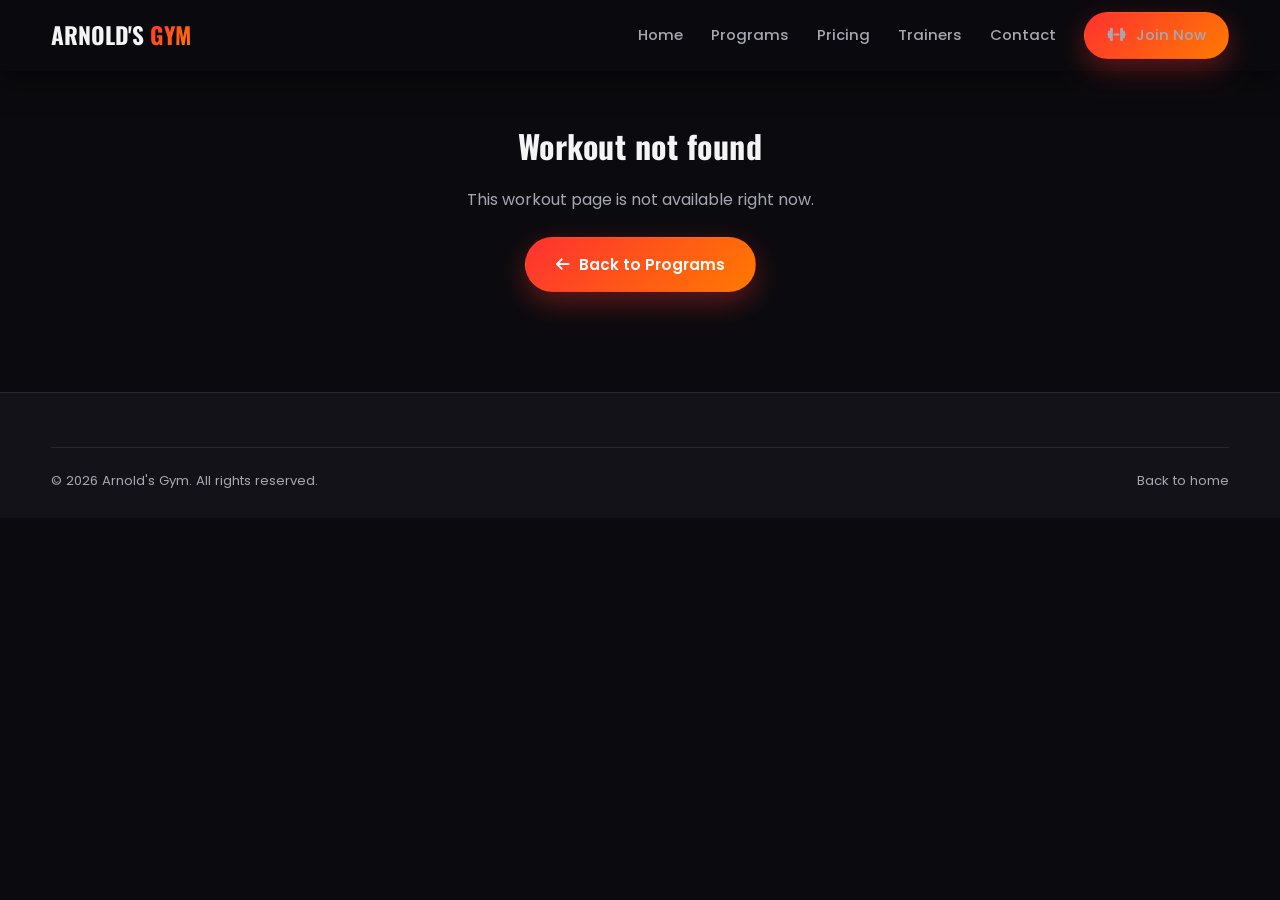
<file: mirror/workout.html>
<!DOCTYPE html>
<html lang="en">
<head>
  <meta charset="UTF-8" />
  <meta name="viewport" content="width=device-width, initial-scale=1.0" />
  <title>Workout — Arnold's Gym</title>
  <meta name="description" content="Step-by-step workout guide at Arnold's Gym, Giridih." />
  <link rel="preconnect" href="https://fonts.googleapis.com" />
  <link rel="preconnect" href="https://fonts.gstatic.com" crossorigin />
  <link href="https://fonts.googleapis.com/css2?family=Oswald:wght@500;600;700&family=Poppins:wght@300;400;500;600;700&display=swap" rel="stylesheet" />
  <link rel="stylesheet" href="https://cdnjs.cloudflare.com/ajax/libs/font-awesome/6.5.2/css/all.min.css" />
  <style>
/* ============================================================
   Arnold's Gym v2 — dark theme stylesheet
   Palette:  bg #0b0b0f · accent gradient #ff3131 → #ff7a00
   Fonts:    Oswald (headings) · Poppins (body)
   ============================================================ */

:root {
  --bg: #0b0b0f;
  --bg-2: #121218;
  --bg-3: #18181f;
  --card: rgba(255, 255, 255, 0.04);
  --border: rgba(255, 255, 255, 0.09);
  --text: #f4f4f6;
  --muted: #a7a7b3;
  --red: #ff3131;
  --orange: #ff7a00;
  --grad: linear-gradient(135deg, #ff3131, #ff7a00);
  --green: #22c55e;
  --amber: #f59e0b;
  --radius: 16px;
  --shadow: 0 18px 50px rgba(0, 0, 0, 0.45);
}

* { margin: 0; padding: 0; box-sizing: border-box; }

html { scroll-behavior: smooth; }

body {
  background: var(--bg);
  color: var(--text);
  font-family: "Poppins", system-ui, sans-serif;
  line-height: 1.65;
  overflow-x: hidden;
}

img { max-width: 100%; display: block; }
a { color: inherit; text-decoration: none; }

h1, h2, h3, .font-head {
  font-family: "Oswald", "Poppins", sans-serif;
  letter-spacing: 0.5px;
}

.container { width: min(1180px, 92%); margin: 0 auto; }
section { padding: 84px 0; }

.sec-title {
  font-size: clamp(1.9rem, 4vw, 2.7rem);
  text-transform: uppercase;
  text-align: center;
  margin-bottom: 8px;
}
.sec-title .accent {
  background: var(--grad);
  -webkit-background-clip: text;
  background-clip: text;
  color: transparent;
}
.sec-sub {
  text-align: center;
  color: var(--muted);
  max-width: 620px;
  margin: 0 auto 44px;
}

/* ---------- buttons ---------- */
.btn {
  display: inline-flex; align-items: center; gap: 10px;
  padding: 14px 30px;
  border-radius: 999px;
  font-weight: 600; font-size: 0.95rem;
  border: 1px solid transparent;
  cursor: pointer;
  transition: transform 0.25s ease, box-shadow 0.25s ease, background 0.25s ease;
}
.btn-grad {
  background: var(--grad); color: #fff;
  box-shadow: 0 10px 28px rgba(255, 49, 49, 0.35);
}
.btn-grad:hover { transform: translateY(-3px); box-shadow: 0 16px 36px rgba(255, 49, 49, 0.5); }
.btn-ghost {
  background: rgba(255, 255, 255, 0.06);
  border-color: var(--border);
  backdrop-filter: blur(8px);
}
.btn-ghost:hover { transform: translateY(-3px); border-color: var(--orange); }
.btn-whatsapp { background: #1faa53; color: #fff; }
.btn-whatsapp:hover { transform: translateY(-3px); box-shadow: 0 12px 30px rgba(31, 170, 83, 0.45); }
.btn-sm { padding: 9px 18px; font-size: 0.82rem; }

/* ---------- navbar ---------- */
.navbar {
  position: fixed; top: 0; left: 0; right: 0; z-index: 100;
  transition: background 0.3s ease, box-shadow 0.3s ease, padding 0.3s ease;
  padding: 18px 0;
}
.navbar .nav-inner {
  width: min(1180px, 92%); margin: 0 auto;
  display: flex; align-items: center; justify-content: space-between;
}
.navbar.scrolled {
  background: rgba(11, 11, 15, 0.78);
  backdrop-filter: blur(14px);
  -webkit-backdrop-filter: blur(14px);
  box-shadow: 0 8px 30px rgba(0, 0, 0, 0.5);
  padding: 12px 0;
}
.logo {
  font-family: "Oswald", sans-serif;
  font-size: 1.45rem; font-weight: 700; text-transform: uppercase;
}
.logo .accent {
  background: var(--grad); -webkit-background-clip: text; background-clip: text;
  color: transparent;
}
.nav-links { display: flex; gap: 28px; list-style: none; align-items: center; }
.nav-links a { font-size: 0.93rem; color: var(--muted); font-weight: 500; transition: color 0.2s; }
.nav-links a:hover, .nav-links a.active { color: #fff; }
.nav-cta { padding: 10px 22px; }
.hamburger { display: none; background: none; border: none; color: #fff; font-size: 1.5rem; cursor: pointer; }

/* ---------- hero ---------- */
.hero {
  min-height: 100svh;
  display: flex; align-items: center;
  position: relative; overflow: hidden;
  background:
    radial-gradient(700px 380px at 85% 15%, rgba(255, 122, 0, 0.16), transparent 60%),
    radial-gradient(800px 460px at 8% 88%, rgba(255, 49, 49, 0.18), transparent 60%),
    var(--bg);
  padding-top: 110px;
}
/* floating shapes */
.blob {
  position: absolute; border-radius: 50%; filter: blur(70px); opacity: 0.5;
  animation: float 11s ease-in-out infinite; pointer-events: none;
}
.blob-1 { width: 340px; height: 340px; background: #ff3131; top: -80px; right: 8%; animation-delay: 0s; }
.blob-2 { width: 260px; height: 260px; background: #ff7a00; bottom: 6%; left: -60px; animation-delay: 2.5s; }
.blob-3 { width: 190px; height: 190px; background: #7a1fff; top: 46%; right: 30%; animation-delay: 5s; opacity: 0.35; }
@keyframes float {
  0%, 100% { transform: translate(0, 0) scale(1); }
  50% { transform: translate(-34px, 44px) scale(1.08); }
}
.hero-grid { position: relative; z-index: 2; text-align: center; max-width: 880px; margin: 0 auto; }
.hero-kicker {
  display: inline-block; padding: 8px 20px; border-radius: 999px;
  background: rgba(255, 122, 0, 0.1); border: 1px solid rgba(255, 122, 0, 0.35);
  color: var(--orange); font-size: 0.8rem; font-weight: 600; letter-spacing: 2px;
  text-transform: uppercase; margin-bottom: 22px;
}
.hero h1 {
  font-size: clamp(2.2rem, 7vw, 5rem);
  line-height: 1.08; text-transform: uppercase; margin-bottom: 10px;
}
.hero h1 .typed-wrap { color: transparent; background: var(--grad); -webkit-background-clip: text; background-clip: text; }
.hero p.lead { color: var(--muted); font-size: 1.05rem; max-width: 620px; margin: 18px auto 34px; }
.hero-cta { display: flex; gap: 16px; justify-content: center; flex-wrap: wrap; }
.scroll-hint { margin-top: 54px; color: var(--muted); font-size: 0.8rem; letter-spacing: 2px; text-transform: uppercase; }
.scroll-hint i { display: block; font-size: 1.3rem; margin-top: 8px; animation: bounce 1.8s infinite; color: var(--orange); }
@keyframes bounce { 0%, 100% { transform: translateY(0); } 50% { transform: translateY(10px); } }

/* ---------- stats band ---------- */
.stats-band {
  background: var(--bg-2);
  border-top: 1px solid var(--border); border-bottom: 1px solid var(--border);
  padding: 54px 0;
}
.stats-grid {
  display: grid; grid-template-columns: repeat(4, 1fr); gap: 20px; text-align: center;
}
.stat .num {
  font-family: "Oswald", sans-serif; font-size: clamp(2rem, 4.5vw, 3.1rem);
  background: var(--grad); -webkit-background-clip: text; background-clip: text; color: transparent;
}
.stat .lbl { color: var(--muted); font-size: 0.85rem; text-transform: uppercase; letter-spacing: 1.5px; margin-top: 6px; }

/* ---------- cards ---------- */
.cards { display: grid; grid-template-columns: repeat(auto-fit, minmax(240px, 1fr)); gap: 22px; }
.card {
  background: var(--card);
  border: 1px solid var(--border);
  border-radius: var(--radius);
  padding: 34px 26px;
  backdrop-filter: blur(10px);
  -webkit-backdrop-filter: blur(10px);
  transition: transform 0.3s ease, box-shadow 0.3s ease, border-color 0.3s ease;
  position: relative; overflow: hidden;
}
.card:hover { transform: translateY(-8px); border-color: rgba(255, 122, 0, 0.55); box-shadow: var(--shadow); }
.card .icon-ring {
  width: 62px; height: 62px; border-radius: 18px;
  display: grid; place-items: center; font-size: 1.6rem; color: #fff;
  background: var(--grad); margin-bottom: 18px;
  box-shadow: 0 8px 22px rgba(255, 49, 49, 0.4);
}
.card h3 { font-size: 1.2rem; margin-bottom: 8px; text-transform: uppercase; }
.card p { color: var(--muted); font-size: 0.92rem; }

/* program cards with zoom images */
.program-card { padding: 0; min-height: 340px; display: flex; align-items: flex-end; }
.program-card .bg {
  position: absolute; inset: 0;
  background-size: cover; background-position: center;
  transition: transform 0.6s ease;
}
.program-card:hover .bg { transform: scale(1.1); }
.program-card::after {
  content: ""; position: absolute; inset: 0;
  background: linear-gradient(to top, rgba(5, 5, 8, 0.95) 8%, rgba(5, 5, 8, 0.25) 55%, transparent);
}
.program-card .info { position: relative; z-index: 2; padding: 26px; }
.program-card .info h3 { font-size: 1.35rem; }
.program-card .info p { font-size: 0.88rem; }
.program-card .go {
  display: inline-flex; align-items: center; gap: 8px; margin-top: 12px;
  color: var(--orange); font-weight: 600; font-size: 0.88rem;
}

/* ---------- classes by age ---------- */
.age-card { text-align: center; }
.age-card .age {
  font-family: "Oswald", sans-serif; font-size: 2.2rem; color: #fff; margin-bottom: 6px;
}
.age-card .age span { background: var(--grad); -webkit-background-clip: text; background-clip: text; color: transparent; }
.age-card ul { list-style: none; margin-top: 14px; color: var(--muted); font-size: 0.9rem; }
.age-card ul li { padding: 7px 0; border-top: 1px dashed var(--border); }
.age-card ul li i { color: var(--green); margin-right: 8px; }

/* ---------- pricing ---------- */
.pricing { display: grid; grid-template-columns: repeat(auto-fit, minmax(260px, 1fr)); gap: 22px; align-items: stretch; }
.price-card { text-align: center; display: flex; flex-direction: column; }
.price-card.popular {
  border: 1px solid rgba(255, 122, 0, 0.6);
  background: linear-gradient(180deg, rgba(255, 49, 49, 0.12), rgba(255, 122, 0, 0.06));
  transform: scale(1.04);
}
.price-card.popular:hover { transform: scale(1.04) translateY(-8px); }
.plan-tag {
  align-self: center; font-size: 0.72rem; font-weight: 700; letter-spacing: 2px;
  text-transform: uppercase; background: var(--grad); color: #fff;
  padding: 6px 18px; border-radius: 999px; margin-bottom: 14px;
}
.price { font-family: "Oswald", sans-serif; font-size: 2.8rem; margin: 6px 0; }
.price small { font-size: 1rem; color: var(--muted); font-family: "Poppins", sans-serif; }
.price-card ul { list-style: none; margin: 18px 0 26px; color: var(--muted); font-size: 0.92rem; flex: 1; }
.price-card ul li { padding: 8px 0; border-bottom: 1px dashed var(--border); }
.price-card ul li i { color: var(--green); margin-right: 8px; }
.price-card ul li.off { opacity: 0.45; }
.price-card ul li.off i { color: var(--red); }

/* ---------- BMI widget ---------- */
.bmi-box {
  max-width: 680px; margin: 0 auto;
  background: var(--card); border: 1px solid var(--border); border-radius: 20px;
  padding: 40px 36px; backdrop-filter: blur(10px);
  -webkit-backdrop-filter: blur(10px);
}
.bmi-row { display: grid; grid-template-columns: 1fr 1fr; gap: 18px; margin-bottom: 20px; }
.field label { display: block; font-size: 0.85rem; color: var(--muted); margin-bottom: 8px; }
.field input, .field select, .field textarea {
  width: 100%; padding: 13px 16px; border-radius: 12px;
  background: rgba(255, 255, 255, 0.05);
  border: 1px solid var(--border); color: var(--text);
  font-family: inherit; font-size: 0.95rem; outline: none;
  transition: border-color 0.2s;
}
.field input:focus, .field select:focus, .field textarea:focus { border-color: var(--orange); }
.field select option { background: #15151c; }
.bmi-result {
  margin-top: 22px; text-align: center; padding: 20px; border-radius: 14px;
  background: rgba(255, 255, 255, 0.03); border: 1px dashed var(--border);
}
.bmi-result .val { font-family: "Oswald", sans-serif; font-size: 2.4rem; }
.bmi-result .cat { font-weight: 600; margin-top: 4px; }
.bmi-bar { height: 10px; border-radius: 999px; margin: 14px 0 6px;
  background: linear-gradient(90deg, #38bdf8 0 20%, #22c55e 20% 40%, #f59e0b 40% 60%, #ff3131 60% 100%); position: relative; }
.bmi-marker { position: absolute; top: -6px; width: 4px; height: 22px; background: #fff; border-radius: 2px; transition: left 0.5s ease; }

/* ---------- trainers ---------- */
.trainer-card { text-align: center; padding: 28px 22px; }
.trainer-photo {
  width: 150px; height: 150px; border-radius: 50%; margin: 0 auto 18px;
  object-fit: cover; border: 3px solid transparent;
  background: var(--grad) border-box;
  box-shadow: 0 10px 30px rgba(255, 49, 49, 0.35);
}
.trainer-avatar {
  width: 150px; height: 150px; border-radius: 50%; margin: 0 auto 18px;
  display: grid; place-items: center;
  font-family: "Oswald", sans-serif; font-size: 3rem; color: #fff;
  background: var(--grad);
  box-shadow: 0 10px 30px rgba(255, 49, 49, 0.35);
}
.trainer-role { color: var(--orange); font-size: 0.82rem; text-transform: uppercase; letter-spacing: 2px; margin: 4px 0 10px; }
.trainer-actions { display: flex; gap: 10px; justify-content: center; margin-top: 16px; flex-wrap: wrap; }

/* ---------- testimonials ---------- */
.testi-wrap { max-width: 760px; margin: 0 auto; position: relative; }
.testi-track { position: relative; min-height: 230px; }
.testi {
  position: absolute; inset: 0; opacity: 0; transform: translateY(18px);
  transition: opacity 0.6s ease, transform 0.6s ease;
  text-align: center; padding: 36px 30px;
  background: var(--card); border: 1px solid var(--border); border-radius: 20px;
  backdrop-filter: blur(10px); -webkit-backdrop-filter: blur(10px);
  pointer-events: none;
}
.testi.active { opacity: 1; transform: translateY(0); pointer-events: auto; }
.testi .stars { color: var(--amber); letter-spacing: 4px; margin-bottom: 12px; }
.testi p { color: var(--muted); font-style: italic; }
.testi .who { margin-top: 16px; font-weight: 600; }
.testi .who small { display: block; color: var(--orange); font-weight: 400; font-size: 0.8rem; }
.testi-dots { display: flex; gap: 10px; justify-content: center; margin-top: 22px; }
.testi-dots button {
  width: 10px; height: 10px; border-radius: 50%; border: none; cursor: pointer;
  background: rgba(255, 255, 255, 0.2); transition: background 0.3s, transform 0.3s;
}
.testi-dots button.active { background: var(--grad); transform: scale(1.35); }

/* ---------- contact ---------- */
.contact-grid { display: grid; grid-template-columns: 1fr 1.2fr; gap: 34px; align-items: start; }
.contact-info .row {
  display: flex; gap: 16px; align-items: flex-start;
  background: var(--card); border: 1px solid var(--border); border-radius: 14px;
  padding: 18px; margin-bottom: 14px;
}
.contact-info .row i {
  width: 46px; height: 46px; border-radius: 12px; flex-shrink: 0;
  display: grid; place-items: center; background: var(--grad); color: #fff; font-size: 1.1rem;
}
.contact-info .row .h { font-weight: 600; font-size: 0.95rem; }
.contact-info .row .s { color: var(--muted); font-size: 0.88rem; word-break: break-word; }
.contact-form {
  background: var(--card); border: 1px solid var(--border); border-radius: 20px;
  padding: 36px 30px; backdrop-filter: blur(10px); -webkit-backdrop-filter: blur(10px);
}
.form-grid { display: grid; grid-template-columns: 1fr 1fr; gap: 16px; }
.form-grid .full { grid-column: 1 / -1; }
.form-actions { display: flex; gap: 14px; margin-top: 20px; flex-wrap: wrap; }
.form-note { font-size: 0.8rem; color: var(--muted); margin-top: 14px; }
.form-note i { color: var(--green); }

/* ---------- footer ---------- */
footer {
  border-top: 1px solid var(--border); background: var(--bg-2);
  padding: 54px 0 26px; margin-top: 40px;
}
.footer-grid { display: grid; grid-template-columns: 1.4fr 1fr 1fr; gap: 30px; margin-bottom: 36px; }
.footer-grid h4 { margin-bottom: 14px; text-transform: uppercase; font-size: 0.95rem; }
.footer-grid ul { list-style: none; }
.footer-grid ul li { margin-bottom: 9px; }
.footer-grid ul a, .footer-grid p { color: var(--muted); font-size: 0.9rem; }
.footer-grid ul a:hover { color: var(--orange); }
.socials { display: flex; gap: 12px; margin-top: 16px; }
.socials a {
  width: 42px; height: 42px; border-radius: 50%;
  display: grid; place-items: center;
  background: rgba(255, 255, 255, 0.06); border: 1px solid var(--border);
  transition: background 0.25s, transform 0.25s;
}
.socials a:hover { background: var(--grad); transform: translateY(-3px); }
.footer-bottom {
  border-top: 1px solid var(--border); padding-top: 22px;
  display: flex; justify-content: space-between; align-items: center;
  color: var(--muted); font-size: 0.82rem; flex-wrap: wrap; gap: 10px;
}

/* ---------- reveal on scroll ---------- */
.reveal { opacity: 0; transform: translateY(36px); transition: opacity 0.7s ease, transform 0.7s ease; }
.reveal.visible { opacity: 1; transform: none; }
.reveal-d1 { transition-delay: 0.1s; } .reveal-d2 { transition-delay: 0.2s; } .reveal-d3 { transition-delay: 0.3s; }

/* ---------- toast ---------- */
.toast {
  position: fixed; bottom: 26px; right: 26px; z-index: 9999;
  background: #15151c; border: 1px solid var(--border); border-left: 4px solid var(--green);
  color: var(--text); padding: 15px 20px; border-radius: 12px; font-size: 0.9rem;
  box-shadow: var(--shadow); max-width: min(360px, 86vw);
  transform: translateY(140%); transition: transform 0.4s ease;
}
.toast.show { transform: none; }
.toast.error { border-left-color: var(--red); }
.toast i { margin-right: 9px; }
.toast.ok i { color: var(--green); } .toast.error i { color: var(--red); }

/* ---------- modal ---------- */
.modal-backdrop {
  position: fixed; inset: 0; z-index: 500;
  background: rgba(5, 5, 8, 0.7); backdrop-filter: blur(6px);
  display: none; align-items: center; justify-content: center; padding: 18px;
}
.modal-backdrop.open { display: flex; }
.modal {
  width: min(520px, 100%); max-height: 90vh; overflow: auto;
  background: var(--bg-3); border: 1px solid var(--border); border-radius: 20px;
  padding: 30px 28px; box-shadow: var(--shadow);
}
.modal h3 { margin-bottom: 18px; }
.modal .form-grid { margin-bottom: 6px; }

/* ---------- responsive ---------- */
@media (max-width: 960px) {
  .contact-grid { grid-template-columns: 1fr; }
  .footer-grid { grid-template-columns: 1fr 1fr; }
  .stats-grid { grid-template-columns: repeat(2, 1fr); gap: 30px; }
}
@media (max-width: 1024px) {
  /* tablet + phone: hamburger menu (6 links + CTA fit nahi hote) */
  .nav-links {
    position: fixed; inset: 0 0 0 30%;
    background: rgba(11, 11, 15, 0.97); backdrop-filter: blur(16px);
    -webkit-backdrop-filter: blur(16px);
    flex-direction: column; justify-content: center; gap: 30px;
    transform: translateX(100%); transition: transform 0.35s ease;
    z-index: 100;
  }
  .nav-links.open { transform: none; }
  .nav-links a { font-size: 1.15rem; }
  .hamburger { display: block; z-index: 101; position: relative; }
}
@media (max-width: 720px) {
  section { padding: 64px 0; }
  .bmi-row, .form-grid { grid-template-columns: 1fr; }
  .footer-grid { grid-template-columns: 1fr; }
  .price-card.popular { transform: none; }
  .price-card.popular:hover { transform: translateY(-8px); }
  /* iOS auto-zoom fix: input 16px se chhota nahi */
  .field input, .field select, .field textarea { font-size: 16px; }
  .modal { padding: 24px 20px; }
  .testi-track { min-height: 340px; }
  .testi { padding: 28px 20px; }
}
@media (max-width: 480px) {
  /* compact phone view: sab kuchh ek screen me fit ho */
  section { padding: 44px 0; }
  .container { width: min(1180px, 94%); }
  .sec-title { font-size: 1.55rem; }
  .sec-sub { font-size: .88rem; margin-bottom: 30px; }
  .hero { padding-top: 96px; }
  .hero h1 { font-size: 2rem; }
  .hero p.lead { font-size: .92rem; margin-bottom: 26px; }
  .hero-kicker { font-size: .68rem; padding: 6px 16px; margin-bottom: 16px; }
  .hero-cta { gap: 10px; }
  .hero-cta .btn { width: 100%; justify-content: center; padding: 12px 20px; font-size: .86rem; }
  .scroll-hint { margin-top: 36px; }
  .bmi-box { padding: 26px 18px; }
  .contact-form { padding: 26px 18px; }
  .card { padding: 24px 18px; }
  .card h3 { font-size: 1.05rem; }
  .card .icon-ring { width: 52px; height: 52px; font-size: 1.3rem; margin-bottom: 14px; }
  .stats-grid { gap: 14px; }
  .stat .lbl { font-size: 0.7rem; }
  .price { font-size: 2.1rem; }
  .price-card ul { font-size: .85rem; }
  .trainer-photo, .trainer-avatar { width: 118px; height: 118px; }
  .trainer-card { padding: 24px 16px; }
  .testi { font-size: .88rem; }
  .mcard { padding: 18px 14px; }
  .mcard-months { grid-template-columns: repeat(auto-fill, minmax(84px, 1fr)); }
  .mcard-gym { font-size: 1.1rem; }
  .mcard-name { font-size: 1.1rem; }
  .footer-grid { gap: 22px; }
  .footer-bottom { justify-content: center; text-align: center; }
  .toast { bottom: 14px; right: 14px; left: 14px; max-width: none; font-size: .82rem; }
}

/* ---------- v2: announcement bar ---------- */
.announce-bar {
  display: flex; align-items: center; justify-content: center; gap: 10px;
  padding: 10px 18px; font-size: .82rem; font-weight: 600; text-align: center;
  color: #fff; background: linear-gradient(90deg, #b91c1c, #ea580c, #b91c1c);
  background-size: 200% 100%; animation: announceSlide 8s linear infinite;
  position: relative; z-index: 60;
}
.announce-bar[hidden] { display: none; }
.announce-bar i { color: #ffe08a; }
@keyframes announceSlide { to { background-position: 200% 0; } }

/* ---------- v2: admin checkbox fields ---------- */
.field.check { display: flex; align-items: center; }
.field.check label { display: flex; align-items: center; gap: 10px; margin: 0; cursor: pointer; color: var(--text); font-size: .9rem; }
.field.check input[type="checkbox"] { width: 19px; height: 19px; accent-color: #ea580c; cursor: pointer; }

/* ---------- v2: admin thumb in tables ---------- */
.table-thumb { width: 74px; height: 44px; border-radius: 8px; object-fit: cover; }

/* ---------- membership card (website) ---------- */
.mcard { background: linear-gradient(135deg, #1b1b24, #101016); border: 1px solid var(--border); border-radius: 18px; padding: 24px; margin-top: 18px; position: relative; overflow: hidden; }
.mcard::before { content: ""; position: absolute; top: 0; left: 0; right: 0; height: 5px; background: var(--grad); }
.mcard-top { display: flex; justify-content: space-between; align-items: flex-start; gap: 12px; margin-bottom: 14px; }
.mcard-gym { font-family: "Oswald", sans-serif; font-size: 1.35rem; font-weight: 700; letter-spacing: 1px; }
.mcard-tag { font-size: .72rem; letter-spacing: 3px; color: var(--muted); margin-top: 2px; }
.mcard-name { font-size: 1.25rem; font-weight: 600; margin-bottom: 8px; }
.mcard-meta { display: flex; gap: 18px; flex-wrap: wrap; color: var(--muted); font-size: .88rem; margin-bottom: 16px; }
.mcard-meta i { color: var(--orange); margin-right: 6px; }
.mcard-dates { display: grid; grid-template-columns: repeat(auto-fit, minmax(110px, 1fr)); gap: 10px; margin-bottom: 16px; }
.mcard-dates > div { background: rgba(255,255,255,.04); border: 1px solid var(--border); border-radius: 12px; padding: 10px 12px; }
.mcard-dates span { display: block; font-size: .7rem; text-transform: uppercase; letter-spacing: 1px; color: var(--muted); margin-bottom: 4px; }
.mcard-dates b { font-size: .95rem; }
.mcard-months { display: grid; grid-template-columns: repeat(auto-fill, minmax(96px, 1fr)); gap: 8px; }
.mchip { border: 1px solid var(--border); border-radius: 10px; padding: 8px 6px; text-align: center; background: rgba(255,255,255,.03); }
.mchip b { display: block; font-size: .78rem; margin-bottom: 3px; }
.mchip span { font-size: .68rem; font-weight: 700; text-transform: uppercase; letter-spacing: 1px; }
.mchip.paid { border-color: rgba(34,197,94,.5); background: rgba(34,197,94,.08); }
.mchip.paid span { color: #4ade80; }
.mchip.done { border-color: rgba(148,163,184,.35); }
.mchip.done span { color: #94a3b8; }
.mchip.due { border-color: rgba(245,158,11,.5); background: rgba(245,158,11,.07); }
.mchip.due span { color: #fbbf24; }

/* ---------- badges (website) ---------- */
.badge { display: inline-block; padding: 5px 13px; border-radius: 999px; font-size: .75rem; font-weight: 600; }
.badge.active { background: rgba(34,197,94,.15); color: #4ade80; border: 1px solid rgba(34,197,94,.4); }
.badge.expired { background: rgba(255,49,49,.15); color: #ff8080; border: 1px solid rgba(255,49,49,.4); }

</style>
  <style>
    .wo-hero { position: relative; min-height: 46svh; display: flex; align-items: flex-end; background-size: cover; background-position: center; }
    .wo-hero::after { content: ""; position: absolute; inset: 0; background: linear-gradient(180deg, rgba(11,11,15,.25), rgba(11,11,15,.92)); }
    .wo-hero .container { position: relative; z-index: 1; padding-bottom: 38px; }
    .wo-hero h1 { font-size: clamp(2rem, 6vw, 3.4rem); text-transform: uppercase; }
    .chips { display: flex; flex-wrap: wrap; gap: 10px; margin: 18px 0 6px; }
    .chip { display: inline-flex; align-items: center; gap: 8px; font-size: .82rem; font-weight: 600; padding: 8px 16px; border-radius: 999px; background: rgba(255,255,255,.06); border: 1px solid var(--border); color: var(--text); }
    .chip i { color: var(--orange); }
    .wo-body { padding: 34px 0 60px; }
    .wo-sec { margin-bottom: 30px; }
    .wo-sec h2 { font-size: 1.3rem; text-transform: uppercase; margin-bottom: 14px; display: flex; align-items: center; gap: 10px; }
    .wo-sec h2 i { color: var(--orange); }
    .steps-list { list-style: none; counter-reset: step; padding: 0; }
    .steps-list li { counter-increment: step; display: flex; gap: 16px; padding: 15px 18px; margin-bottom: 12px; }
    .steps-list li::before { content: counter(step); flex-shrink: 0; width: 38px; height: 38px; border-radius: 12px; background: var(--grad); display: grid; place-items: center; font-family: "Oswald", sans-serif; font-weight: 700; font-size: 1.05rem; }
    .donts-list { list-style: none; padding: 0; }
    .donts-list li { display: flex; gap: 12px; align-items: flex-start; padding: 13px 18px; margin-bottom: 10px; border: 1px solid rgba(255,49,49,.3); background: rgba(255,49,49,.06); border-radius: 12px; }
    .donts-list i { color: #ff8080; margin-top: 3px; }
    .notes-box { border: 1px solid rgba(245,158,11,.4); background: rgba(245,158,11,.08); border-radius: 14px; padding: 20px 22px; }
    .notes-box ul { padding-left: 20px; color: var(--text); }
    .notes-box li { margin-bottom: 8px; }
    .wo-cta { display: flex; gap: 14px; flex-wrap: wrap; margin-top: 8px; }
    .back-link { display: inline-flex; align-items: center; gap: 8px; color: var(--muted); font-size: .9rem; margin: 22px 0 0; }
    .back-link:hover { color: #fff; }
    @media (max-width: 720px) {
      .wo-hero { min-height: 38svh; }
      .wo-hero .container { padding-bottom: 26px; }
      .steps-list li { gap: 12px; padding: 13px 14px; }
      .steps-list li::before { width: 32px; height: 32px; font-size: .95rem; }
      .wo-sec h2 { font-size: 1.1rem; }
      .wo-cta .btn { flex: 1; justify-content: center; }
    }
  </style>
</head>
<body>

  <nav class="navbar scrolled" id="navbar">
    <div class="nav-inner">
      <a href="https://muse.ai/files/1360301033830820/1872163737463658/rnxloox1wzwol1sei58xtuti/index.html" class="logo">Arnold's <span class="accent">Gym</span></a>
      <ul class="nav-links" id="navLinks">
        <li><a href="https://muse.ai/files/1360301033830820/1872163737463658/rnxloox1wzwol1sei58xtuti/index.html#home">Home</a></li>
        <li><a href="https://muse.ai/files/1360301033830820/1872163737463658/rnxloox1wzwol1sei58xtuti/index.html#programs">Programs</a></li>
        <li><a href="https://muse.ai/files/1360301033830820/1872163737463658/rnxloox1wzwol1sei58xtuti/index.html#pricing">Pricing</a></li>
        <li><a href="https://muse.ai/files/1360301033830820/1872163737463658/rnxloox1wzwol1sei58xtuti/index.html#trainers">Trainers</a></li>
        <li><a href="https://muse.ai/files/1360301033830820/1872163737463658/rnxloox1wzwol1sei58xtuti/index.html#contact">Contact</a></li>
        <li><a href="https://muse.ai/files/1360301033830820/1719673026830966/2txrzxdrc3oqqn3g76i78ajt/Registration.html" class="btn btn-grad btn-sm nav-cta"><i class="fas fa-dumbbell"></i> Join Now</a></li>
      </ul>
      <button class="hamburger" id="hamburger" aria-label="Menu"><i class="fas fa-bars"></i></button>
    </div>
  </nav>

  <div id="woWrap">
    <div class="container" style="padding:120px 0 60px;text-align:center">
      <p class="empty"><i class="fas fa-spinner fa-spin"></i> Loading workout…</p>
    </div>
  </div>

  <footer>
    <div class="container">
      <div class="footer-bottom">
        <span>© 2026 Arnold's Gym. All rights reserved.</span>
        <span><a href="https://muse.ai/files/1360301033830820/1872163737463658/rnxloox1wzwol1sei58xtuti/index.html" style="color:var(--muted)">Back to home</a></span>
      </div>
    </div>
  </footer>

  <script>
/* ============================================================
   assets/config.js — site-wide configuration
   ------------------------------------------------------------
   WEB_APP_URL : paste the Google Apps Script "Web app" URL here
   after deploying Code.gs (see SETUP-GUIDE.md).

   Example: "https://script.google.com/macros/s/AKfycb.../exec"

   Leave it EMPTY ("") and the site runs in DEMO MODE —
   all data is stored in the browser's localStorage.
   ============================================================ */

const WEB_APP_URL = "https://script.google.com/macros/s/AKfycbxlHeOKPguGclnXPbl03j7T_QAMnqc8AUtC8eh9POoW6puvtdeBo3ZqGHVCiboQHni_/exec"; // <-- backend re-deployed 2026-10-09 (photo column wala naya version)

/* Contact truth data (single source for JS widgets) */
const SITE = {
  phone: "918789537734",
  displayPhone: "+91 87895 37734",
  email: "ajim55539@gmail.com",
  address: "Bhandaridih, Giridih, Jharkhand",
  instagram: "https://www.instagram.com/ajim___khan_09/",
};

</script>
  <script>
/* ============================================================
   assets/sheets.js — Data API layer  [v2]
   ------------------------------------------------------------
   Every data operation in the site goes through this file.

   SHEETS MODE  : if WEB_APP_URL is set in config.js, calls the
                  Google Apps Script Web App (Code.gs router).
   DEMO MODE    : if WEB_APP_URL is empty, uses a localStorage
                  backed store with the same function signatures,
                  so the UI works identically from file:// too.

   Convention: every API function resolves to { ok, data, error }.
   Actions are matched 1:1 by Code.gs doGet/doPost router.
   ============================================================ */

/* global WEB_APP_URL */

const ApiMode = { sheets: !!WEB_APP_URL, demo: !WEB_APP_URL };
const SYNC = { online: false, checkedAt: null }; // filled by ping()

/* ------------------ HTTP helpers (Sheets mode) ------------------ */
/* We POST with Content-Type: text/plain so Apps Script answers
   without triggering a CORS preflight (simple request). */

async function apiGet(action, params = {}) {
  if (ApiMode.demo) return demoGet(action, params);
  const qs = new URLSearchParams({ action, ...params }).toString();
  const res = await fetch(`${WEB_APP_URL}?${qs}`, { method: "GET" });
  return res.json();
}

async function apiPost(action, payload = {}) {
  if (ApiMode.demo) return demoPost(action, payload);
  const res = await fetch(WEB_APP_URL, {
    method: "POST",
    headers: { "Content-Type": "text/plain;charset=utf-8" },
    body: JSON.stringify({ action, ...payload }),
  });
  return res.json();
}

/* ============================================================
   DEFAULT WEBSITE CONTENT (also used as demo seeds)
   Shared by https://muse.ai/files/1360301033830820/1872163737463658/rnxloox1wzwol1sei58xtuti/index.html (app.js) and admin panel (admin.js).
   ============================================================ */
const SITE_DEFAULTS = {
  hero_line1: "Win That Battle",
  hero_line2: "In Your Mind",
  hero_typed: "Build Muscle.,Burn Fat.,Stay Disciplined.,Win The Battle In Your Mind.",
  whatsapp_msg: "*New Enquiry — Arnold's Gym*\n\nName: {name}\nMobile: {mobile}\nSubject: {subject}\nMessage: {message}",
  announcement: "New batches start every Monday — first trial session FREE!",
  gym_name: "Arnold's Gym",
};

/* ============================================================
   GYM NAME — single branding source (Settings → Gym Name)
   ------------------------------------------------------------
   gymNameOf(content)  → effective gym name from site content
   applyGymName(name)  → rewrites every "Arnold's Gym" occurrence
                         in title, text nodes and meta tags.
   Call it after dynamic content has rendered on each page.
   ============================================================ */
const DEFAULT_GYM_NAME = "Arnold's Gym";

const escBr = (s) => String(s ?? "").replace(/[&<>"']/g, (c) => ({ "&": "&amp;", "<": "&lt;", ">": "&gt;", '"': "&quot;", "'": "&#39;" }[c]));

function gymNameOf(content) {
  const n = String((content && content.gym_name) || "").trim();
  return n || DEFAULT_GYM_NAME;
}

function applyGymName(name) {
  name = String(name || "").trim();
  if (!name || name === DEFAULT_GYM_NAME) return;
  if (document.title) document.title = document.title.split(DEFAULT_GYM_NAME).join(name);
  if (document.body) {
    const walker = document.createTreeWalker(document.body, NodeFilter.SHOW_TEXT, {
      acceptNode: (node) => {
        const p = node.parentElement;
        if (!p) return NodeFilter.FILTER_REJECT;
        const tag = p.tagName;
        if (tag === "SCRIPT" || tag === "STYLE" || tag === "TEXTAREA" || tag === "INPUT") return NodeFilter.FILTER_REJECT;
        return node.nodeValue.indexOf(DEFAULT_GYM_NAME) !== -1 ? NodeFilter.FILTER_ACCEPT : NodeFilter.FILTER_REJECT;
      },
    });
    const nodes = [];
    while (walker.nextNode()) nodes.push(walker.currentNode);
    nodes.forEach((node) => { node.nodeValue = node.nodeValue.split(DEFAULT_GYM_NAME).join(name); });
  }
  document.querySelectorAll('meta[name="description"], meta[property="og:description"]').forEach((m) => {
    const c = m.getAttribute("content") || "";
    if (c.indexOf(DEFAULT_GYM_NAME) !== -1) m.setAttribute("content", c.split(DEFAULT_GYM_NAME).join(name));
  });
  /* logos split the name across nodes: "Arnold's " + accented "Gym" */
  document.querySelectorAll(".logo").forEach((logo) => {
    const norm = logo.textContent.replace(/\s+/g, " ").trim();
    if (norm !== DEFAULT_GYM_NAME && norm !== name) return;
    const words = String(name).split(/\s+/).filter(Boolean);
    const last = words.pop() || name;
    const first = words.join(" ");
    const span = logo.querySelector("span");
    const cls = span && span.getAttribute("class") ? ` class="${span.getAttribute("class")}"` : "";
    const style = span && span.getAttribute("style") ? ` style="${span.getAttribute("style")}"` : "";
    logo.innerHTML = `${escBr(first + (first ? " " : ""))}<span${cls}${style}>${escBr(last)}</span>`;
  });
}

const DEMO_PLANS = [
  { id: "plan-seed-1", name: "Monthly", price: "800", duration: "/month", facilities: "Full gym access\nGroup workout batches\nDiet chart guidance", popular: "no", active: "yes" },
  { id: "plan-seed-2", name: "Quarterly", price: "2000", duration: "/3 months", facilities: "Full gym access\nGroup workout batches\nPersonal diet chart\nMonthly body assessment", popular: "yes", active: "yes" },
  { id: "plan-seed-3", name: "Yearly", price: "7000", duration: "/year", facilities: "Everything in Quarterly\n2 personal training sessions\nPriority equipment access\nGym T-shirt free", popular: "no", active: "yes" },
];

const DEMO_TRAINERS = [
  { id: "tr-seed-1", name: "Md Ajim", role: "Head Trainer · Owner", photo: "assets/trainer-ajim.jpg", bio: "Muscle building, fat loss and strength coaching with daily motivation.", phone: "918789537734", active: "yes" },
  { id: "tr-seed-2", name: "Ahshan", role: "Fitness Trainer", photo: "assets/trainer-ahshan.jpeg", bio: "Disciplined workouts, nutrition guidance and body transformation coaching.", phone: "918789537734", active: "yes" },
  { id: "tr-seed-3", name: "Suryansh Pandey", role: "Strength Coach", photo: "", bio: "Powerlifting basics, conditioning and beginner-friendly strength programs.", phone: "918789537734", active: "yes" },
];

const DEMO_WORKOUTS = [
  {
    "slug": "chest",
    "title": "Chest Exercises",
    "cover": "https://images.unsplash.com/photo-1571019613454-1cb2f99b2d8b?q=80&w=1200&auto=format&fit=crop",
    "intro": "Bench Press, Incline Press and Chest Fly — build a wider, thicker chest with serious pushing power.",
    "details": "Bench Press\nIncline Dumbbell Press\nChest Fly\n45 min · All levels",
    "steps": "Warm up 5 minutes — arm circles, band pull-aparts and 10 easy push-ups\nFlat barbell bench press — 4 sets x 6–8 reps, rest 90 seconds\nIncline dumbbell press (30°) — 3 sets x 8–10 reps\nDumbbell chest fly — 3 sets x 12 reps, slow and controlled\nPush-ups to near failure — 2 sets to finish the chest\nCool down — doorway chest stretch, 30 seconds per side",
    "donts": "Don't bounce the bar off your chest — control every rep\nDon't flare elbows to 90° — keep them near 45° to protect shoulders\nDon't lift heavy bench without a spotter\nDon't arch your lower back excessively off the bench",
    "notes": "Squeeze the chest hard at the top of every rep.\nKeep feet flat on the floor and shoulder blades pinched back.\nAdd weight only when all sets feel clean.",
    "active": "yes",
    "id": "wo-seed-chest"
  },
  {
    "slug": "biceps",
    "title": "Biceps Exercises",
    "cover": "https://images.unsplash.com/photo-1581009146145-b5ef050c2e1e?q=80&w=1200&auto=format&fit=crop",
    "intro": "Dumbbell Curl, Barbell Curl and Hammer Curl — build peaked, stronger biceps.",
    "details": "Dumbbell Curl\nBarbell Curl\nHammer Curl\n35 min · All levels",
    "steps": "Warm up — 2 minutes of light arm circles and band curls\nStanding barbell curl — 4 sets x 8–10 reps\nSeated dumbbell curl — 3 sets x 10–12 reps per arm\nHammer curl — 3 sets x 12 reps for forearms and brachialis\nConcentration curl — 2 sets x 12 reps, slow negatives\nStretch biceps — wall stretch 30 seconds per arm",
    "donts": "Don't swing your torso to lift the weight — no momentum\nDon't let elbows drift forward past your ribs\nDon't use a weight you can't curl for at least 8 clean reps\nDon't train biceps the day before heavy back day",
    "notes": "Lower the weight slowly — 2–3 seconds down builds more muscle.\nKeep elbows pinned to your sides through every rep.\nFull range of motion beats heavy half-reps.",
    "active": "yes",
    "id": "wo-seed-biceps"
  },
  {
    "slug": "triceps",
    "title": "Triceps Exercises",
    "cover": "https://images.unsplash.com/photo-1583454110551-21f2fa2afe61?q=80&w=1200&auto=format&fit=crop",
    "intro": "Triceps Pushdown, Skull Crusher and Dips — triceps are two-thirds of your arm size. Build them.",
    "details": "Triceps Pushdown\nSkull Crusher\nDips\n35 min · All levels",
    "steps": "Warm up — push-up negatives and light pushdowns, 3 minutes\nRope triceps pushdown — 4 sets x 10–12 reps\nEZ-bar skull crusher — 3 sets x 10 reps, elbows fixed\nBench dips — 3 sets x 12–15 reps\nOverhead dumbbell extension — 2 sets x 12 reps for the long head\nStretch triceps overhead — 30 seconds per arm",
    "donts": "Don't let elbows flare out on pushdowns — tuck them in\nDon't go too heavy on skull crushers — the name is a warning\nDon't shrug your shoulders up; keep them down and back\nDon't lock out violently — control the top of every rep",
    "notes": "Pause 1 second at full extension and squeeze.\nTriceps recover fast — 60 seconds rest is enough.\nDips also hit the chest — lean slightly forward for triceps focus.",
    "active": "yes",
    "id": "wo-seed-triceps"
  },
  {
    "slug": "legs",
    "title": "Leg Exercises",
    "cover": "https://images.unsplash.com/photo-1434608519344-49d77a699e1d?q=80&w=1200&auto=format&fit=crop",
    "intro": "Squat, Leg Press, Lunges and Leg Extension — build powerful legs. Never skip leg day.",
    "details": "Squat\nLeg Press\nLunges\nLeg Extension\n50 min · All levels",
    "steps": "Warm up 5 minutes — brisk walk, leg swings, bodyweight squats\nBarbell back squat — 4 sets x 6–8 reps\nLeg press — 3 sets x 10–12 reps\nWalking lunges — 3 sets x 12 steps per leg\nLeg extension — 3 sets x 15 reps, squeeze at the top\nCool down — quad, hamstring and calf stretches, 5 minutes",
    "donts": "Don't let knees cave inward — push them out over your toes\nDon't round your lower back in the squat\nDon't lock knees fully on the leg press\nDon't skip warm-up sets before heavy squats",
    "notes": "Breathe in going down, brace hard and drive up.\nDepth matters — thighs at least parallel before adding weight.\nEat well after leg day — it's the most demanding session.",
    "active": "yes",
    "id": "wo-seed-legs"
  },
  {
    "slug": "shoulder",
    "title": "Shoulder Exercises",
    "cover": "https://images.unsplash.com/photo-1541534741688-6078c6bfb5c5?q=80&w=1200&auto=format&fit=crop",
    "intro": "Shoulder Press, Lateral Raise and Front Raise — 3D delts, better posture, stronger press.",
    "details": "Shoulder Press\nLateral Raise\nFront Raise\n40 min · All levels",
    "steps": "Warm up 5 minutes — arm circles + band pull-aparts\nSeated dumbbell overhead press — 4 sets x 10 reps\nLateral raises — 3 sets x 12 reps\nFront raises — 3 sets x 12 reps\nFace pulls — 3 sets x 15 reps\nCool down — shoulder cross-body stretch for 5 minutes",
    "donts": "Don't shrug your traps up during lateral raises\nDon't go behind the neck on overhead press\nDon't use momentum — lift slow and controlled\nDon't train shoulders the day after heavy chest",
    "notes": "Rest 60–90 seconds between sets.\nShoulders are small muscles — lighter weights with perfect form win.\nStop immediately if you feel sharp joint pain.",
    "active": "yes",
    "id": "wo-seed-shoulder"
  },
  {
    "slug": "back",
    "title": "Back Exercises",
    "cover": "https://images.unsplash.com/photo-1605296867304-46d5465a13f1?q=80&w=1200&auto=format&fit=crop",
    "intro": "Lat Pulldown, Pull-up, Seated Row and Deadlift — build a wide, thick, strong back.",
    "details": "Lat Pulldown\nPull-up\nSeated Row\nDeadlift\n50 min · Intermediate",
    "steps": "Warm up — band pull-aparts and dead hangs, 5 minutes\nLat pulldown — 4 sets x 10 reps, chest up\nPull-ups (assisted if needed) — 3 sets x max reps\nSeated cable row — 3 sets x 12 reps, squeeze shoulder blades\nRomanian deadlift — 3 sets x 8 reps, hips back\nCool down — child's pose and lat stretch, 5 minutes",
    "donts": "Don't pull the bar behind your neck on pulldowns\nDon't round your back on deadlifts — ever\nDon't shrug with your traps; pull with your lats\nDon't use momentum — no swinging on rows",
    "notes": "Think 'elbows to ribs' to feel the lats working.\nDeadlift is king — but form first, weight second.\nA strong back fixes posture and protects your spine.",
    "active": "yes",
    "id": "wo-seed-back"
  },
  {
    "slug": "abs",
    "title": "Abs & Core Exercises",
    "cover": "https://images.unsplash.com/photo-1571902943202-507ec2618e8f?q=80&w=1200&auto=format&fit=crop",
    "intro": "Crunches, Leg Raises, Plank and Russian Twists — build a strong, stable core.",
    "details": "Crunches\nLeg Raise\nPlank\nRussian Twist\n25 min · All levels",
    "steps": "Warm up — 2 minutes of marching in place + torso twists\nCrunches — 3 sets x 20 reps, slow and controlled\nLying leg raises — 3 sets x 15 reps, don't let heels touch the floor\nPlank hold — 3 sets x 45–60 seconds\nRussian twists — 3 sets x 20 total reps\nCool down — cobra stretch and child's pose",
    "donts": "Don't pull your neck on crunches — hands lightly behind ears\nDon't hold your breath — exhale on every crunch\nDon't sag your hips in the plank — squeeze glutes\nDon't train abs with heavy weights daily — they need rest too",
    "notes": "Quality over quantity — 15 perfect reps beat 50 sloppy ones.\nVisible abs are made in the kitchen — pair this with clean eating.\nTrain core 3–4 times a week, not every day.",
    "active": "yes",
    "id": "wo-seed-abs"
  },
  {
    "slug": "cardio",
    "title": "Cardio Exercises",
    "cover": "https://images.unsplash.com/photo-1552674605-db6ffd4facb5?q=80&w=1200&auto=format&fit=crop",
    "intro": "Running, Cycling, Treadmill and Jump Rope — burn fat, boost stamina, strengthen your heart.",
    "details": "Running\nCycling\nTreadmill\nJump Rope\n30 min · All levels",
    "steps": "Warm up — 5 minutes easy walk or slow pedalling\nTreadmill run — 10 minutes, conversational pace\nStationary cycling — 8 minutes, moderate resistance\nJump rope intervals — 6 rounds of 45 seconds on / 15 off\nCool down — 5 minutes slow walk + deep breathing\nStretch calves, quads and hamstrings",
    "donts": "Don't sprint on day one — build base fitness first\nDon't do hard cardio right before heavy lifting\nDon't skip the cool-down — dizziness is common otherwise\nDon't wear flat unsupportive shoes for running",
    "notes": "You should be able to speak short sentences — that's the right intensity.\n2–3 cardio sessions a week is the sweet spot for fat loss.\nHydrate before, during and after.",
    "active": "yes",
    "id": "wo-seed-cardio"
  },
  {
    "slug": "fullbody",
    "title": "Full Body Exercises",
    "cover": "https://images.unsplash.com/photo-1517836357463-d25dfeac3438?q=80&w=1200&auto=format&fit=crop",
    "intro": "Burpees, Mountain Climbers and Kettlebell Swings — maximum calories, minimum time.",
    "details": "Burpees\nMountain Climbers\nKettlebell Swing\n30 min · Intermediate",
    "steps": "Warm up — jumping jacks and arm circles, 4 minutes\nBurpees — 4 rounds x 10 reps, rest 60 seconds\nMountain climbers — 3 rounds x 40 seconds\nKettlebell swings — 4 sets x 15 reps, hips explosive\nBodyweight squat to press — 3 sets x 12 reps\nCool down — full-body stretch, 5 minutes",
    "donts": "Don't round your back on kettlebell swings — hinge at hips\nDon't skip rest between rounds — form breaks down fast\nDon't do full-body HIIT on consecutive days\nDon't hold your breath during burpees",
    "notes": "Keep a water bottle nearby — this is intense.\nScale down (no-push-up burpees) if you're a beginner.\nGreat for fat loss — pair with a calorie-aware diet.",
    "active": "yes",
    "id": "wo-seed-fullbody"
  },
  {
    "slug": "flexibility",
    "title": "Flexibility & Mobility",
    "cover": "https://images.unsplash.com/photo-1544367567-0f2fcb009e0b?q=80&w=1200&auto=format&fit=crop",
    "intro": "Stretching, Hip Mobility and Shoulder Mobility — move better, recover faster, avoid injury.",
    "details": "Full-body Stretching\nHip Mobility\nShoulder Mobility\n20 min · All levels",
    "steps": "Start with 2 minutes of gentle marching to warm joints\nHip flexor stretch — 60 seconds per side\nDeep squat hold — 60 seconds, heels down\nShoulder dislocates with band/towel — 15 slow reps\nCat-cow + thoracic rotations — 10 reps each\nFinish with 2 minutes of deep breathing in child's pose",
    "donts": "Don't bounce into stretches — ease in and hold\nDon't stretch cold muscles aggressively\nDon't force a joint past sharp pain — mild pull only\nDon't rush — 10 focused minutes beats 30 distracted ones",
    "notes": "Do this after workouts or on rest days.\nConsistency beats intensity — daily 10 minutes transforms mobility.\nBreathe deeply into every stretch.",
    "active": "yes",
    "id": "wo-seed-flexibility"
  },
  {
    "slug": "functional",
    "title": "Functional Training",
    "cover": "https://images.unsplash.com/photo-1534438327276-14e5300c3a48?q=80&w=1200&auto=format&fit=crop",
    "intro": "Battle Ropes, Sled Push and Farmer Walk — real-world strength that carries into daily life.",
    "details": "Battle Rope\nSled Push\nFarmer Walk\n35 min · Intermediate",
    "steps": "Warm up — 5 minutes: jog, arm circles, hip openers\nBattle rope waves — 6 rounds x 30 seconds, rest 30\nSled push — 5 rounds x 20 meters, heavy\nFarmer walk — 4 rounds x 40 meters, heavy dumbbells\nBox step-ups with weight — 3 sets x 10 per leg\nCool down — walk + stretch, 5 minutes",
    "donts": "Don't round your back on sled pushes or farmer walks\nDon't use ropes too heavy to keep waves going\nDon't look down during farmer walks — eyes forward\nDon't skip grip training — it's the point of farmer walks",
    "notes": "Functional training builds strength you actually use.\nKeep rest short — this doubles as cardio.\nStart light on the sled; heavy comes with practice.",
    "active": "yes",
    "id": "wo-seed-functional"
  },
  {
    "slug": "strength",
    "title": "Strength & Power Training",
    "cover": "https://images.unsplash.com/photo-1599058917212-d750089bc07e?q=80&w=1200&auto=format&fit=crop",
    "intro": "Deadlift, Olympic Squat and Clean & Press — build raw, total-body power.",
    "details": "Deadlift\nOlympic Squat\nClean & Press\n55 min · Advanced",
    "steps": "Warm up — 5 min cardio + empty-bar sets of each lift\nDeadlift — 5 sets x 5 reps, heavy, rest 3 minutes\nOlympic back squat — 4 sets x 5 reps, deep\nClean & press — 4 sets x 5 reps, explosive\nAccessory: pull-ups — 3 sets x max reps\nCool down — stretch hips, hamstrings, shoulders",
    "donts": "Don't max out every session — follow the sets and reps\nDon't deadlift with a rounded back — non-negotiable\nDon't skip warm-up sets on heavy compounds\nDon't train to failure on power lifts — leave 1–2 reps in reserve",
    "notes": "Rest 2–3 minutes between heavy sets — strength needs recovery.\nAdd a little weight each week — progressive overload is everything.\nSleep 7–8 hours — strength is built during recovery.",
    "active": "yes",
    "id": "wo-seed-strength"
  }
];

/* ------------------ Public API (same in both modes) ------------------ */
const api = {
  /* connection check */
  ping: () => apiGet("ping"),

  /* members */
  listMembers: () => apiGet("listMembers"),
  addMember: (m) => apiPost("addMember", { member: m }),
  updateMember: (id, m) => apiPost("updateMember", { id, member: m }),
  deleteMember: (id) => apiPost("deleteMember", { id }),
  findMember: (mobile) => apiGet("findMember", { mobile }),

  /* staff */
  listStaff: () => apiGet("listStaff"),
  addStaff: (s) => apiPost("addStaff", { staff: s }),
  updateStaff: (id, s) => apiPost("updateStaff", { id, staff: s }),
  deleteStaff: (id) => apiPost("deleteStaff", { id }),

  /* attendance */
  listAttendance: (date) => apiGet("listAttendance", { date }),
  saveAttendance: (date, rows) => apiPost("saveAttendance", { date, rows }),

  /* public forms */
  register: (r) => apiPost("register", { registration: r }),
  contact: (c) => apiPost("contact", { message: c }),

  /* ---- v2: generic website-content tabs ---- */
  readTab: (tab) => apiGet("readTab", { tab }),
  appendTabRow: (tab, row) => apiPost("appendTabRow", { tab, row }),
  updateTabRow: (tab, id, patch) => apiPost("updateTabRow", { tab, id, patch }),
  deleteTabRow: (tab, id) => apiPost("deleteTabRow", { tab, id }),

  /* site content (key/value) with defaults merged in */
  getSiteContent: async () => {
    const map = { ...SITE_DEFAULTS };
    try {
      const r = await api.readTab("SiteContent");
      ((r && r.ok && r.data) || []).forEach((x) => {
        if (x && x.key) map[x.key] = x.value ?? "";
      });
    } catch (e) { /* defaults stand */ }
    return map;
  },
  /* insert or update one content key */
  upsertSiteContent: async (key, value) => {
    const r = await api.readTab("SiteContent");
    const rows = (r && r.ok && r.data) || [];
    const ex = rows.find((x) => x.key === key);
    if (ex) return api.updateTabRow("SiteContent", ex.id, { value });
    return api.appendTabRow("SiteContent", { key, value });
  },
};

/* ------------------ Sync badge helper ------------------ */
/* Returns true if the Sheets backend answered. Safe to call
   anywhere; never throws. */
async function checkConnection() {
  try {
    const r = await api.ping();
    SYNC.online = !!(r && r.ok && r.data && r.data.service === "gym-api");
  } catch (e) {
    SYNC.online = false;
  }
  SYNC.checkedAt = new Date();
  document.dispatchEvent(new CustomEvent("gym:sync", { detail: { ...SYNC } }));
  return SYNC.online;
}

/* ============================================================
   DEMO MODE STORE (localStorage)
   ============================================================ */
const LS_KEY = "gym_v2_demo_db_v2";

/* tab name → demo-db collection key */
const DEMO_TABS = { SiteContent: "siteContent", Plans: "plans", Trainers: "trainers", Workouts: "workouts" };

function demoSeed() {
  return {
    members: [
      { id: "m-seed-1", name: "Ravi Verma", email: "ravi@example.com", mobile: "9876543210", plan: "Monthly", payment: 800, validity: "2026-11-05", created: "2026-10-06T08:00:00" },
      { id: "m-seed-2", name: "Suresh Yadav", email: "suresh@example.com", mobile: "9876543211", plan: "Quarterly", payment: 2000, validity: "2027-01-06", created: "2026-10-06T08:00:00" },
      { id: "m-seed-3", name: "Pooja Kumari", email: "pooja@example.com", mobile: "9876543212", plan: "Yearly", payment: 7000, validity: "2026-10-12", created: "2026-10-06T08:00:00" },
    ],
    staff: [
      { id: "s-seed-1", name: "Rahul Sharma", role: "Trainer", salary: 25000 },
      { id: "s-seed-2", name: "Amit Kumar", role: "Manager", salary: 35000 },
      { id: "s-seed-3", name: "Rohit Singh", role: "Trainer", salary: 24000 },
    ],
    attendance: {}, // { "2026-10-06": [ {name, status}, ... ] }
    registrations: [],
    contacts: [],
    /* --- v2 website content seeds --- */
    siteContent: Object.entries(SITE_DEFAULTS).map(([key, value], i) => ({ id: "sc-seed-" + i, key, value })),
    plans: DEMO_PLANS.map((p) => ({ ...p })),
    trainers: DEMO_TRAINERS.map((t) => ({ ...t })),
    workouts: DEMO_WORKOUTS.map((w) => ({ ...w })),
  };
}

function demoDb() {
  try {
    const raw = localStorage.getItem(LS_KEY);
    if (raw) return JSON.parse(raw);
  } catch (e) { /* fall through to seed */ }
  const seed = demoSeed();
  localStorage.setItem(LS_KEY, JSON.stringify(seed));
  return seed;
}

function demoSave(db) {
  localStorage.setItem(LS_KEY, JSON.stringify(db));
}

const uid = () => "id-" + Date.now().toString(36) + "-" + Math.random().toString(36).slice(2, 8);

function demoGet(action, params = {}) {
  const db = demoDb();
  switch (action) {
    case "ping": return Promise.resolve({ ok: true, data: { service: "gym-api-demo", message: "Demo mode (localStorage)" } });
    case "listMembers": return Promise.resolve({ ok: true, data: db.members });
    case "findMember": {
      const digits = String(params.mobile || "").replace(/\D/g, "").slice(-10);
      const hits = db.members.filter((m) => String(m.mobile || "").replace(/\D/g, "").slice(-10) === digits);
      hits.sort((a, b) => String(b.validity || "").localeCompare(String(a.validity || "")));
      const hit = hits[0];
      if (!hit) return Promise.resolve({ ok: false, error: "Member not found" });
      const { photo, ...rest } = hit;
      return Promise.resolve({ ok: true, data: rest });
    }
    case "listStaff": return Promise.resolve({ ok: true, data: db.staff });
    case "listAttendance":
      return Promise.resolve({ ok: true, data: db.attendance[params.date] || [] });
    case "readTab": {
      const col = DEMO_TABS[params.tab];
      if (!col) return Promise.resolve({ ok: false, error: "Unknown tab: " + params.tab });
      return Promise.resolve({ ok: true, data: db[col] || [] });
    }
    default: return Promise.resolve({ ok: false, error: "Unknown action: " + action });
  }
}

function demoPost(action, payload = {}) {
  const db = demoDb();
  const tabCol = (tab) => {
    const col = DEMO_TABS[tab];
    if (!col) return null;
    if (!db[col]) db[col] = [];
    return db[col];
  };
  switch (action) {
    case "addMember": {
      const member = { id: uid(), created: new Date().toISOString(), ...payload.member };
      db.members.push(member); demoSave(db);
      return Promise.resolve({ ok: true, data: member });
    }
    case "updateMember": {
      const i = db.members.findIndex((m) => m.id === payload.id);
      if (i < 0) return Promise.resolve({ ok: false, error: "Member not found" });
      db.members[i] = { ...db.members[i], ...payload.member }; demoSave(db);
      return Promise.resolve({ ok: true, data: db.members[i] });
    }
    case "deleteMember": {
      db.members = db.members.filter((m) => m.id !== payload.id); demoSave(db);
      return Promise.resolve({ ok: true, data: { id: payload.id } });
    }
    case "addStaff": {
      const staff = { id: uid(), ...payload.staff };
      db.staff.push(staff); demoSave(db);
      return Promise.resolve({ ok: true, data: staff });
    }
    case "updateStaff": {
      const i = db.staff.findIndex((s) => s.id === payload.id);
      if (i < 0) return Promise.resolve({ ok: false, error: "Staff not found" });
      db.staff[i] = { ...db.staff[i], ...payload.staff }; demoSave(db);
      return Promise.resolve({ ok: true, data: db.staff[i] });
    }
    case "deleteStaff": {
      db.staff = db.staff.filter((s) => s.id !== payload.id); demoSave(db);
      return Promise.resolve({ ok: true, data: { id: payload.id } });
    }
    case "saveAttendance": {
      db.attendance[payload.date] = payload.rows; demoSave(db);
      return Promise.resolve({ ok: true, data: { date: payload.date, count: payload.rows.length } });
    }
    case "register": {
      const r = { id: uid(), created: new Date().toISOString(), ...payload.registration };
      db.registrations.push(r); demoSave(db);
      return Promise.resolve({ ok: true, data: r });
    }
    case "contact": {
      const c = { id: uid(), created: new Date().toISOString(), ...payload.message };
      db.contacts.push(c); demoSave(db);
      return Promise.resolve({ ok: true, data: c });
    }
    /* --- v2 generic tab writers --- */
    case "appendTabRow": {
      const col = tabCol(payload.tab);
      if (!col) return Promise.resolve({ ok: false, error: "Unknown tab: " + payload.tab });
      const row = { id: uid(), ...(payload.row || {}) };
      col.push(row); demoSave(db);
      return Promise.resolve({ ok: true, data: row });
    }
    case "updateTabRow": {
      const col = tabCol(payload.tab);
      if (!col) return Promise.resolve({ ok: false, error: "Unknown tab: " + payload.tab });
      const i = col.findIndex((x) => String(x.id) === String(payload.id));
      if (i < 0) return Promise.resolve({ ok: false, error: "Record not found" });
      col[i] = { ...col[i], ...(payload.patch || {}) }; demoSave(db);
      return Promise.resolve({ ok: true, data: col[i] });
    }
    case "deleteTabRow": {
      const col = tabCol(payload.tab);
      if (!col) return Promise.resolve({ ok: false, error: "Unknown tab: " + payload.tab });
      db[DEMO_TABS[payload.tab]] = col.filter((x) => String(x.id) !== String(payload.id));
      demoSave(db);
      return Promise.resolve({ ok: true, data: { id: payload.id } });
    }
    default: return Promise.resolve({ ok: false, error: "Unknown action: " + action });
  }
}

</script>
  <script>
/* ============================================================
   assets/workout.js — workout detail page (https://muse.ai/files/1360301033830820/2213724986689128/hp6ako4tav9ovw1gg9zcmq75/workout.html?w=slug)
   Loads one workout from Sheets (or demo seeds) and renders
   cover hero, details, step-by-step guide, don'ts and notes.
   ============================================================ */
/* global DEMO_WORKOUTS, api, gymNameOf, applyGymName */

const escW = (s) => String(s ?? "").replace(/[&<>"']/g, (c) => ({ "&": "&amp;", "<": "&lt;", ">": "&gt;", '"': "&quot;", "'": "&#39;" }[c]));
const linesOf = (s) => String(s || "").split("\n").map((x) => x.trim()).filter(Boolean);

document.addEventListener("DOMContentLoaded", async () => {
  initMiniNav();
  const slug = new URLSearchParams(window.location.search).get("w") || "";
  const wrap = document.getElementById("woWrap");

  let workouts = (typeof DEMO_WORKOUTS !== "undefined") ? DEMO_WORKOUTS : [];
  try {
    const r = await api.readTab("Workouts");
    if (r && r.ok && r.data && r.data.length) workouts = r.data;
  } catch (e) { /* demo seeds stand */ }

  let gymName = "Arnold's Gym";
  try {
    const sc = await api.getSiteContent();
    if (sc) { gymName = gymNameOf(sc); applyGymName(gymName); }
  } catch (e) { /* branding stays default */ }

  const w = workouts.find((x) => x.slug === slug && x.active !== "no")
    || workouts.find((x) => x.slug === slug);

  if (!w) {
    document.title = `Workout not found — ${gymName}`;
    wrap.innerHTML = `
      <div class="container" style="padding:120px 0 60px;text-align:center">
        <h1 style="margin-bottom:14px">Workout not found</h1>
        <p style="color:var(--muted);margin-bottom:24px">This workout page is not available right now.</p>
        <a href="https://muse.ai/files/1360301033830820/1872163737463658/rnxloox1wzwol1sei58xtuti/index.html#programs" class="btn btn-grad"><i class="fas fa-arrow-left"></i> Back to Programs</a>
      </div>`;
    return;
  }

  document.title = `${w.title} — ${gymName}`;
  const chips = linesOf(String(w.details || "").replace(/·/g, "\n"));
  const steps = linesOf(w.steps);
  const donts = linesOf(w.donts);
  const notes = linesOf(w.notes);

  wrap.innerHTML = `
    <header class="wo-hero" ${w.cover ? `style="background-image:url('${escW(w.cover)}')"` : ""}>
      <div class="container">
        <a href="https://muse.ai/files/1360301033830820/1872163737463658/rnxloox1wzwol1sei58xtuti/index.html#programs" class="back-link" style="margin:0 0 14px"><i class="fas fa-arrow-left"></i> All programs</a>
        <h1>${escW(w.title)}</h1>
        <p class="lead" style="max-width:640px">${escW(w.intro || "")}</p>
        ${chips.length ? `<div class="chips">${chips.map((c) => `<span class="chip"><i class="fas fa-circle-check"></i>${escW(c)}</span>`).join("")}</div>` : ""}
      </div>
    </header>
    <div class="wo-body">
      <div class="container">
        ${steps.length ? `
        <section class="wo-sec">
          <h2><i class="fas fa-list-ol"></i> Step-by-step guide</h2>
          <ol class="steps-list">
            ${steps.map((s) => `<li class="card"><span>${escW(s)}</span></li>`).join("")}
          </ol>
        </section>` : ""}
        ${donts.length ? `
        <section class="wo-sec">
          <h2><i class="fas fa-triangle-exclamation"></i> What NOT to do</h2>
          <ul class="donts-list">
            ${donts.map((d) => `<li><i class="fas fa-circle-xmark"></i><span>${escW(d)}</span></li>`).join("")}
          </ul>
        </section>` : ""}
        ${notes.length ? `
        <section class="wo-sec">
          <h2><i class="fas fa-lightbulb"></i> Important notes</h2>
          <div class="notes-box">
            <ul>${notes.map((n) => `<li>${escW(n)}</li>`).join("")}</ul>
          </div>
        </section>` : ""}
        <div class="wo-cta">
          <a href="https://muse.ai/files/1360301033830820/1719673026830966/2txrzxdrc3oqqn3g76i78ajt/Registration.html" class="btn btn-grad"><i class="fas fa-dumbbell"></i> Join Now — Start This Workout</a>
          <a href="https://muse.ai/files/1360301033830820/1872163737463658/rnxloox1wzwol1sei58xtuti/index.html#programs" class="btn btn-ghost"><i class="fas fa-arrow-left"></i> All Programs</a>
        </div>
      </div>
    </div>`;
});

function initMiniNav() {
  const btn = document.getElementById("hamburger");
  const links = document.getElementById("navLinks");
  if (!btn || !links) return;
  btn.addEventListener("click", () => {
    const open = links.classList.toggle("open");
    btn.innerHTML = open ? '<i class="fas fa-times"></i>' : '<i class="fas fa-bars"></i>';
  });
  links.querySelectorAll("a").forEach((a) =>
    a.addEventListener("click", () => {
      links.classList.remove("open");
      btn.innerHTML = '<i class="fas fa-bars"></i>';
    })
  );
}

</script>
</body>
</html>
</file>
<file: assets/style.css>
/* ============================================================
   Arnold's Gym v2 — dark theme stylesheet
   Palette:  bg #0b0b0f · accent gradient #ff3131 → #ff7a00
   Fonts:    Oswald (headings) · Poppins (body)
   ============================================================ */

:root {
  --bg: #0b0b0f;
  --bg-2: #121218;
  --bg-3: #18181f;
  --card: rgba(255, 255, 255, 0.04);
  --border: rgba(255, 255, 255, 0.09);
  --text: #f4f4f6;
  --muted: #a7a7b3;
  --red: #ff3131;
  --orange: #ff7a00;
  --grad: linear-gradient(135deg, #ff3131, #ff7a00);
  --green: #22c55e;
  --amber: #f59e0b;
  --radius: 16px;
  --shadow: 0 18px 50px rgba(0, 0, 0, 0.45);
}

* { margin: 0; padding: 0; box-sizing: border-box; }

html { scroll-behavior: smooth; }

body {
  background: var(--bg);
  color: var(--text);
  font-family: "Poppins", system-ui, sans-serif;
  line-height: 1.65;
  overflow-x: hidden;
}

img { max-width: 100%; display: block; }
a { color: inherit; text-decoration: none; }

h1, h2, h3, .font-head {
  font-family: "Oswald", "Poppins", sans-serif;
  letter-spacing: 0.5px;
}

.container { width: min(1180px, 92%); margin: 0 auto; }
section { padding: 84px 0; }

.sec-title {
  font-size: clamp(1.9rem, 4vw, 2.7rem);
  text-transform: uppercase;
  text-align: center;
  margin-bottom: 8px;
}
.sec-title .accent {
  background: var(--grad);
  -webkit-background-clip: text;
  background-clip: text;
  color: transparent;
}
.sec-sub {
  text-align: center;
  color: var(--muted);
  max-width: 620px;
  margin: 0 auto 44px;
}

/* ---------- buttons ---------- */
.btn {
  display: inline-flex; align-items: center; gap: 10px;
  padding: 14px 30px;
  border-radius: 999px;
  font-weight: 600; font-size: 0.95rem;
  border: 1px solid transparent;
  cursor: pointer;
  transition: transform 0.25s ease, box-shadow 0.25s ease, background 0.25s ease;
}
.btn-grad {
  background: var(--grad); color: #fff;
  box-shadow: 0 10px 28px rgba(255, 49, 49, 0.35);
}
.btn-grad:hover { transform: translateY(-3px); box-shadow: 0 16px 36px rgba(255, 49, 49, 0.5); }
.btn-ghost {
  background: rgba(255, 255, 255, 0.06);
  border-color: var(--border);
  backdrop-filter: blur(8px);
}
.btn-ghost:hover { transform: translateY(-3px); border-color: var(--orange); }
.btn-whatsapp { background: #1faa53; color: #fff; }
.btn-whatsapp:hover { transform: translateY(-3px); box-shadow: 0 12px 30px rgba(31, 170, 83, 0.45); }
.btn-sm { padding: 9px 18px; font-size: 0.82rem; }

/* ---------- navbar ---------- */
.navbar {
  position: fixed; top: 0; left: 0; right: 0; z-index: 100;
  transition: background 0.3s ease, box-shadow 0.3s ease, padding 0.3s ease;
  padding: 18px 0;
}
.navbar .nav-inner {
  width: min(1180px, 92%); margin: 0 auto;
  display: flex; align-items: center; justify-content: space-between;
}
.navbar.scrolled {
  background: rgba(11, 11, 15, 0.78);
  backdrop-filter: blur(14px);
  -webkit-backdrop-filter: blur(14px);
  box-shadow: 0 8px 30px rgba(0, 0, 0, 0.5);
  padding: 12px 0;
}
.logo {
  font-family: "Oswald", sans-serif;
  font-size: 1.45rem; font-weight: 700; text-transform: uppercase;
}
.logo .accent {
  background: var(--grad); -webkit-background-clip: text; background-clip: text;
  color: transparent;
}
.nav-links { display: flex; gap: 28px; list-style: none; align-items: center; }
.nav-links a { font-size: 0.93rem; color: var(--muted); font-weight: 500; transition: color 0.2s; }
.nav-links a:hover, .nav-links a.active { color: #fff; }
.nav-cta { padding: 10px 22px; }
.hamburger { display: none; background: none; border: none; color: #fff; font-size: 1.5rem; cursor: pointer; }

/* ---------- hero ---------- */
.hero {
  min-height: 100svh;
  display: flex; align-items: center;
  position: relative; overflow: hidden;
  background:
    radial-gradient(700px 380px at 85% 15%, rgba(255, 122, 0, 0.16), transparent 60%),
    radial-gradient(800px 460px at 8% 88%, rgba(255, 49, 49, 0.18), transparent 60%),
    var(--bg);
  padding-top: 110px;
}
/* floating shapes */
.blob {
  position: absolute; border-radius: 50%; filter: blur(70px); opacity: 0.5;
  animation: float 11s ease-in-out infinite; pointer-events: none;
}
.blob-1 { width: 340px; height: 340px; background: #ff3131; top: -80px; right: 8%; animation-delay: 0s; }
.blob-2 { width: 260px; height: 260px; background: #ff7a00; bottom: 6%; left: -60px; animation-delay: 2.5s; }
.blob-3 { width: 190px; height: 190px; background: #7a1fff; top: 46%; right: 30%; animation-delay: 5s; opacity: 0.35; }
@keyframes float {
  0%, 100% { transform: translate(0, 0) scale(1); }
  50% { transform: translate(-34px, 44px) scale(1.08); }
}
.hero-grid { position: relative; z-index: 2; text-align: center; max-width: 880px; margin: 0 auto; }
.hero-kicker {
  display: inline-block; padding: 8px 20px; border-radius: 999px;
  background: rgba(255, 122, 0, 0.1); border: 1px solid rgba(255, 122, 0, 0.35);
  color: var(--orange); font-size: 0.8rem; font-weight: 600; letter-spacing: 2px;
  text-transform: uppercase; margin-bottom: 22px;
}
.hero h1 {
  font-size: clamp(2.2rem, 7vw, 5rem);
  line-height: 1.08; text-transform: uppercase; margin-bottom: 10px;
}
.hero h1 .typed-wrap { color: transparent; background: var(--grad); -webkit-background-clip: text; background-clip: text; }
.hero p.lead { color: var(--muted); font-size: 1.05rem; max-width: 620px; margin: 18px auto 34px; }
.hero-cta { display: flex; gap: 16px; justify-content: center; flex-wrap: wrap; }
.scroll-hint { margin-top: 54px; color: var(--muted); font-size: 0.8rem; letter-spacing: 2px; text-transform: uppercase; }
.scroll-hint i { display: block; font-size: 1.3rem; margin-top: 8px; animation: bounce 1.8s infinite; color: var(--orange); }
@keyframes bounce { 0%, 100% { transform: translateY(0); } 50% { transform: translateY(10px); } }

/* ---------- stats band ---------- */
.stats-band {
  background: var(--bg-2);
  border-top: 1px solid var(--border); border-bottom: 1px solid var(--border);
  padding: 54px 0;
}
.stats-grid {
  display: grid; grid-template-columns: repeat(4, 1fr); gap: 20px; text-align: center;
}
.stat .num {
  font-family: "Oswald", sans-serif; font-size: clamp(2rem, 4.5vw, 3.1rem);
  background: var(--grad); -webkit-background-clip: text; background-clip: text; color: transparent;
}
.stat .lbl { color: var(--muted); font-size: 0.85rem; text-transform: uppercase; letter-spacing: 1.5px; margin-top: 6px; }

/* ---------- cards ---------- */
.cards { display: grid; grid-template-columns: repeat(auto-fit, minmax(240px, 1fr)); gap: 22px; }
.card {
  background: var(--card);
  border: 1px solid var(--border);
  border-radius: var(--radius);
  padding: 34px 26px;
  backdrop-filter: blur(10px);
  -webkit-backdrop-filter: blur(10px);
  transition: transform 0.3s ease, box-shadow 0.3s ease, border-color 0.3s ease;
  position: relative; overflow: hidden;
}
.card:hover { transform: translateY(-8px); border-color: rgba(255, 122, 0, 0.55); box-shadow: var(--shadow); }
.card .icon-ring {
  width: 62px; height: 62px; border-radius: 18px;
  display: grid; place-items: center; font-size: 1.6rem; color: #fff;
  background: var(--grad); margin-bottom: 18px;
  box-shadow: 0 8px 22px rgba(255, 49, 49, 0.4);
}
.card h3 { font-size: 1.2rem; margin-bottom: 8px; text-transform: uppercase; }
.card p { color: var(--muted); font-size: 0.92rem; }

/* program cards with zoom images */
.program-card { padding: 0; min-height: 340px; display: flex; align-items: flex-end; }
.program-card .bg {
  position: absolute; inset: 0;
  background-size: cover; background-position: center;
  transition: transform 0.6s ease;
}
.program-card:hover .bg { transform: scale(1.1); }
.program-card::after {
  content: ""; position: absolute; inset: 0;
  background: linear-gradient(to top, rgba(5, 5, 8, 0.95) 8%, rgba(5, 5, 8, 0.25) 55%, transparent);
}
.program-card .info { position: relative; z-index: 2; padding: 26px; }
.program-card .info h3 { font-size: 1.35rem; }
.program-card .info p { font-size: 0.88rem; }
.program-card .go {
  display: inline-flex; align-items: center; gap: 8px; margin-top: 12px;
  color: var(--orange); font-weight: 600; font-size: 0.88rem;
}

/* ---------- classes by age ---------- */
.age-card { text-align: center; }
.age-card .age {
  font-family: "Oswald", sans-serif; font-size: 2.2rem; color: #fff; margin-bottom: 6px;
}
.age-card .age span { background: var(--grad); -webkit-background-clip: text; background-clip: text; color: transparent; }
.age-card ul { list-style: none; margin-top: 14px; color: var(--muted); font-size: 0.9rem; }
.age-card ul li { padding: 7px 0; border-top: 1px dashed var(--border); }
.age-card ul li i { color: var(--green); margin-right: 8px; }

/* ---------- pricing ---------- */
.pricing { display: grid; grid-template-columns: repeat(auto-fit, minmax(260px, 1fr)); gap: 22px; align-items: stretch; }
.price-card { text-align: center; display: flex; flex-direction: column; }
.price-card.popular {
  border: 1px solid rgba(255, 122, 0, 0.6);
  background: linear-gradient(180deg, rgba(255, 49, 49, 0.12), rgba(255, 122, 0, 0.06));
  transform: scale(1.04);
}
.price-card.popular:hover { transform: scale(1.04) translateY(-8px); }
.plan-tag {
  align-self: center; font-size: 0.72rem; font-weight: 700; letter-spacing: 2px;
  text-transform: uppercase; background: var(--grad); color: #fff;
  padding: 6px 18px; border-radius: 999px; margin-bottom: 14px;
}
.price { font-family: "Oswald", sans-serif; font-size: 2.8rem; margin: 6px 0; }
.price small { font-size: 1rem; color: var(--muted); font-family: "Poppins", sans-serif; }
.price-card ul { list-style: none; margin: 18px 0 26px; color: var(--muted); font-size: 0.92rem; flex: 1; }
.price-card ul li { padding: 8px 0; border-bottom: 1px dashed var(--border); }
.price-card ul li i { color: var(--green); margin-right: 8px; }
.price-card ul li.off { opacity: 0.45; }
.price-card ul li.off i { color: var(--red); }

/* ---------- BMI widget ---------- */
.bmi-box {
  max-width: 680px; margin: 0 auto;
  background: var(--card); border: 1px solid var(--border); border-radius: 20px;
  padding: 40px 36px; backdrop-filter: blur(10px);
  -webkit-backdrop-filter: blur(10px);
}
.bmi-row { display: grid; grid-template-columns: 1fr 1fr; gap: 18px; margin-bottom: 20px; }
.field label { display: block; font-size: 0.85rem; color: var(--muted); margin-bottom: 8px; }
.field input, .field select, .field textarea {
  width: 100%; padding: 13px 16px; border-radius: 12px;
  background: rgba(255, 255, 255, 0.05);
  border: 1px solid var(--border); color: var(--text);
  font-family: inherit; font-size: 0.95rem; outline: none;
  transition: border-color 0.2s;
}
.field input:focus, .field select:focus, .field textarea:focus { border-color: var(--orange); }
.field select option { background: #15151c; }
.bmi-result {
  margin-top: 22px; text-align: center; padding: 20px; border-radius: 14px;
  background: rgba(255, 255, 255, 0.03); border: 1px dashed var(--border);
}
.bmi-result .val { font-family: "Oswald", sans-serif; font-size: 2.4rem; }
.bmi-result .cat { font-weight: 600; margin-top: 4px; }
.bmi-bar { height: 10px; border-radius: 999px; margin: 14px 0 6px;
  background: linear-gradient(90deg, #38bdf8 0 20%, #22c55e 20% 40%, #f59e0b 40% 60%, #ff3131 60% 100%); position: relative; }
.bmi-marker { position: absolute; top: -6px; width: 4px; height: 22px; background: #fff; border-radius: 2px; transition: left 0.5s ease; }

/* ---------- trainers ---------- */
.trainer-card { text-align: center; padding: 28px 22px; }
.trainer-photo {
  width: 150px; height: 150px; border-radius: 50%; margin: 0 auto 18px;
  object-fit: cover; border: 3px solid transparent;
  background: var(--grad) border-box;
  box-shadow: 0 10px 30px rgba(255, 49, 49, 0.35);
}
.trainer-avatar {
  width: 150px; height: 150px; border-radius: 50%; margin: 0 auto 18px;
  display: grid; place-items: center;
  font-family: "Oswald", sans-serif; font-size: 3rem; color: #fff;
  background: var(--grad);
  box-shadow: 0 10px 30px rgba(255, 49, 49, 0.35);
}
.trainer-role { color: var(--orange); font-size: 0.82rem; text-transform: uppercase; letter-spacing: 2px; margin: 4px 0 10px; }
.trainer-actions { display: flex; gap: 10px; justify-content: center; margin-top: 16px; flex-wrap: wrap; }

/* ---------- testimonials ---------- */
.testi-wrap { max-width: 760px; margin: 0 auto; position: relative; }
.testi-track { position: relative; min-height: 230px; }
.testi {
  position: absolute; inset: 0; opacity: 0; transform: translateY(18px);
  transition: opacity 0.6s ease, transform 0.6s ease;
  text-align: center; padding: 36px 30px;
  background: var(--card); border: 1px solid var(--border); border-radius: 20px;
  backdrop-filter: blur(10px); -webkit-backdrop-filter: blur(10px);
  pointer-events: none;
}
.testi.active { opacity: 1; transform: translateY(0); pointer-events: auto; }
.testi .stars { color: var(--amber); letter-spacing: 4px; margin-bottom: 12px; }
.testi p { color: var(--muted); font-style: italic; }
.testi .who { margin-top: 16px; font-weight: 600; }
.testi .who small { display: block; color: var(--orange); font-weight: 400; font-size: 0.8rem; }
.testi-dots { display: flex; gap: 10px; justify-content: center; margin-top: 22px; }
.testi-dots button {
  width: 10px; height: 10px; border-radius: 50%; border: none; cursor: pointer;
  background: rgba(255, 255, 255, 0.2); transition: background 0.3s, transform 0.3s;
}
.testi-dots button.active { background: var(--grad); transform: scale(1.35); }

/* ---------- contact ---------- */
.contact-grid { display: grid; grid-template-columns: 1fr 1.2fr; gap: 34px; align-items: start; }
.contact-info .row {
  display: flex; gap: 16px; align-items: flex-start;
  background: var(--card); border: 1px solid var(--border); border-radius: 14px;
  padding: 18px; margin-bottom: 14px;
}
.contact-info .row i {
  width: 46px; height: 46px; border-radius: 12px; flex-shrink: 0;
  display: grid; place-items: center; background: var(--grad); color: #fff; font-size: 1.1rem;
}
.contact-info .row .h { font-weight: 600; font-size: 0.95rem; }
.contact-info .row .s { color: var(--muted); font-size: 0.88rem; word-break: break-word; }
.contact-form {
  background: var(--card); border: 1px solid var(--border); border-radius: 20px;
  padding: 36px 30px; backdrop-filter: blur(10px); -webkit-backdrop-filter: blur(10px);
}
.form-grid { display: grid; grid-template-columns: 1fr 1fr; gap: 16px; }
.form-grid .full { grid-column: 1 / -1; }
.form-actions { display: flex; gap: 14px; margin-top: 20px; flex-wrap: wrap; }
.form-note { font-size: 0.8rem; color: var(--muted); margin-top: 14px; }
.form-note i { color: var(--green); }

/* ---------- footer ---------- */
footer {
  border-top: 1px solid var(--border); background: var(--bg-2);
  padding: 54px 0 26px; margin-top: 40px;
}
.footer-grid { display: grid; grid-template-columns: 1.4fr 1fr 1fr; gap: 30px; margin-bottom: 36px; }
.footer-grid h4 { margin-bottom: 14px; text-transform: uppercase; font-size: 0.95rem; }
.footer-grid ul { list-style: none; }
.footer-grid ul li { margin-bottom: 9px; }
.footer-grid ul a, .footer-grid p { color: var(--muted); font-size: 0.9rem; }
.footer-grid ul a:hover { color: var(--orange); }
.socials { display: flex; gap: 12px; margin-top: 16px; }
.socials a {
  width: 42px; height: 42px; border-radius: 50%;
  display: grid; place-items: center;
  background: rgba(255, 255, 255, 0.06); border: 1px solid var(--border);
  transition: background 0.25s, transform 0.25s;
}
.socials a:hover { background: var(--grad); transform: translateY(-3px); }
.footer-bottom {
  border-top: 1px solid var(--border); padding-top: 22px;
  display: flex; justify-content: space-between; align-items: center;
  color: var(--muted); font-size: 0.82rem; flex-wrap: wrap; gap: 10px;
}

/* ---------- reveal on scroll ---------- */
.reveal { opacity: 0; transform: translateY(36px); transition: opacity 0.7s ease, transform 0.7s ease; }
.reveal.visible { opacity: 1; transform: none; }
.reveal-d1 { transition-delay: 0.1s; } .reveal-d2 { transition-delay: 0.2s; } .reveal-d3 { transition-delay: 0.3s; }

/* ---------- toast ---------- */
.toast {
  position: fixed; bottom: 26px; right: 26px; z-index: 9999;
  background: #15151c; border: 1px solid var(--border); border-left: 4px solid var(--green);
  color: var(--text); padding: 15px 20px; border-radius: 12px; font-size: 0.9rem;
  box-shadow: var(--shadow); max-width: min(360px, 86vw);
  transform: translateY(140%); transition: transform 0.4s ease;
}
.toast.show { transform: none; }
.toast.error { border-left-color: var(--red); }
.toast i { margin-right: 9px; }
.toast.ok i { color: var(--green); } .toast.error i { color: var(--red); }

/* ---------- modal ---------- */
.modal-backdrop {
  position: fixed; inset: 0; z-index: 500;
  background: rgba(5, 5, 8, 0.7); backdrop-filter: blur(6px);
  display: none; align-items: center; justify-content: center; padding: 18px;
}
.modal-backdrop.open { display: flex; }
.modal {
  width: min(520px, 100%); max-height: 90vh; overflow: auto;
  background: var(--bg-3); border: 1px solid var(--border); border-radius: 20px;
  padding: 30px 28px; box-shadow: var(--shadow);
}
.modal h3 { margin-bottom: 18px; }
.modal .form-grid { margin-bottom: 6px; }

/* ---------- responsive ---------- */
@media (max-width: 960px) {
  .contact-grid { grid-template-columns: 1fr; }
  .footer-grid { grid-template-columns: 1fr 1fr; }
  .stats-grid { grid-template-columns: repeat(2, 1fr); gap: 30px; }
}
@media (max-width: 1024px) {
  /* tablet + phone: hamburger menu (6 links + CTA fit nahi hote) */
  .nav-links {
    position: fixed; inset: 0 0 0 30%;
    background: rgba(11, 11, 15, 0.97); backdrop-filter: blur(16px);
    -webkit-backdrop-filter: blur(16px);
    flex-direction: column; justify-content: center; gap: 30px;
    transform: translateX(100%); transition: transform 0.35s ease;
    z-index: 100;
  }
  .nav-links.open { transform: none; }
  .nav-links a { font-size: 1.15rem; }
  .hamburger { display: block; z-index: 101; position: relative; }
}
@media (max-width: 720px) {
  section { padding: 64px 0; }
  .bmi-row, .form-grid { grid-template-columns: 1fr; }
  .footer-grid { grid-template-columns: 1fr; }
  .price-card.popular { transform: none; }
  .price-card.popular:hover { transform: translateY(-8px); }
  /* iOS auto-zoom fix: input 16px se chhota nahi */
  .field input, .field select, .field textarea { font-size: 16px; }
  .modal { padding: 24px 20px; }
  .testi-track { min-height: 340px; }
  .testi { padding: 28px 20px; }
}
@media (max-width: 480px) {
  /* compact phone view: sab kuchh ek screen me fit ho */
  section { padding: 44px 0; }
  .container { width: min(1180px, 94%); }
  .sec-title { font-size: 1.55rem; }
  .sec-sub { font-size: .88rem; margin-bottom: 30px; }
  .hero { padding-top: 96px; }
  .hero h1 { font-size: 2rem; }
  .hero p.lead { font-size: .92rem; margin-bottom: 26px; }
  .hero-kicker { font-size: .68rem; padding: 6px 16px; margin-bottom: 16px; }
  .hero-cta { gap: 10px; }
  .hero-cta .btn { width: 100%; justify-content: center; padding: 12px 20px; font-size: .86rem; }
  .scroll-hint { margin-top: 36px; }
  .bmi-box { padding: 26px 18px; }
  .contact-form { padding: 26px 18px; }
  .card { padding: 24px 18px; }
  .card h3 { font-size: 1.05rem; }
  .card .icon-ring { width: 52px; height: 52px; font-size: 1.3rem; margin-bottom: 14px; }
  .stats-grid { gap: 14px; }
  .stat .lbl { font-size: 0.7rem; }
  .price { font-size: 2.1rem; }
  .price-card ul { font-size: .85rem; }
  .trainer-photo, .trainer-avatar { width: 118px; height: 118px; }
  .trainer-card { padding: 24px 16px; }
  .testi { font-size: .88rem; }
  .mcard { padding: 18px 14px; }
  .mcard-months { grid-template-columns: repeat(auto-fill, minmax(84px, 1fr)); }
  .mcard-gym { font-size: 1.1rem; }
  .mcard-name { font-size: 1.1rem; }
  .footer-grid { gap: 22px; }
  .footer-bottom { justify-content: center; text-align: center; }
  .toast { bottom: 14px; right: 14px; left: 14px; max-width: none; font-size: .82rem; }
}

/* ---------- v2: announcement bar ---------- */
.announce-bar {
  display: flex; align-items: center; justify-content: center; gap: 10px;
  padding: 10px 18px; font-size: .82rem; font-weight: 600; text-align: center;
  color: #fff; background: linear-gradient(90deg, #b91c1c, #ea580c, #b91c1c);
  background-size: 200% 100%; animation: announceSlide 8s linear infinite;
  position: relative; z-index: 60;
}
.announce-bar[hidden] { display: none; }
.announce-bar i { color: #ffe08a; }
@keyframes announceSlide { to { background-position: 200% 0; } }

/* ---------- v2: admin checkbox fields ---------- */
.field.check { display: flex; align-items: center; }
.field.check label { display: flex; align-items: center; gap: 10px; margin: 0; cursor: pointer; color: var(--text); font-size: .9rem; }
.field.check input[type="checkbox"] { width: 19px; height: 19px; accent-color: #ea580c; cursor: pointer; }

/* ---------- v2: admin thumb in tables ---------- */
.table-thumb { width: 74px; height: 44px; border-radius: 8px; object-fit: cover; }

/* ---------- membership card (website) ---------- */
.mcard { background: linear-gradient(135deg, #1b1b24, #101016); border: 1px solid var(--border); border-radius: 18px; padding: 24px; margin-top: 18px; position: relative; overflow: hidden; }
.mcard::before { content: ""; position: absolute; top: 0; left: 0; right: 0; height: 5px; background: var(--grad); }
.mcard-top { display: flex; justify-content: space-between; align-items: flex-start; gap: 12px; margin-bottom: 14px; }
.mcard-gym { font-family: "Oswald", sans-serif; font-size: 1.35rem; font-weight: 700; letter-spacing: 1px; }
.mcard-tag { font-size: .72rem; letter-spacing: 3px; color: var(--muted); margin-top: 2px; }
.mcard-name { font-size: 1.25rem; font-weight: 600; margin-bottom: 8px; }
.mcard-meta { display: flex; gap: 18px; flex-wrap: wrap; color: var(--muted); font-size: .88rem; margin-bottom: 16px; }
.mcard-meta i { color: var(--orange); margin-right: 6px; }
.mcard-dates { display: grid; grid-template-columns: repeat(auto-fit, minmax(110px, 1fr)); gap: 10px; margin-bottom: 16px; }
.mcard-dates > div { background: rgba(255,255,255,.04); border: 1px solid var(--border); border-radius: 12px; padding: 10px 12px; }
.mcard-dates span { display: block; font-size: .7rem; text-transform: uppercase; letter-spacing: 1px; color: var(--muted); margin-bottom: 4px; }
.mcard-dates b { font-size: .95rem; }
.mcard-months { display: grid; grid-template-columns: repeat(auto-fill, minmax(96px, 1fr)); gap: 8px; }
.mchip { border: 1px solid var(--border); border-radius: 10px; padding: 8px 6px; text-align: center; background: rgba(255,255,255,.03); }
.mchip b { display: block; font-size: .78rem; margin-bottom: 3px; }
.mchip span { font-size: .68rem; font-weight: 700; text-transform: uppercase; letter-spacing: 1px; }
.mchip.paid { border-color: rgba(34,197,94,.5); background: rgba(34,197,94,.08); }
.mchip.paid span { color: #4ade80; }
.mchip.done { border-color: rgba(148,163,184,.35); }
.mchip.done span { color: #94a3b8; }
.mchip.due { border-color: rgba(245,158,11,.5); background: rgba(245,158,11,.07); }
.mchip.due span { color: #fbbf24; }

/* ---------- badges (website) ---------- */
.badge { display: inline-block; padding: 5px 13px; border-radius: 999px; font-size: .75rem; font-weight: 600; }
.badge.active { background: rgba(34,197,94,.15); color: #4ade80; border: 1px solid rgba(34,197,94,.4); }
.badge.expired { background: rgba(255,49,49,.15); color: #ff8080; border: 1px solid rgba(255,49,49,.4); }
</file>
